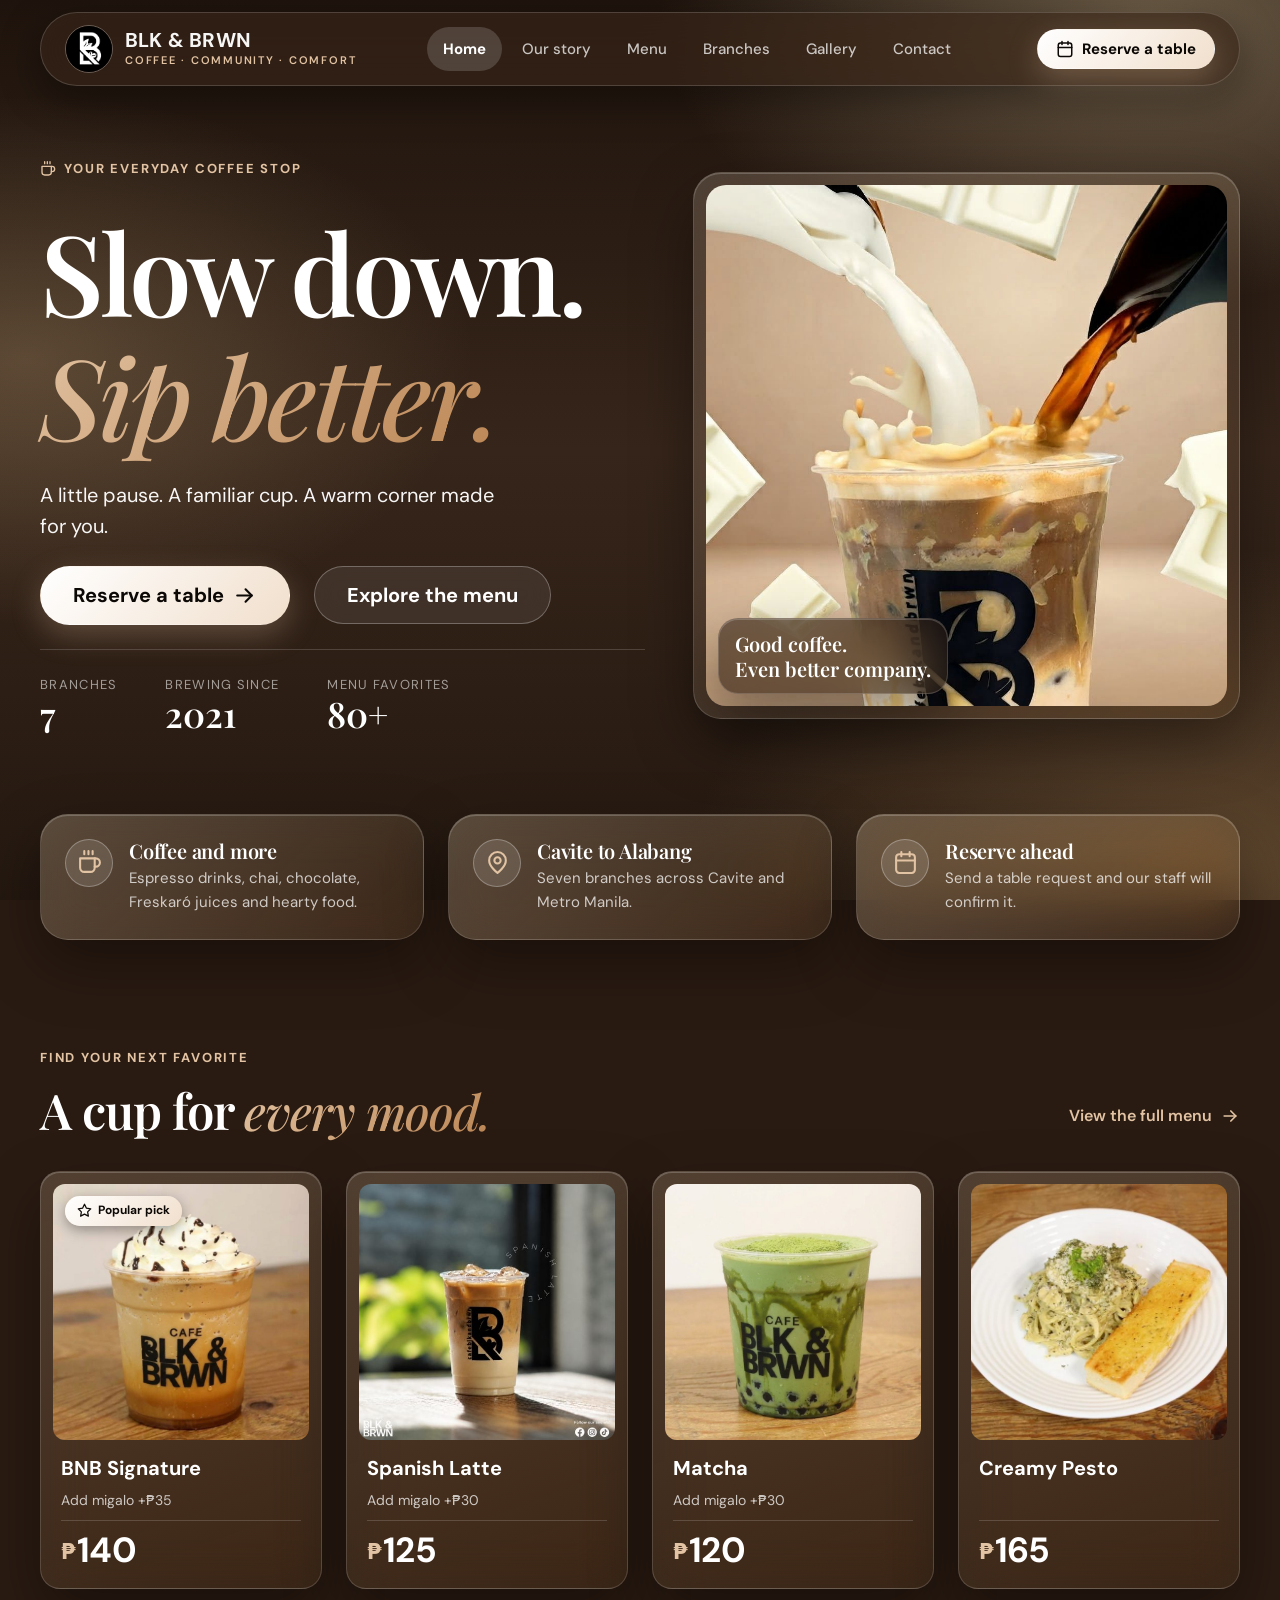
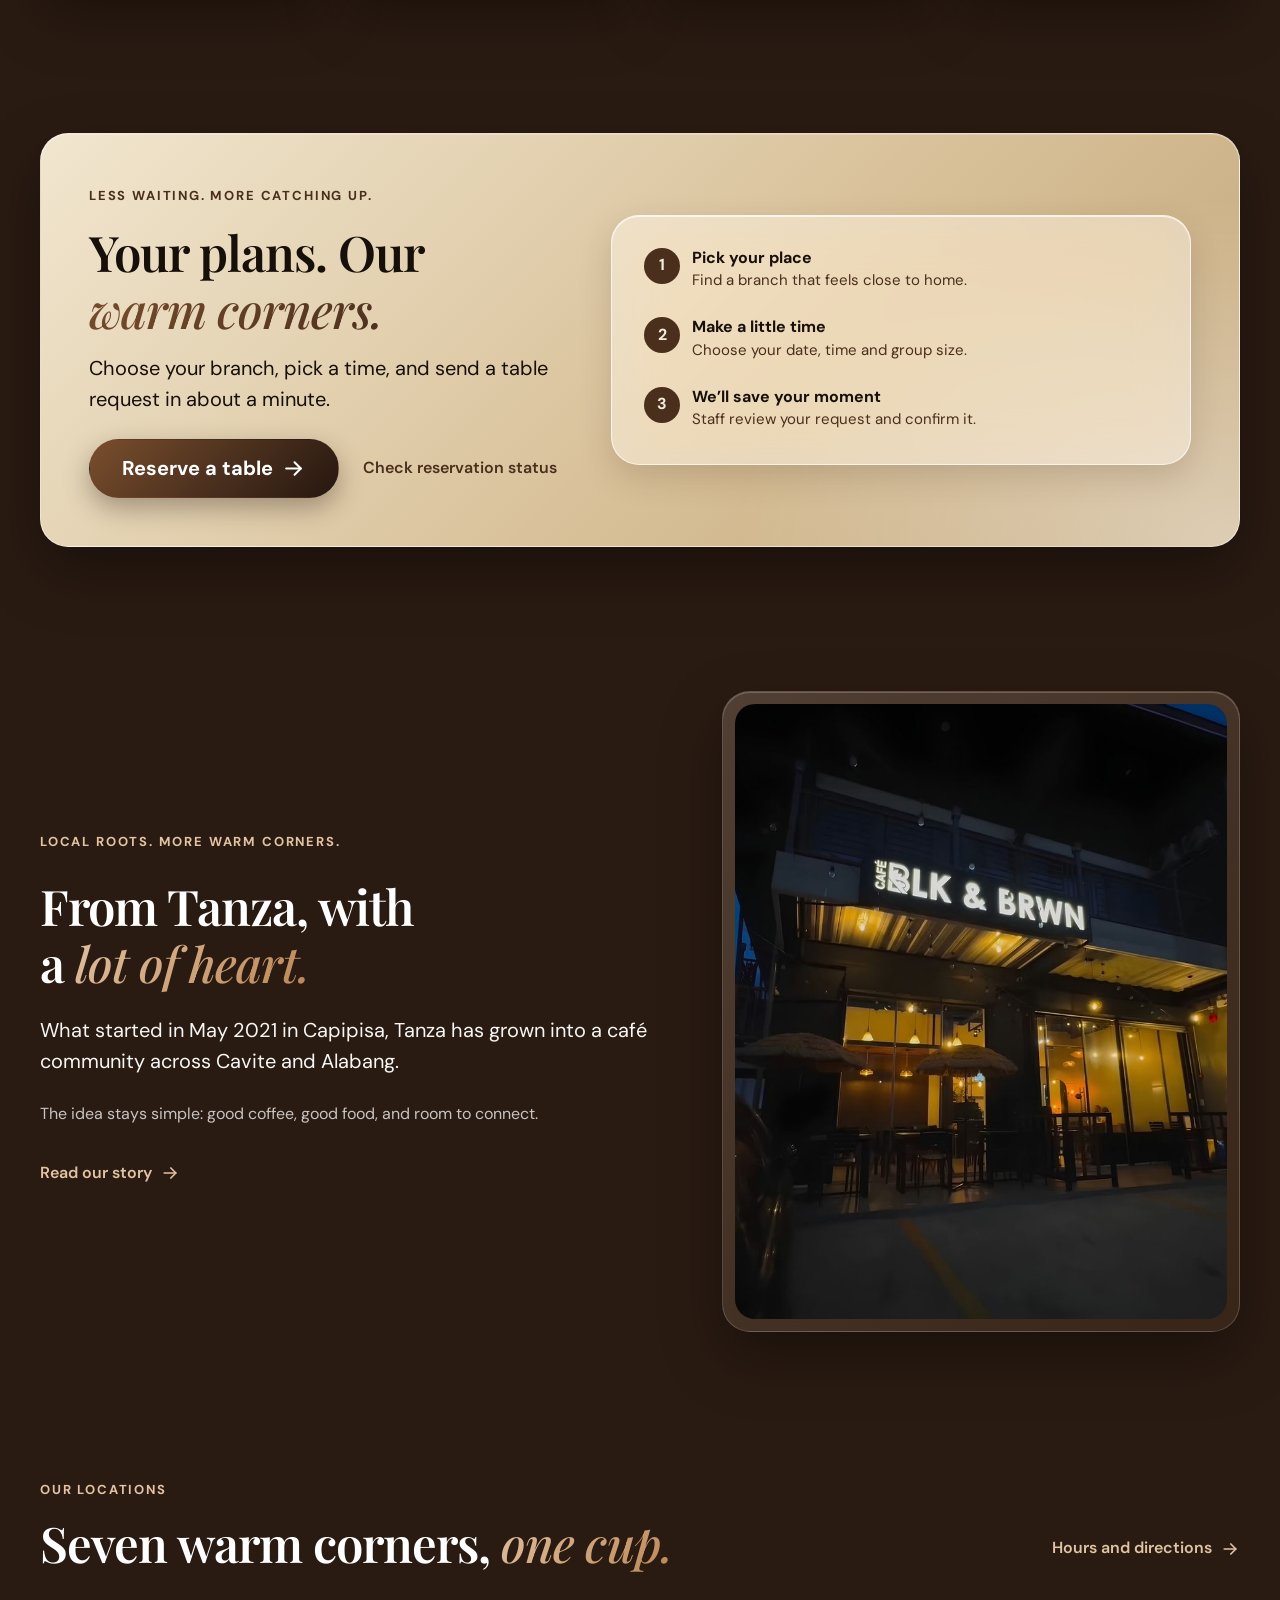
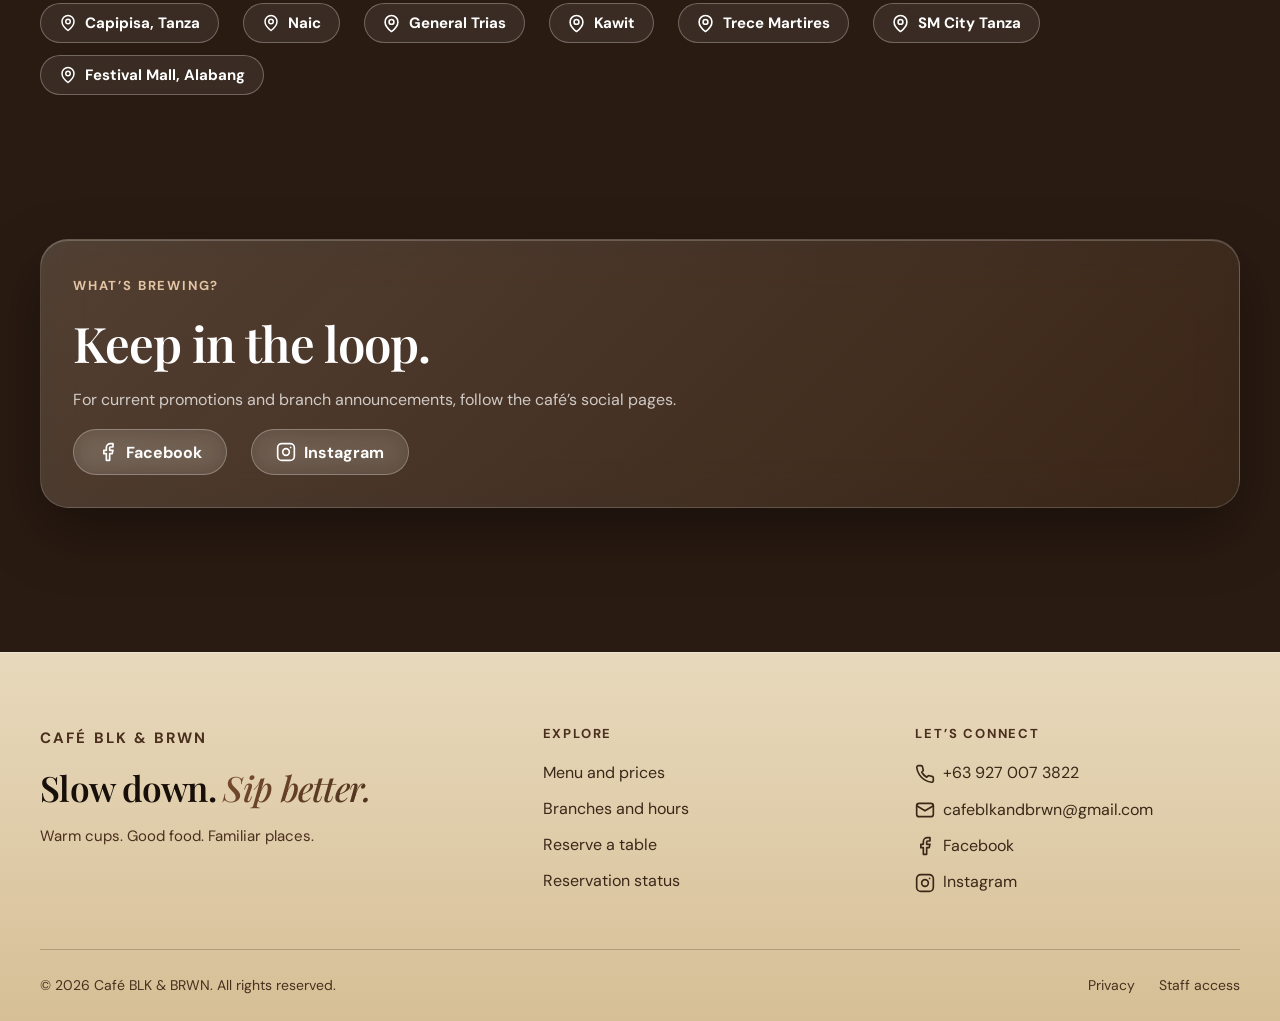
<file: index.html>
<!DOCTYPE html>
<html lang="en">
<head>
  <meta charset="utf-8">
  <meta name="viewport" content="width=device-width, initial-scale=1">
  <title>Café BLK &amp; BRWN | Coffee, food and warm corners</title>
  <meta name="description" content="Café BLK &amp; BRWN: coffee, food and warm corners across Cavite and Alabang. See our menu and prices, find a branch, and reserve a table.">
  <meta name="theme-color" content="#0b0806">
  <meta property="og:type" content="website">
  <meta property="og:title" content="Café BLK &amp; BRWN | Coffee, food and warm corners">
  <meta property="og:description" content="Café BLK &amp; BRWN: coffee, food and warm corners across Cavite and Alabang. See our menu and prices, find a branch, and reserve a table.">
  <meta property="og:image" content="assets/images/hero.jpg">
  <link rel="icon" href="assets/images/logo.jpg">
  <link rel="preload" href="assets/fonts/PlayfairDisplay-SemiBold.ttf" as="font" type="font/ttf" crossorigin>
  <link rel="stylesheet" href="style.css">
</head>
<body>
  <a class="skip-link" href="#main">Skip to content</a>

  <header class="site-header">
    <input class="nav-check" id="nav-check" type="checkbox" aria-label="Show or hide the menu">
    <a class="brand" href="index.html" aria-label="Café BLK &amp; BRWN, home">
      <img src="assets/images/logo.jpg" alt="" width="48" height="48">
      <span>
        <span class="brand__name">BLK &amp; BRWN</span>
        <span class="brand__tag">COFFEE · COMMUNITY · COMFORT</span>
      </span>
    </a>

    <nav class="site-nav" id="site-nav" aria-label="Main navigation">
        <ul>
          <li><a href="index.html" aria-current="page">Home</a></li>
          <li><a href="about.html">Our story</a></li>
          <li><a href="menu.html">Menu</a></li>
          <li><a href="branches.html">Branches</a></li>
          <li><a href="gallery.html">Gallery</a></li>
          <li><a href="contact.html">Contact</a></li>
          <li class="nav-cta"><a class="btn btn--primary btn--sm" href="reserve.html"><span class="icon i-calendar" aria-hidden="true"></span> Reserve a table</a></li>
        </ul>
    </nav>

    <a class="btn btn--primary btn--sm btn--header" href="reserve.html"><span class="icon i-calendar" aria-hidden="true"></span> Reserve a table</a>
    <label class="nav-toggle" for="nav-check">
      <span class="icon i-menu" aria-hidden="true"></span>
      <span class="visually-hidden">Menu</span>
    </label>
  </header>

  <main id="main">
    <section class="hero" aria-labelledby="hero-title">
      <div class="container hero__grid">
        <div class="hero__copy">
          <p class="eyebrow"><span class="icon i-coffee" aria-hidden="true"></span> Your everyday coffee stop</p>
          <h1 id="hero-title">Slow down.<br><span class="accent">Sip better.</span></h1>
          <p class="lead">A little pause. A familiar cup. A warm corner made for you.</p>
          <div class="cluster">
            <a class="btn btn--primary btn--lg" href="reserve.html">Reserve a table <span class="icon i-arrow-right" aria-hidden="true"></span></a>
            <a class="btn btn--secondary btn--lg" href="menu.html">Explore the menu</a>
          </div>
          <dl class="hero__stats">
            <div><dt>Branches</dt><dd>7</dd></div>
            <div><dt>Brewing since</dt><dd>2021</dd></div>
            <div><dt>Menu favorites</dt><dd>80+</dd></div>
          </dl>
        </div>
        <figure class="hero__media glass">
          <img src="assets/images/hero.jpg" alt="Milk and espresso pouring into an iced coffee in a BLK &amp; BRWN cup" width="1024" height="1024">
          <figcaption class="hero__caption glass">
            <p>Good coffee.<br>Even better company.</p>
          </figcaption>
        </figure>
      </div>
    </section>

    <section class="container section--tight" aria-label="Why visit">
      <ul class="facts">
        <li class="fact glass">
          <span class="icon-badge"><span class="icon i-coffee" aria-hidden="true"></span></span>
          <div><h3>Coffee and more</h3><p>Espresso drinks, chai, chocolate, Freskaró juices and hearty food.</p></div>
        </li>
        <li class="fact glass">
          <span class="icon-badge"><span class="icon i-map-pin" aria-hidden="true"></span></span>
          <div><h3>Cavite to Alabang</h3><p>Seven branches across Cavite and Metro Manila.</p></div>
        </li>
        <li class="fact glass">
          <span class="icon-badge"><span class="icon i-calendar" aria-hidden="true"></span></span>
          <div><h3>Reserve ahead</h3><p>Send a table request and our staff will confirm it.</p></div>
        </li>
      </ul>
    </section>

    <section class="container section" aria-labelledby="picks-title">
      <div class="section-head">
        <div class="stack">
          <p class="eyebrow">Find your next favorite</p>
          <h2 id="picks-title">A cup for <span class="accent">every mood.</span></h2>
        </div>
        <a class="text-link" href="menu.html">View the full menu <span class="icon i-arrow-right" aria-hidden="true"></span></a>
      </div>
      <ul class="menu-grid">
            <li>
              <article class="menu-card glass">
                <div class="menu-card__photo">
                  <img src="assets/images/menu/kape-series/bnb_signature_kape.jpg" alt="BNB Signature" width="360" height="360" loading="lazy">
                  <span class="badge"><span class="icon i-star" aria-hidden="true"></span> Popular pick</span>
                </div>
                <div class="menu-card__body">
                  <h3>BNB Signature</h3>
                  <p class="menu-card__note">Add migalo +₱35</p>
                  <p class="price"><span class="price__currency">₱</span>140</p>
                </div>
              </article>
            </li>
            <li>
              <article class="menu-card glass">
                <div class="menu-card__photo">
                  <img src="assets/images/menu/over-ice-series/spanish_latte.jpg" alt="Spanish Latte" width="360" height="360" loading="lazy">
                  
                </div>
                <div class="menu-card__body">
                  <h3>Spanish Latte</h3>
                  <p class="menu-card__note">Add migalo +₱30</p>
                  <p class="price"><span class="price__currency">₱</span>125</p>
                </div>
              </article>
            </li>
            <li>
              <article class="menu-card glass">
                <div class="menu-card__photo">
                  <img src="assets/images/menu/chai-blend/matcha.jpg" alt="Matcha" width="360" height="360" loading="lazy">
                  
                </div>
                <div class="menu-card__body">
                  <h3>Matcha</h3>
                  <p class="menu-card__note">Add migalo +₱30</p>
                  <p class="price"><span class="price__currency">₱</span>120</p>
                </div>
              </article>
            </li>
            <li>
              <article class="menu-card glass">
                <div class="menu-card__photo">
                  <img src="assets/images/menu/food-snacks/creamy_pesto.jpg" alt="Creamy Pesto" width="360" height="360" loading="lazy">
                  
                </div>
                <div class="menu-card__body">
                  <h3>Creamy Pesto</h3>
                  
                  <p class="price"><span class="price__currency">₱</span>165</p>
                </div>
              </article>
            </li>
      </ul>
    </section>

    <section class="container section" aria-labelledby="how-title">
      <div class="band how">
        <div class="stack">
          <p class="eyebrow">Less waiting. More catching up.</p>
          <h2 id="how-title">Your plans. Our <span class="accent">warm corners.</span></h2>
          <p class="lead">Choose your branch, pick a time, and send a table request in about a minute.</p>
          <div class="cluster">
            <a class="btn btn--primary btn--lg" href="reserve.html">Reserve a table <span class="icon i-arrow-right" aria-hidden="true"></span></a>
            <a class="text-link" href="track.html">Check reservation status</a>
          </div>
        </div>
        <div class="glass">
          <ol class="steps" style="--count: 3">
            <li class="steps__item"><div><strong>Pick your place</strong><span>Find a branch that feels close to home.</span></div></li>
            <li class="steps__item"><div><strong>Make a little time</strong><span>Choose your date, time and group size.</span></div></li>
            <li class="steps__item"><div><strong>We’ll save your moment</strong><span>Staff review your request and confirm it.</span></div></li>
          </ol>
        </div>
      </div>
    </section>

    <section class="container section" aria-labelledby="story-title">
      <div class="split">
        <div class="stack--lg">
          <p class="eyebrow">Local roots. More warm corners.</p>
          <h2 id="story-title">From Tanza, with a <span class="accent">lot of heart.</span></h2>
          <p class="lead">What started in May 2021 in Capipisa, Tanza has grown into a café community across Cavite and Alabang.</p>
          <p>The idea stays simple: good coffee, good food, and room to connect.</p>
          <a class="text-link" href="about.html">Read our story <span class="icon i-arrow-right" aria-hidden="true"></span></a>
        </div>
        <figure class="glass photo-frame">
          <img src="assets/images/gallery/gallery5.jpg" alt="The Café BLK &amp; BRWN storefront lit up at night" width="1000" height="664" loading="lazy">
        </figure>
      </div>
    </section>

    <section class="container section" aria-labelledby="branches-title">
      <div class="section-head">
        <div class="stack">
          <p class="eyebrow">Our locations</p>
          <h2 id="branches-title">Seven warm corners, <span class="accent">one cup.</span></h2>
        </div>
        <a class="text-link" href="branches.html">Hours and directions <span class="icon i-arrow-right" aria-hidden="true"></span></a>
      </div>
      <ul class="cluster">
          <li><a class="btn btn--secondary btn--sm" href="reserve.html"><span class="icon i-map-pin" aria-hidden="true"></span> Capipisa, Tanza</a></li>
          <li><a class="btn btn--secondary btn--sm" href="reserve.html"><span class="icon i-map-pin" aria-hidden="true"></span> Naic</a></li>
          <li><a class="btn btn--secondary btn--sm" href="reserve.html"><span class="icon i-map-pin" aria-hidden="true"></span> General Trias</a></li>
          <li><a class="btn btn--secondary btn--sm" href="reserve.html"><span class="icon i-map-pin" aria-hidden="true"></span> Kawit</a></li>
          <li><a class="btn btn--secondary btn--sm" href="reserve.html"><span class="icon i-map-pin" aria-hidden="true"></span> Trece Martires</a></li>
          <li><a class="btn btn--secondary btn--sm" href="reserve.html"><span class="icon i-map-pin" aria-hidden="true"></span> SM City Tanza</a></li>
          <li><a class="btn btn--secondary btn--sm" href="reserve.html"><span class="icon i-map-pin" aria-hidden="true"></span> Festival Mall, Alabang</a></li>
      </ul>
    </section>

    <section class="container section" aria-labelledby="loop-title">
      <div class="glass card">
        <p class="eyebrow">What’s brewing?</p>
        <h2 id="loop-title">Keep in the loop.</h2>
        <p>For current promotions and branch announcements, follow the café’s social pages.</p>
        <div class="cluster">
          <a class="btn btn--secondary" href="https://web.facebook.com/cafeblkandbrwn" target="_blank" rel="noopener"><span class="icon i-facebook" aria-hidden="true"></span> Facebook</a>
          <a class="btn btn--secondary" href="https://www.instagram.com/cafeblkandbrwn/" target="_blank" rel="noopener"><span class="icon i-instagram" aria-hidden="true"></span> Instagram</a>
        </div>
      </div>
    </section>
  </main>

  <footer class="site-footer">
    <div class="container">
      <div class="footer-grid">
        <div class="stack">
          <p class="eyebrow">Café BLK &amp; BRWN</p>
          <h2>Slow down. <span class="accent">Sip better.</span></h2>
          <p>Warm cups. Good food. Familiar places.</p>
        </div>
        <nav aria-label="Explore">
          <h3>Explore</h3>
          <ul>
            <li><a href="menu.html">Menu and prices</a></li>
            <li><a href="branches.html">Branches and hours</a></li>
            <li><a href="reserve.html">Reserve a table</a></li>
            <li><a href="track.html">Reservation status</a></li>
          </ul>
        </nav>
        <div>
          <h3>Let’s connect</h3>
          <ul>
            <li><a href="tel:+639270073822"><span class="icon i-phone" aria-hidden="true"></span> +63 927 007 3822</a></li>
            <li><a href="mailto:cafeblkandbrwn@gmail.com"><span class="icon i-mail" aria-hidden="true"></span> cafeblkandbrwn@gmail.com</a></li>
            <li><a href="https://web.facebook.com/cafeblkandbrwn" target="_blank" rel="noopener"><span class="icon i-facebook" aria-hidden="true"></span> Facebook</a></li>
            <li><a href="https://www.instagram.com/cafeblkandbrwn/" target="_blank" rel="noopener"><span class="icon i-instagram" aria-hidden="true"></span> Instagram</a></li>
          </ul>
        </div>
      </div>
      <div class="footer-bottom">
        <span>© 2026 Café BLK &amp; BRWN. All rights reserved.</span>
        <ul>
          <li><a href="privacy.html">Privacy</a></li>
          <li><a href="staff.html">Staff access</a></li>
        </ul>
      </div>
    </div>
  </footer>
</body>
</html>
</file>
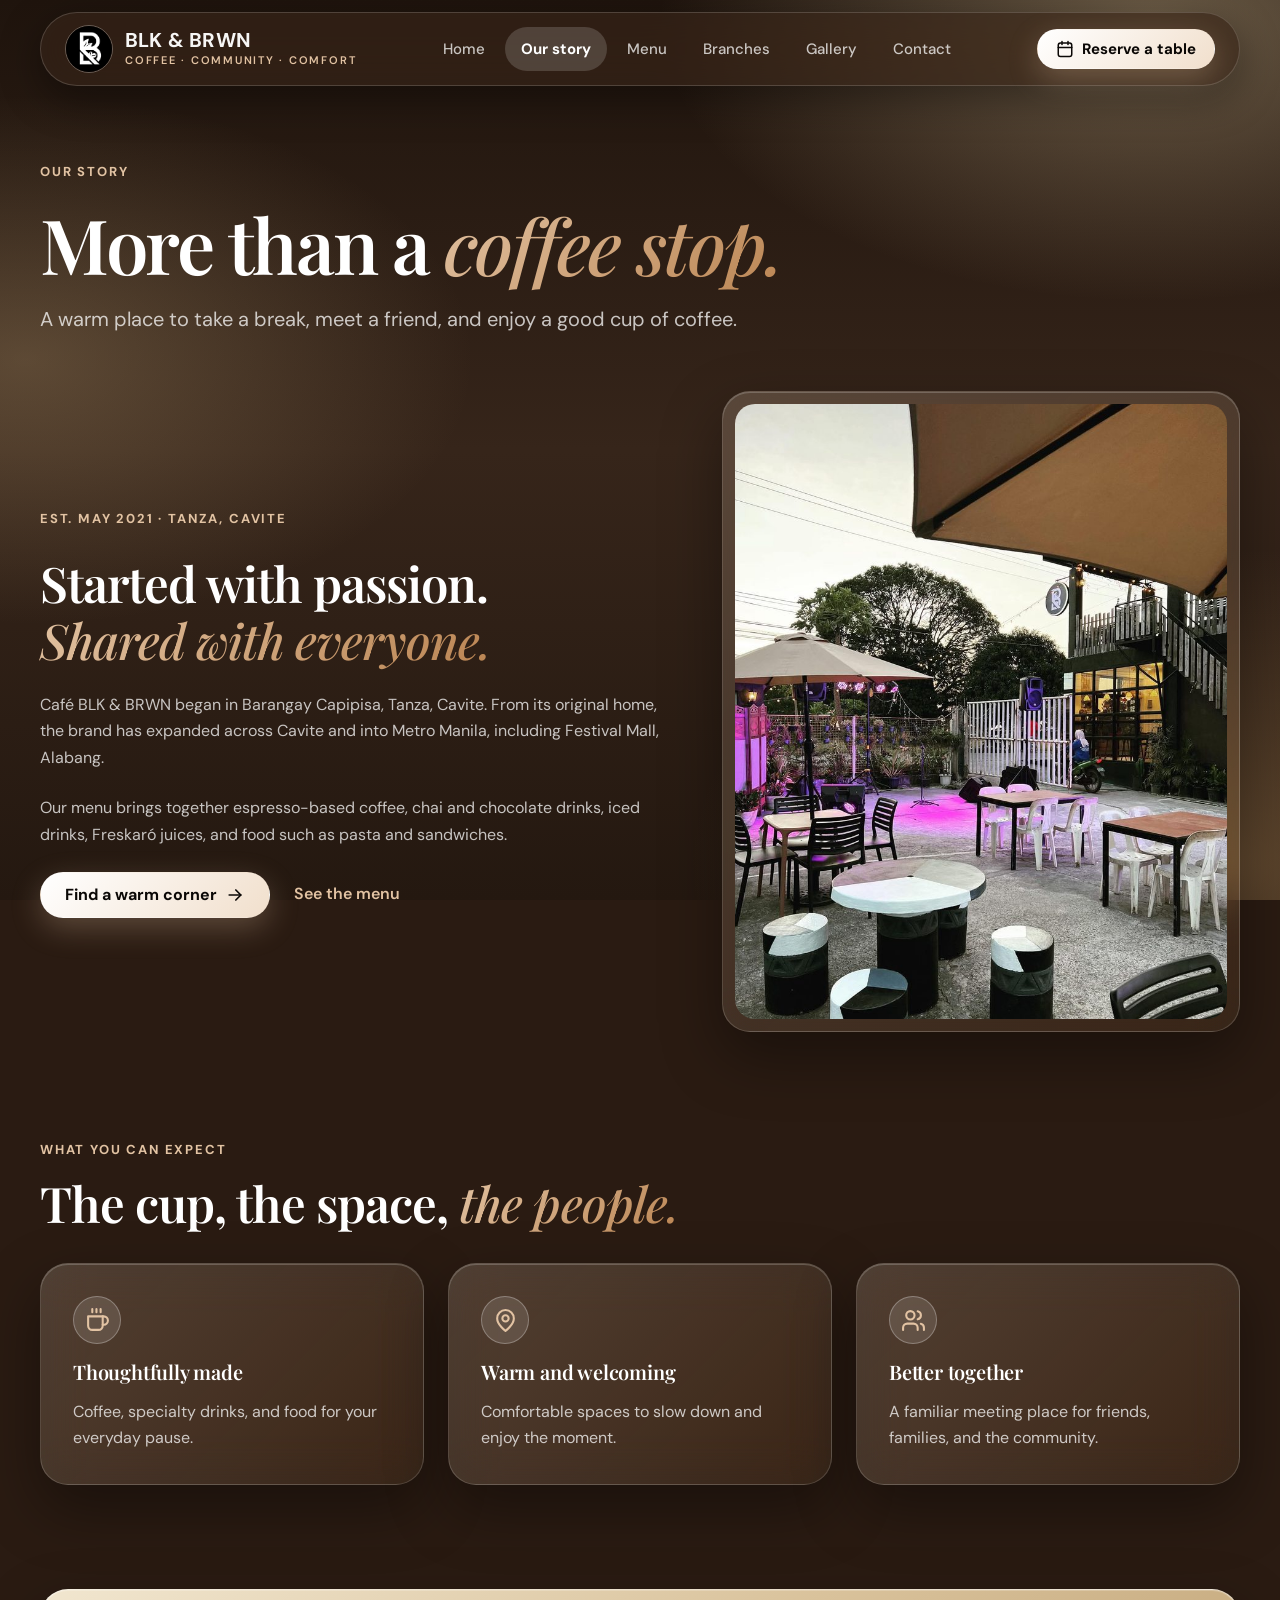
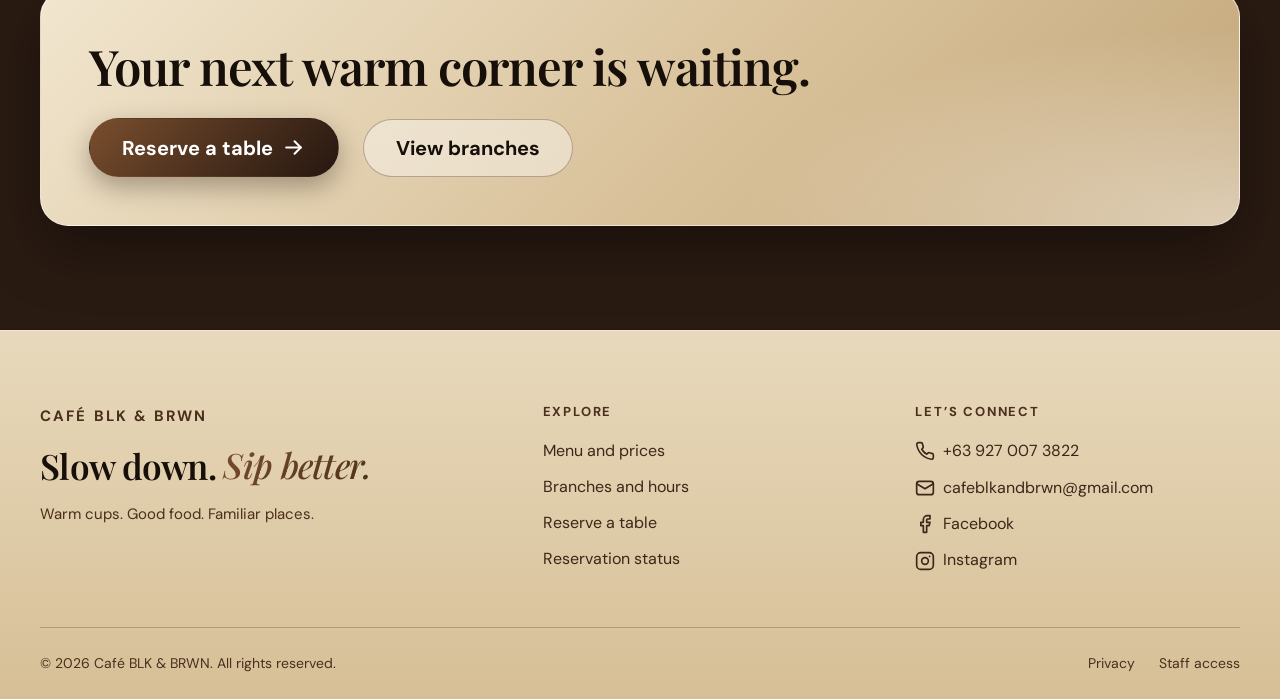
<file: about.html>
<!DOCTYPE html>
<html lang="en">
<head>
  <meta charset="utf-8">
  <meta name="viewport" content="width=device-width, initial-scale=1">
  <title>Our story | Café BLK &amp; BRWN</title>
  <meta name="description" content="The story of Café BLK &amp; BRWN: from Barangay Capipisa, Tanza in May 2021 to seven branches across Cavite and Metro Manila.">
  <meta name="theme-color" content="#0b0806">
  <meta property="og:type" content="website">
  <meta property="og:title" content="Our story | Café BLK &amp; BRWN">
  <meta property="og:description" content="The story of Café BLK &amp; BRWN: from Barangay Capipisa, Tanza in May 2021 to seven branches across Cavite and Metro Manila.">
  <meta property="og:image" content="assets/images/hero.jpg">
  <link rel="icon" href="assets/images/logo.jpg">
  <link rel="preload" href="assets/fonts/PlayfairDisplay-SemiBold.ttf" as="font" type="font/ttf" crossorigin>
  <link rel="stylesheet" href="style.css">
</head>
<body>
  <a class="skip-link" href="#main">Skip to content</a>

  <header class="site-header">
    <input class="nav-check" id="nav-check" type="checkbox" aria-label="Show or hide the menu">
    <a class="brand" href="index.html" aria-label="Café BLK &amp; BRWN, home">
      <img src="assets/images/logo.jpg" alt="" width="48" height="48">
      <span>
        <span class="brand__name">BLK &amp; BRWN</span>
        <span class="brand__tag">COFFEE · COMMUNITY · COMFORT</span>
      </span>
    </a>

    <nav class="site-nav" id="site-nav" aria-label="Main navigation">
        <ul>
          <li><a href="index.html">Home</a></li>
          <li><a href="about.html" aria-current="page">Our story</a></li>
          <li><a href="menu.html">Menu</a></li>
          <li><a href="branches.html">Branches</a></li>
          <li><a href="gallery.html">Gallery</a></li>
          <li><a href="contact.html">Contact</a></li>
          <li class="nav-cta"><a class="btn btn--primary btn--sm" href="reserve.html"><span class="icon i-calendar" aria-hidden="true"></span> Reserve a table</a></li>
        </ul>
    </nav>

    <a class="btn btn--primary btn--sm btn--header" href="reserve.html"><span class="icon i-calendar" aria-hidden="true"></span> Reserve a table</a>
    <label class="nav-toggle" for="nav-check">
      <span class="icon i-menu" aria-hidden="true"></span>
      <span class="visually-hidden">Menu</span>
    </label>
  </header>

  <main id="main">
    <header class="container page-intro">
      <div class="stack">
        <p class="eyebrow">Our story</p>
        <h1>More than a <span class="accent">coffee stop.</span></h1>
        <p class="lead">A warm place to take a break, meet a friend, and enjoy a good cup of coffee.</p>
      </div>
    </header>

    <section class="container section--tight" aria-labelledby="start-title">
      <div class="split">
        <div class="stack--lg">
          <p class="eyebrow">Est. May 2021 · Tanza, Cavite</p>
          <h2 id="start-title">Started with passion. <span class="accent">Shared with everyone.</span></h2>
          <p>Café BLK &amp; BRWN began in Barangay Capipisa, Tanza, Cavite. From its original home, the brand has expanded across Cavite and into Metro Manila, including Festival Mall, Alabang.</p>
          <p>Our menu brings together espresso-based coffee, chai and chocolate drinks, iced drinks, Freskaró juices, and food such as pasta and sandwiches.</p>
          <div class="cluster">
            <a class="btn btn--primary" href="branches.html">Find a warm corner <span class="icon i-arrow-right" aria-hidden="true"></span></a>
            <a class="text-link" href="menu.html">See the menu</a>
          </div>
        </div>
        <figure class="glass photo-frame">
          <img src="assets/images/gallery/gallery2.jpg" alt="Outdoor seating area at a Café BLK &amp; BRWN branch in the evening" width="800" height="1000" loading="lazy">
        </figure>
      </div>
    </section>

    <section class="container section" aria-labelledby="pillars-title">
      <div class="section-head">
        <div class="stack">
          <p class="eyebrow">What you can expect</p>
          <h2 id="pillars-title">The cup, the space, <span class="accent">the people.</span></h2>
        </div>
      </div>
      <ul class="grid grid--3">
        <li class="glass card">
          <span class="icon-badge"><span class="icon i-coffee" aria-hidden="true"></span></span>
          <h3>Thoughtfully made</h3>
          <p>Coffee, specialty drinks, and food for your everyday pause.</p>
        </li>
        <li class="glass card">
          <span class="icon-badge"><span class="icon i-map-pin" aria-hidden="true"></span></span>
          <h3>Warm and welcoming</h3>
          <p>Comfortable spaces to slow down and enjoy the moment.</p>
        </li>
        <li class="glass card">
          <span class="icon-badge"><span class="icon i-users" aria-hidden="true"></span></span>
          <h3>Better together</h3>
          <p>A familiar meeting place for friends, families, and the community.</p>
        </li>
      </ul>
    </section>

    <section class="container section--tight" aria-labelledby="cta-title">
      <div class="band">
        <h2 id="cta-title">Your next warm corner is waiting.</h2>
        <div class="cluster">
          <a class="btn btn--primary btn--lg" href="reserve.html">Reserve a table <span class="icon i-arrow-right" aria-hidden="true"></span></a>
          <a class="btn btn--secondary btn--lg" href="branches.html">View branches</a>
        </div>
      </div>
    </section>
  </main>

  <footer class="site-footer">
    <div class="container">
      <div class="footer-grid">
        <div class="stack">
          <p class="eyebrow">Café BLK &amp; BRWN</p>
          <h2>Slow down. <span class="accent">Sip better.</span></h2>
          <p>Warm cups. Good food. Familiar places.</p>
        </div>
        <nav aria-label="Explore">
          <h3>Explore</h3>
          <ul>
            <li><a href="menu.html">Menu and prices</a></li>
            <li><a href="branches.html">Branches and hours</a></li>
            <li><a href="reserve.html">Reserve a table</a></li>
            <li><a href="track.html">Reservation status</a></li>
          </ul>
        </nav>
        <div>
          <h3>Let’s connect</h3>
          <ul>
            <li><a href="tel:+639270073822"><span class="icon i-phone" aria-hidden="true"></span> +63 927 007 3822</a></li>
            <li><a href="mailto:cafeblkandbrwn@gmail.com"><span class="icon i-mail" aria-hidden="true"></span> cafeblkandbrwn@gmail.com</a></li>
            <li><a href="https://web.facebook.com/cafeblkandbrwn" target="_blank" rel="noopener"><span class="icon i-facebook" aria-hidden="true"></span> Facebook</a></li>
            <li><a href="https://www.instagram.com/cafeblkandbrwn/" target="_blank" rel="noopener"><span class="icon i-instagram" aria-hidden="true"></span> Instagram</a></li>
          </ul>
        </div>
      </div>
      <div class="footer-bottom">
        <span>© 2026 Café BLK &amp; BRWN. All rights reserved.</span>
        <ul>
          <li><a href="privacy.html">Privacy</a></li>
          <li><a href="staff.html">Staff access</a></li>
        </ul>
      </div>
    </div>
  </footer>
</body>
</html>
</file>
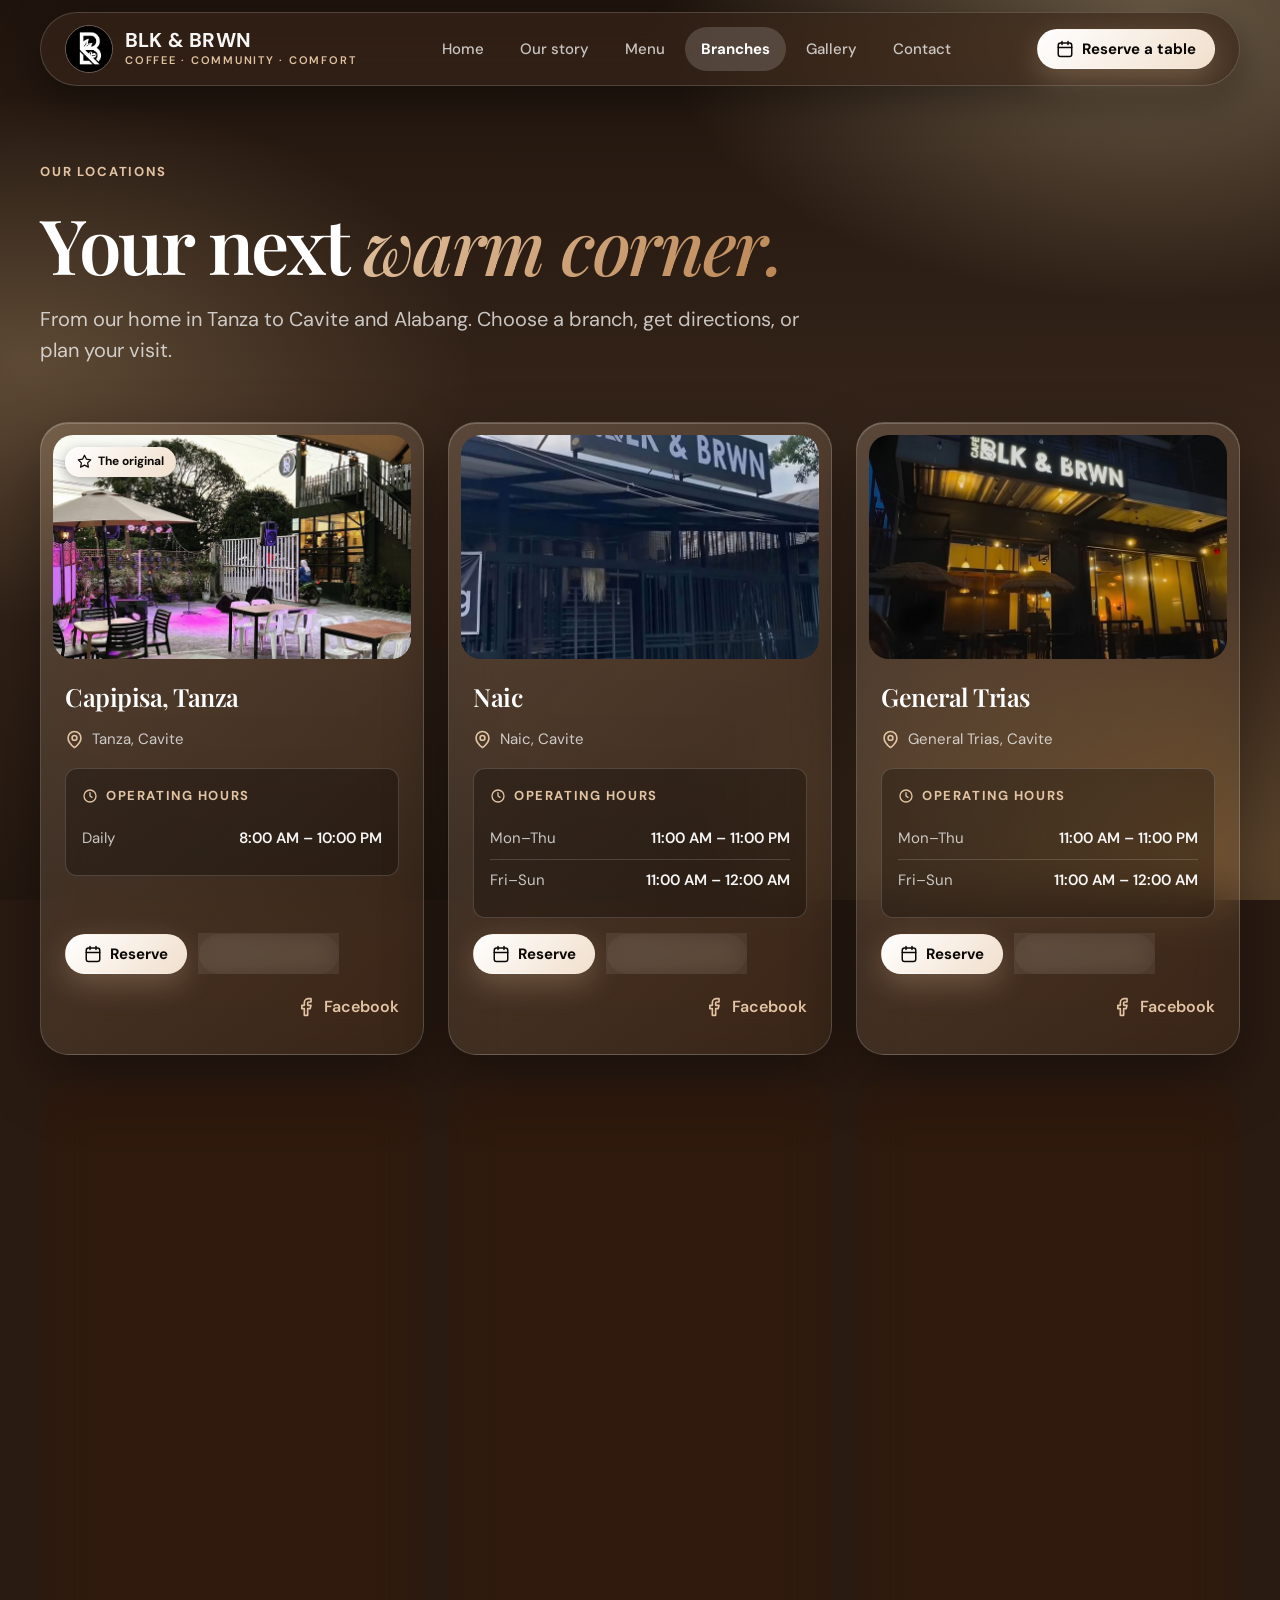
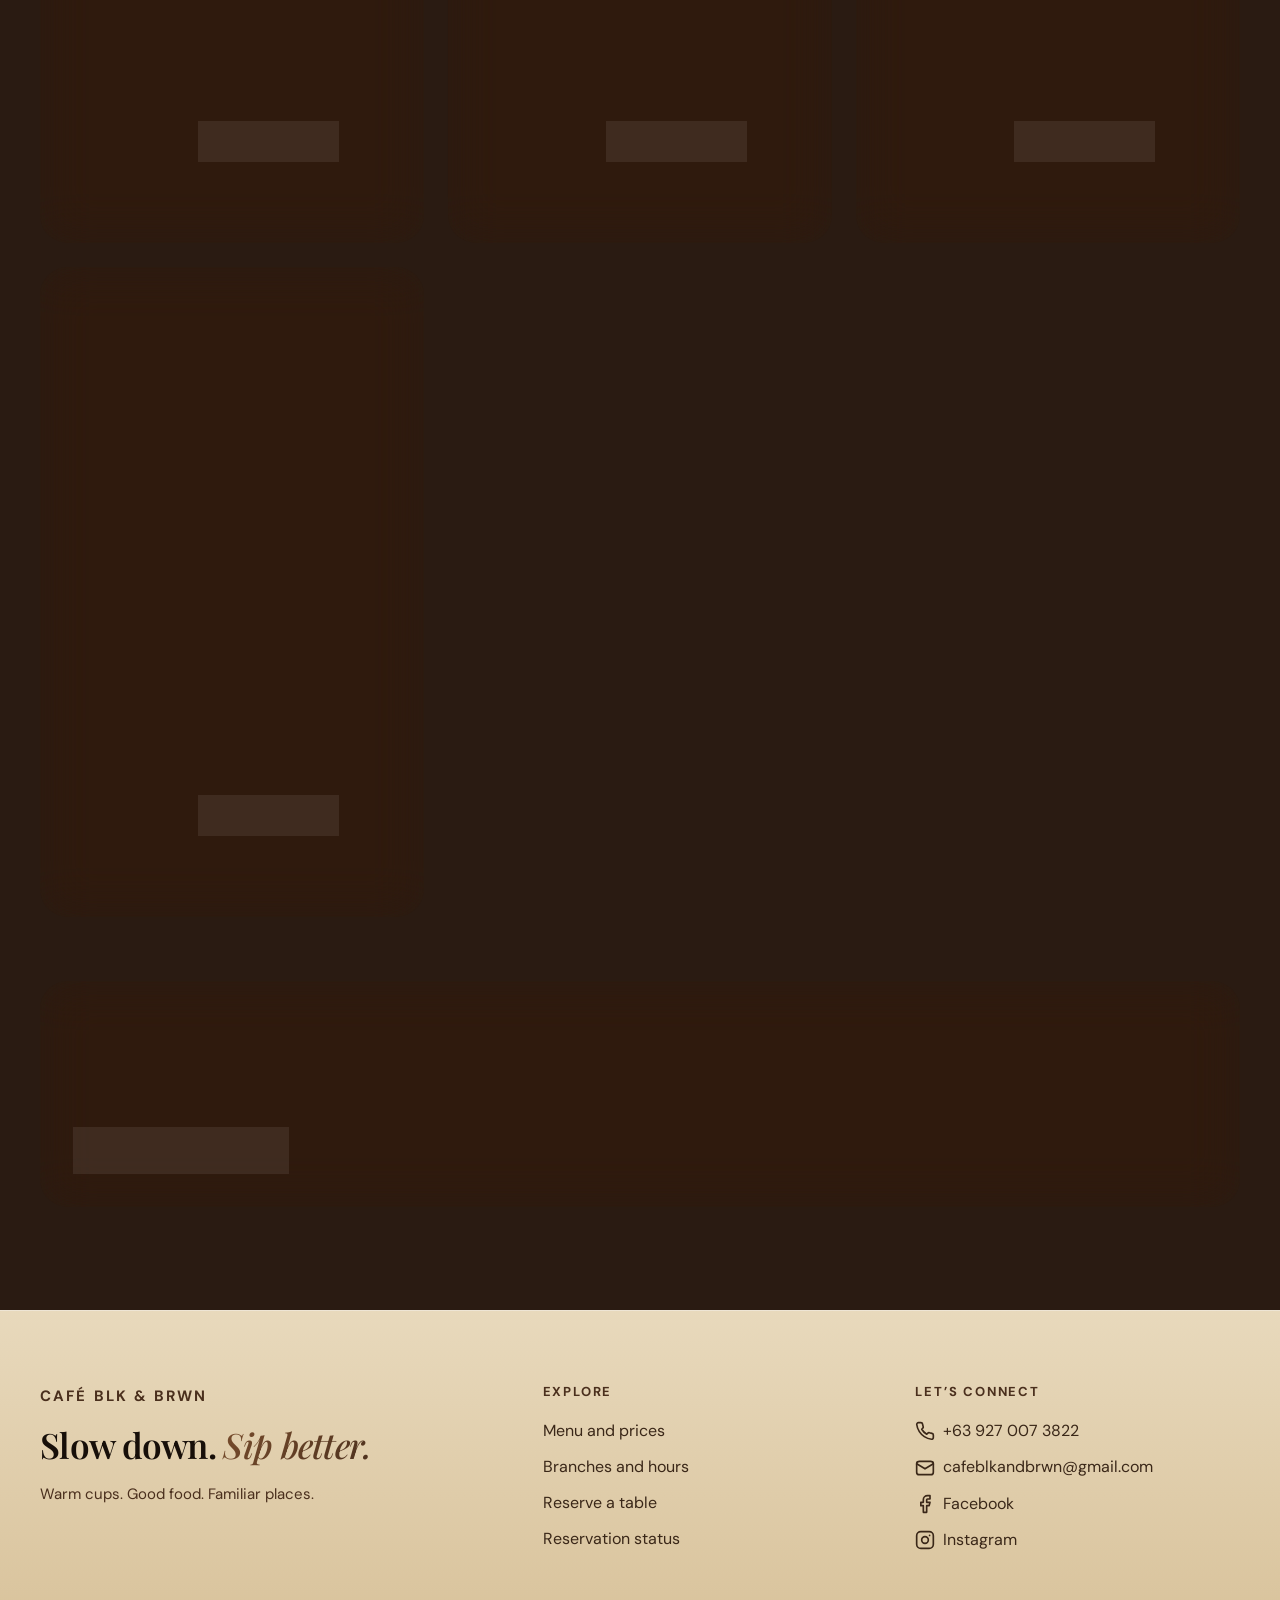
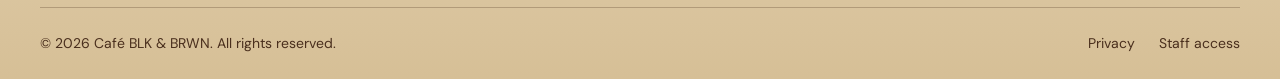
<file: branches.html>
<!DOCTYPE html>
<html lang="en">
<head>
  <meta charset="utf-8">
  <meta name="viewport" content="width=device-width, initial-scale=1">
  <title>Branches and hours | Café BLK &amp; BRWN</title>
  <meta name="description" content="Find a Café BLK &amp; BRWN branch in Tanza, Naic, General Trias, Kawit, Trece Martires and Alabang. See operating hours, get directions and reserve a table.">
  <meta name="theme-color" content="#0b0806">
  <meta property="og:type" content="website">
  <meta property="og:title" content="Branches and hours | Café BLK &amp; BRWN">
  <meta property="og:description" content="Find a Café BLK &amp; BRWN branch in Tanza, Naic, General Trias, Kawit, Trece Martires and Alabang. See operating hours, get directions and reserve a table.">
  <meta property="og:image" content="assets/images/hero.jpg">
  <link rel="icon" href="assets/images/logo.jpg">
  <link rel="preload" href="assets/fonts/PlayfairDisplay-SemiBold.ttf" as="font" type="font/ttf" crossorigin>
  <link rel="stylesheet" href="style.css">
</head>
<body>
  <a class="skip-link" href="#main">Skip to content</a>

  <header class="site-header">
    <input class="nav-check" id="nav-check" type="checkbox" aria-label="Show or hide the menu">
    <a class="brand" href="index.html" aria-label="Café BLK &amp; BRWN, home">
      <img src="assets/images/logo.jpg" alt="" width="48" height="48">
      <span>
        <span class="brand__name">BLK &amp; BRWN</span>
        <span class="brand__tag">COFFEE · COMMUNITY · COMFORT</span>
      </span>
    </a>

    <nav class="site-nav" id="site-nav" aria-label="Main navigation">
        <ul>
          <li><a href="index.html">Home</a></li>
          <li><a href="about.html">Our story</a></li>
          <li><a href="menu.html">Menu</a></li>
          <li><a href="branches.html" aria-current="page">Branches</a></li>
          <li><a href="gallery.html">Gallery</a></li>
          <li><a href="contact.html">Contact</a></li>
          <li class="nav-cta"><a class="btn btn--primary btn--sm" href="reserve.html"><span class="icon i-calendar" aria-hidden="true"></span> Reserve a table</a></li>
        </ul>
    </nav>

    <a class="btn btn--primary btn--sm btn--header" href="reserve.html"><span class="icon i-calendar" aria-hidden="true"></span> Reserve a table</a>
    <label class="nav-toggle" for="nav-check">
      <span class="icon i-menu" aria-hidden="true"></span>
      <span class="visually-hidden">Menu</span>
    </label>
  </header>

  <main id="main">
    <header class="container page-intro">
      <div class="stack">
        <p class="eyebrow">Our locations</p>
        <h1>Your next <span class="accent">warm corner.</span></h1>
        <p class="lead">From our home in Tanza to Cavite and Alabang. Choose a branch, get directions, or plan your visit.</p>
      </div>
    </header>

    <section class="container section--tight" aria-label="Branches">
      <ul class="branch-grid">
        <li>
          <article class="branch-card glass" aria-labelledby="b-capipisa">
            <div class="branch-card__photo">
              <img src="assets/images/branches/capipisa_tanza.jpg" alt="Capipisa, Tanza branch" width="900" height="563" loading="lazy">
              <span class="badge"><span class="icon i-star" aria-hidden="true"></span> The original</span>
            </div>
            <div class="branch-card__body">
              <div class="stack">
                <h2 id="b-capipisa" class="heading-md">Capipisa, Tanza</h2>
                <p class="branch-card__place"><span class="icon i-map-pin" aria-hidden="true"></span> Tanza, Cavite</p>
              </div>
              <div class="hours">
                <p class="hours__title"><span class="icon i-clock" aria-hidden="true"></span> Operating hours</p>
                <dl>
              <div><dt>Daily</dt><dd>8:00 AM – 10:00 PM</dd></div>
                </dl>
              </div>
              <div class="branch-card__actions">
                <a class="btn btn--primary btn--sm" href="reserve.html"><span class="icon i-calendar" aria-hidden="true"></span> Reserve</a>
                <a class="btn btn--secondary btn--sm" href="https://www.google.com/maps/search/?api=1&amp;query=Cafe%20BLK%20and%20BRWN%20Capipisa%2C%20Tanza%20Tanza%2C%20Cavite" target="_blank" rel="noopener"><span class="icon i-map-pin" aria-hidden="true"></span> Directions</a>
                <a class="text-link" href="https://web.facebook.com/cafeblkandbrwn" target="_blank" rel="noopener"><span class="icon i-facebook" aria-hidden="true"></span> Facebook</a>
              </div>
            </div>
          </article>
        </li>
        <li>
          <article class="branch-card glass" aria-labelledby="b-naic">
            <div class="branch-card__photo">
              <img src="assets/images/branches/naic.jpg" alt="Naic branch" width="900" height="563" loading="lazy">
              
            </div>
            <div class="branch-card__body">
              <div class="stack">
                <h2 id="b-naic" class="heading-md">Naic</h2>
                <p class="branch-card__place"><span class="icon i-map-pin" aria-hidden="true"></span> Naic, Cavite</p>
              </div>
              <div class="hours">
                <p class="hours__title"><span class="icon i-clock" aria-hidden="true"></span> Operating hours</p>
                <dl>
              <div><dt>Mon–Thu</dt><dd>11:00 AM – 11:00 PM</dd></div>
              <div><dt>Fri–Sun</dt><dd>11:00 AM – 12:00 AM</dd></div>
                </dl>
              </div>
              <div class="branch-card__actions">
                <a class="btn btn--primary btn--sm" href="reserve.html"><span class="icon i-calendar" aria-hidden="true"></span> Reserve</a>
                <a class="btn btn--secondary btn--sm" href="https://www.google.com/maps/search/?api=1&amp;query=Cafe%20BLK%20and%20BRWN%20Naic%20Naic%2C%20Cavite" target="_blank" rel="noopener"><span class="icon i-map-pin" aria-hidden="true"></span> Directions</a>
                <a class="text-link" href="https://web.facebook.com/profile.php?id=61578167730025" target="_blank" rel="noopener"><span class="icon i-facebook" aria-hidden="true"></span> Facebook</a>
              </div>
            </div>
          </article>
        </li>
        <li>
          <article class="branch-card glass" aria-labelledby="b-general-trias">
            <div class="branch-card__photo">
              <img src="assets/images/branches/general_trias.jpg" alt="General Trias branch" width="900" height="563" loading="lazy">
              
            </div>
            <div class="branch-card__body">
              <div class="stack">
                <h2 id="b-general-trias" class="heading-md">General Trias</h2>
                <p class="branch-card__place"><span class="icon i-map-pin" aria-hidden="true"></span> General Trias, Cavite</p>
              </div>
              <div class="hours">
                <p class="hours__title"><span class="icon i-clock" aria-hidden="true"></span> Operating hours</p>
                <dl>
              <div><dt>Mon–Thu</dt><dd>11:00 AM – 11:00 PM</dd></div>
              <div><dt>Fri–Sun</dt><dd>11:00 AM – 12:00 AM</dd></div>
                </dl>
              </div>
              <div class="branch-card__actions">
                <a class="btn btn--primary btn--sm" href="reserve.html"><span class="icon i-calendar" aria-hidden="true"></span> Reserve</a>
                <a class="btn btn--secondary btn--sm" href="https://www.google.com/maps/search/?api=1&amp;query=Cafe%20BLK%20and%20BRWN%20General%20Trias%20General%20Trias%2C%20Cavite" target="_blank" rel="noopener"><span class="icon i-map-pin" aria-hidden="true"></span> Directions</a>
                <a class="text-link" href="https://web.facebook.com/profile.php?id=61564802605947" target="_blank" rel="noopener"><span class="icon i-facebook" aria-hidden="true"></span> Facebook</a>
              </div>
            </div>
          </article>
        </li>
        <li>
          <article class="branch-card glass" aria-labelledby="b-kawit">
            <div class="branch-card__photo">
              <img src="assets/images/branches/kawit.jpg" alt="Kawit branch" width="900" height="563" loading="lazy">
              
            </div>
            <div class="branch-card__body">
              <div class="stack">
                <h2 id="b-kawit" class="heading-md">Kawit</h2>
                <p class="branch-card__place"><span class="icon i-map-pin" aria-hidden="true"></span> Kawit, Cavite</p>
              </div>
              <div class="hours">
                <p class="hours__title"><span class="icon i-clock" aria-hidden="true"></span> Operating hours</p>
                <dl>
              <div><dt>Regular hours</dt><dd>Contact the branch</dd></div>
              <div><dt>Select event nights</dt><dd>Cocktails from 6:00 PM · live DJ from 8:00 PM</dd></div>
                </dl>
            <p class="hours__note muted">Event-night times are not regular opening or closing hours. Please confirm the evening’s schedule with the branch.</p>
              </div>
              <div class="branch-card__actions">
                <a class="btn btn--primary btn--sm" href="reserve.html"><span class="icon i-calendar" aria-hidden="true"></span> Reserve</a>
                <a class="btn btn--secondary btn--sm" href="https://www.google.com/maps/search/?api=1&amp;query=Cafe%20BLK%20and%20BRWN%20Kawit%20Kawit%2C%20Cavite" target="_blank" rel="noopener"><span class="icon i-map-pin" aria-hidden="true"></span> Directions</a>
                <a class="text-link" href="https://web.facebook.com/profile.php?id=61578072724691" target="_blank" rel="noopener"><span class="icon i-facebook" aria-hidden="true"></span> Facebook</a>
              </div>
            </div>
          </article>
        </li>
        <li>
          <article class="branch-card glass" aria-labelledby="b-trece">
            <div class="branch-card__photo">
              <img src="assets/images/branches/trece_martires.jpg" alt="Trece Martires branch" width="900" height="563" loading="lazy">
              
            </div>
            <div class="branch-card__body">
              <div class="stack">
                <h2 id="b-trece" class="heading-md">Trece Martires</h2>
                <p class="branch-card__place"><span class="icon i-map-pin" aria-hidden="true"></span> Trece Martires City, Cavite</p>
              </div>
              <div class="hours">
                <p class="hours__title"><span class="icon i-clock" aria-hidden="true"></span> Operating hours</p>
                <dl>
              <div><dt>Mon–Thu</dt><dd>11:00 AM – 11:00 PM</dd></div>
              <div><dt>Fri–Sun</dt><dd>11:00 AM – 12:00 AM</dd></div>
                </dl>
              </div>
              <div class="branch-card__actions">
                <a class="btn btn--primary btn--sm" href="reserve.html"><span class="icon i-calendar" aria-hidden="true"></span> Reserve</a>
                <a class="btn btn--secondary btn--sm" href="https://www.google.com/maps/search/?api=1&amp;query=Cafe%20BLK%20and%20BRWN%20Trece%20Martires%20Trece%20Martires%20City%2C%20Cavite" target="_blank" rel="noopener"><span class="icon i-map-pin" aria-hidden="true"></span> Directions</a>
                <a class="text-link" href="https://web.facebook.com/profile.php?id=61577944301164" target="_blank" rel="noopener"><span class="icon i-facebook" aria-hidden="true"></span> Facebook</a>
              </div>
            </div>
          </article>
        </li>
        <li>
          <article class="branch-card glass" aria-labelledby="b-sm-tanza">
            <div class="branch-card__photo">
              <img src="assets/images/branches/sm_city_tanza.jpg" alt="SM City Tanza branch" width="900" height="563" loading="lazy">
              
            </div>
            <div class="branch-card__body">
              <div class="stack">
                <h2 id="b-sm-tanza" class="heading-md">SM City Tanza</h2>
                <p class="branch-card__place"><span class="icon i-map-pin" aria-hidden="true"></span> SM City Tanza, Cavite</p>
              </div>
              <div class="hours">
                <p class="hours__title"><span class="icon i-clock" aria-hidden="true"></span> Operating hours</p>
                <dl>
              <div><dt>Daily</dt><dd>10:00 AM – 9:00 PM</dd></div>
                </dl>
              </div>
              <div class="branch-card__actions">
                <a class="btn btn--primary btn--sm" href="reserve.html"><span class="icon i-calendar" aria-hidden="true"></span> Reserve</a>
                <a class="btn btn--secondary btn--sm" href="https://www.google.com/maps/search/?api=1&amp;query=Cafe%20BLK%20and%20BRWN%20SM%20City%20Tanza%20SM%20City%20Tanza%2C%20Cavite" target="_blank" rel="noopener"><span class="icon i-map-pin" aria-hidden="true"></span> Directions</a>
                <a class="text-link" href="https://web.facebook.com/cafeblkandbrwn" target="_blank" rel="noopener"><span class="icon i-facebook" aria-hidden="true"></span> Facebook</a>
              </div>
            </div>
          </article>
        </li>
        <li>
          <article class="branch-card glass" aria-labelledby="b-alabang">
            <div class="branch-card__photo">
              <img src="assets/images/branches/festival_mall_alabang.jpg" alt="Festival Mall, Alabang branch" width="900" height="563" loading="lazy">
              
            </div>
            <div class="branch-card__body">
              <div class="stack">
                <h2 id="b-alabang" class="heading-md">Festival Mall, Alabang</h2>
                <p class="branch-card__place"><span class="icon i-map-pin" aria-hidden="true"></span> Festival Mall, Alabang, Metro Manila</p>
              </div>
              <div class="hours">
                <p class="hours__title"><span class="icon i-clock" aria-hidden="true"></span> Operating hours</p>
                <dl>
              <div><dt>Daily</dt><dd>Contact the branch</dd></div>
                </dl>
            <p class="hours__note muted">Please check with the branch for current mall hours.</p>
              </div>
              <div class="branch-card__actions">
                <a class="btn btn--primary btn--sm" href="reserve.html"><span class="icon i-calendar" aria-hidden="true"></span> Reserve</a>
                <a class="btn btn--secondary btn--sm" href="https://www.google.com/maps/search/?api=1&amp;query=Cafe%20BLK%20and%20BRWN%20Festival%20Mall%2C%20Alabang%20Festival%20Mall%2C%20Alabang%2C%20Metro%20Manila" target="_blank" rel="noopener"><span class="icon i-map-pin" aria-hidden="true"></span> Directions</a>
                <a class="text-link" href="https://web.facebook.com/cafeblkandbrwn" target="_blank" rel="noopener"><span class="icon i-facebook" aria-hidden="true"></span> Facebook</a>
              </div>
            </div>
          </article>
        </li>
      </ul>
    </section>

    <section class="container section--tight" aria-labelledby="note-title">
      <div class="glass card">
        <h2 id="note-title" class="heading-md">A quick note before your visit</h2>
        <p>Opening hours may change on holidays and event nights. Contact your branch to confirm your visit.</p>
        <div class="cluster">
          <a class="btn btn--secondary" href="tel:+639270073822"><span class="icon i-phone" aria-hidden="true"></span> +63 927 007 3822</a>
          <a class="text-link" href="contact.html">More ways to reach us</a>
        </div>
      </div>
    </section>
  </main>

  <footer class="site-footer">
    <div class="container">
      <div class="footer-grid">
        <div class="stack">
          <p class="eyebrow">Café BLK &amp; BRWN</p>
          <h2>Slow down. <span class="accent">Sip better.</span></h2>
          <p>Warm cups. Good food. Familiar places.</p>
        </div>
        <nav aria-label="Explore">
          <h3>Explore</h3>
          <ul>
            <li><a href="menu.html">Menu and prices</a></li>
            <li><a href="branches.html">Branches and hours</a></li>
            <li><a href="reserve.html">Reserve a table</a></li>
            <li><a href="track.html">Reservation status</a></li>
          </ul>
        </nav>
        <div>
          <h3>Let’s connect</h3>
          <ul>
            <li><a href="tel:+639270073822"><span class="icon i-phone" aria-hidden="true"></span> +63 927 007 3822</a></li>
            <li><a href="mailto:cafeblkandbrwn@gmail.com"><span class="icon i-mail" aria-hidden="true"></span> cafeblkandbrwn@gmail.com</a></li>
            <li><a href="https://web.facebook.com/cafeblkandbrwn" target="_blank" rel="noopener"><span class="icon i-facebook" aria-hidden="true"></span> Facebook</a></li>
            <li><a href="https://www.instagram.com/cafeblkandbrwn/" target="_blank" rel="noopener"><span class="icon i-instagram" aria-hidden="true"></span> Instagram</a></li>
          </ul>
        </div>
      </div>
      <div class="footer-bottom">
        <span>© 2026 Café BLK &amp; BRWN. All rights reserved.</span>
        <ul>
          <li><a href="privacy.html">Privacy</a></li>
          <li><a href="staff.html">Staff access</a></li>
        </ul>
      </div>
    </div>
  </footer>
</body>
</html>
</file>
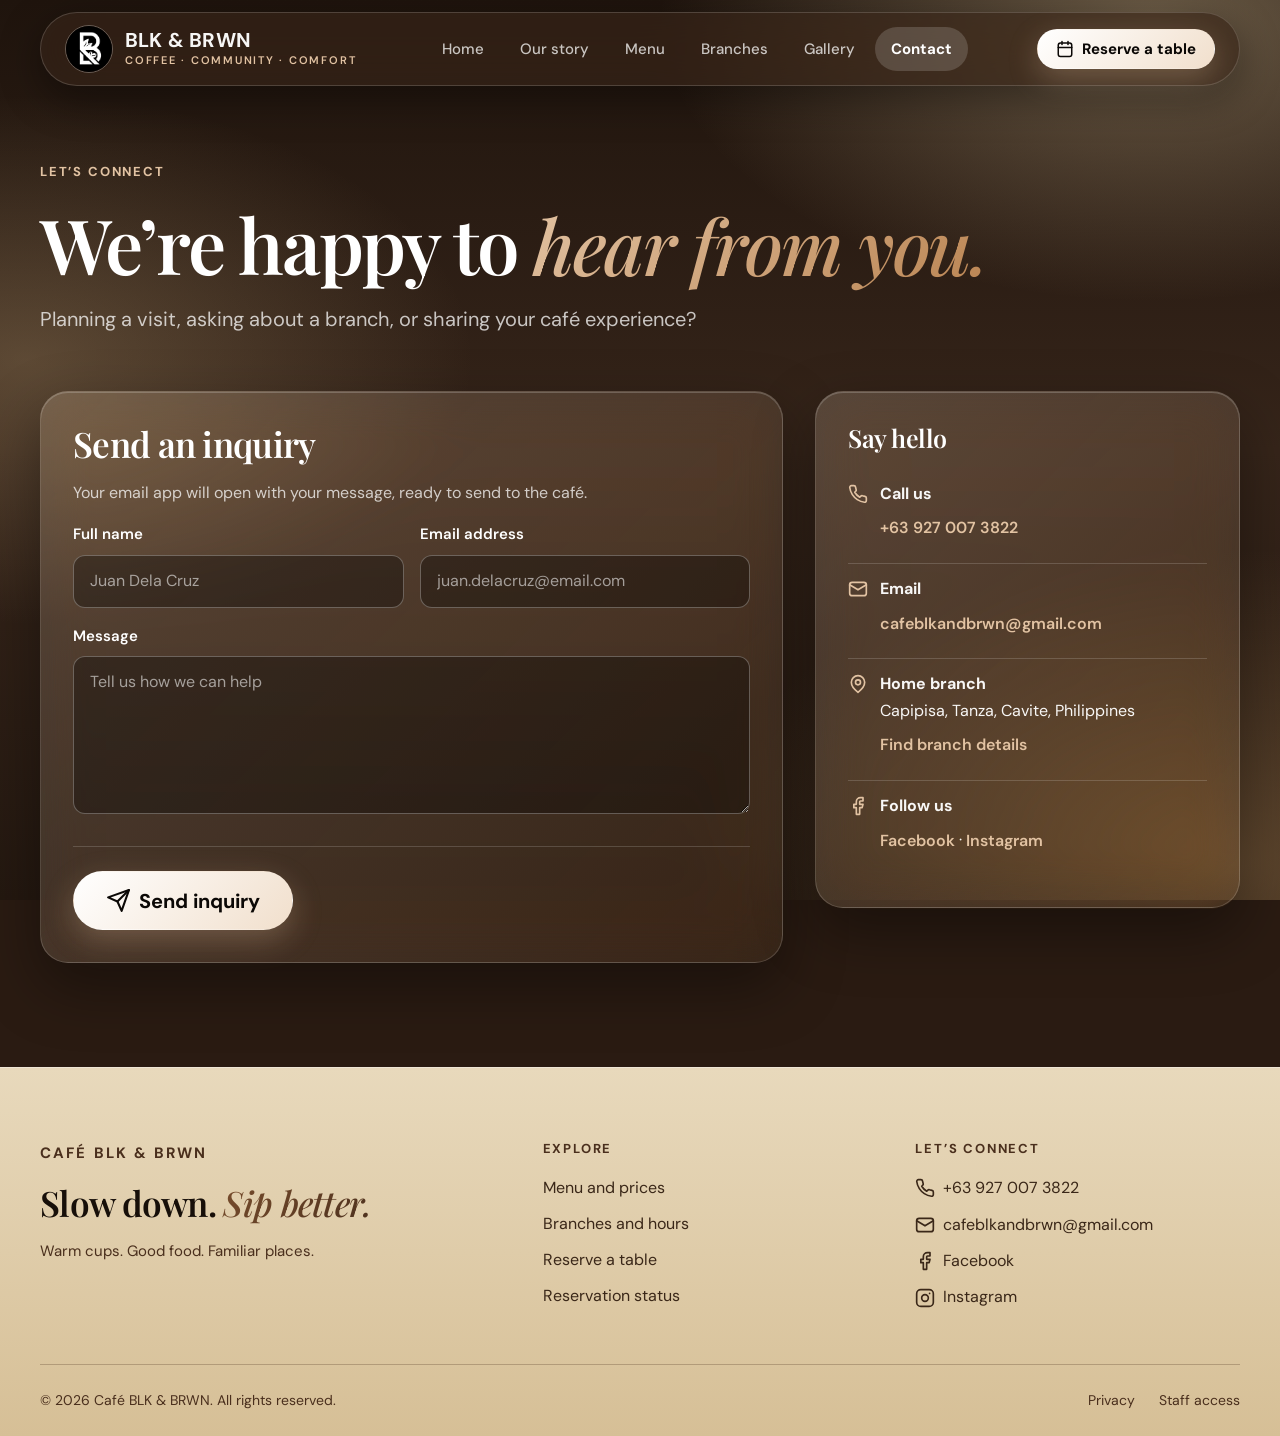
<file: contact.html>
<!DOCTYPE html>
<html lang="en">
<head>
  <meta charset="utf-8">
  <meta name="viewport" content="width=device-width, initial-scale=1">
  <title>Contact | Café BLK &amp; BRWN</title>
  <meta name="description" content="Contact Café BLK &amp; BRWN by phone, email or social media, or send an inquiry about a branch, the menu or a visit.">
  <meta name="theme-color" content="#0b0806">
  <meta property="og:type" content="website">
  <meta property="og:title" content="Contact | Café BLK &amp; BRWN">
  <meta property="og:description" content="Contact Café BLK &amp; BRWN by phone, email or social media, or send an inquiry about a branch, the menu or a visit.">
  <meta property="og:image" content="assets/images/hero.jpg">
  <link rel="icon" href="assets/images/logo.jpg">
  <link rel="preload" href="assets/fonts/PlayfairDisplay-SemiBold.ttf" as="font" type="font/ttf" crossorigin>
  <link rel="stylesheet" href="style.css">
</head>
<body>
  <a class="skip-link" href="#main">Skip to content</a>

  <header class="site-header">
    <input class="nav-check" id="nav-check" type="checkbox" aria-label="Show or hide the menu">
    <a class="brand" href="index.html" aria-label="Café BLK &amp; BRWN, home">
      <img src="assets/images/logo.jpg" alt="" width="48" height="48">
      <span>
        <span class="brand__name">BLK &amp; BRWN</span>
        <span class="brand__tag">COFFEE · COMMUNITY · COMFORT</span>
      </span>
    </a>

    <nav class="site-nav" id="site-nav" aria-label="Main navigation">
        <ul>
          <li><a href="index.html">Home</a></li>
          <li><a href="about.html">Our story</a></li>
          <li><a href="menu.html">Menu</a></li>
          <li><a href="branches.html">Branches</a></li>
          <li><a href="gallery.html">Gallery</a></li>
          <li><a href="contact.html" aria-current="page">Contact</a></li>
          <li class="nav-cta"><a class="btn btn--primary btn--sm" href="reserve.html"><span class="icon i-calendar" aria-hidden="true"></span> Reserve a table</a></li>
        </ul>
    </nav>

    <a class="btn btn--primary btn--sm btn--header" href="reserve.html"><span class="icon i-calendar" aria-hidden="true"></span> Reserve a table</a>
    <label class="nav-toggle" for="nav-check">
      <span class="icon i-menu" aria-hidden="true"></span>
      <span class="visually-hidden">Menu</span>
    </label>
  </header>

  <main id="main">
    <header class="container page-intro">
      <div class="stack">
        <p class="eyebrow">Let’s connect</p>
        <h1>We’re happy to <span class="accent">hear from you.</span></h1>
        <p class="lead">Planning a visit, asking about a branch, or sharing your café experience?</p>
      </div>
    </header>

    <section class="container section--tight" aria-labelledby="contact-title">
      <div class="form-layout">
        <div class="glass card">
          <h2 id="contact-title" class="heading-lg">Send an inquiry</h2>
          <p>Your email app will open with your message, ready to send to the café.</p>
          <form class="form" action="mailto:cafeblkandbrwn@gmail.com?subject=Inquiry%20from%20the%20website" method="post" enctype="text/plain">
            <div class="fields">
              <div class="field">
                <label class="field__label" for="c-name">Full name</label>
                <input class="input" id="c-name" name="name" type="text" autocomplete="name" placeholder="Juan Dela Cruz" required>
              </div>
              <div class="field">
                <label class="field__label" for="c-email">Email address</label>
                <input class="input" id="c-email" name="email" type="email" autocomplete="email" placeholder="juan.delacruz@email.com" required>
              </div>
              <div class="field field--full">
                <label class="field__label" for="c-message">Message</label>
                <textarea class="textarea" id="c-message" name="message" rows="5" placeholder="Tell us how we can help" required></textarea>
              </div>
            </div>
            <div class="form-actions">
              <button class="btn btn--primary btn--lg" type="submit"><span class="icon i-send" aria-hidden="true"></span> Send inquiry</button>
            </div>
          </form>
        </div>

        <aside class="glass card" aria-labelledby="reach-title">
          <h2 id="reach-title" class="heading-md">Say hello</h2>
          <ul class="aside-list">
            <li><span class="icon i-phone" aria-hidden="true"></span><div><strong>Call us</strong><br><a class="text-link" href="tel:+639270073822">+63 927 007 3822</a></div></li>
            <li><span class="icon i-mail" aria-hidden="true"></span><div><strong>Email</strong><br><a class="text-link" href="mailto:cafeblkandbrwn@gmail.com">cafeblkandbrwn@gmail.com</a></div></li>
            <li><span class="icon i-map-pin" aria-hidden="true"></span><div><strong>Home branch</strong><br><address>Capipisa, Tanza, Cavite, Philippines</address><a class="text-link" href="branches.html">Find branch details</a></div></li>
            <li><span class="icon i-facebook" aria-hidden="true"></span><div><strong>Follow us</strong><br><a class="text-link" href="https://web.facebook.com/cafeblkandbrwn" target="_blank" rel="noopener">Facebook</a> · <a class="text-link" href="https://www.instagram.com/cafeblkandbrwn/" target="_blank" rel="noopener">Instagram</a></div></li>
          </ul>
        </aside>
      </div>
    </section>
  </main>

  <footer class="site-footer">
    <div class="container">
      <div class="footer-grid">
        <div class="stack">
          <p class="eyebrow">Café BLK &amp; BRWN</p>
          <h2>Slow down. <span class="accent">Sip better.</span></h2>
          <p>Warm cups. Good food. Familiar places.</p>
        </div>
        <nav aria-label="Explore">
          <h3>Explore</h3>
          <ul>
            <li><a href="menu.html">Menu and prices</a></li>
            <li><a href="branches.html">Branches and hours</a></li>
            <li><a href="reserve.html">Reserve a table</a></li>
            <li><a href="track.html">Reservation status</a></li>
          </ul>
        </nav>
        <div>
          <h3>Let’s connect</h3>
          <ul>
            <li><a href="tel:+639270073822"><span class="icon i-phone" aria-hidden="true"></span> +63 927 007 3822</a></li>
            <li><a href="mailto:cafeblkandbrwn@gmail.com"><span class="icon i-mail" aria-hidden="true"></span> cafeblkandbrwn@gmail.com</a></li>
            <li><a href="https://web.facebook.com/cafeblkandbrwn" target="_blank" rel="noopener"><span class="icon i-facebook" aria-hidden="true"></span> Facebook</a></li>
            <li><a href="https://www.instagram.com/cafeblkandbrwn/" target="_blank" rel="noopener"><span class="icon i-instagram" aria-hidden="true"></span> Instagram</a></li>
          </ul>
        </div>
      </div>
      <div class="footer-bottom">
        <span>© 2026 Café BLK &amp; BRWN. All rights reserved.</span>
        <ul>
          <li><a href="privacy.html">Privacy</a></li>
          <li><a href="staff.html">Staff access</a></li>
        </ul>
      </div>
    </div>
  </footer>
</body>
</html>
</file>
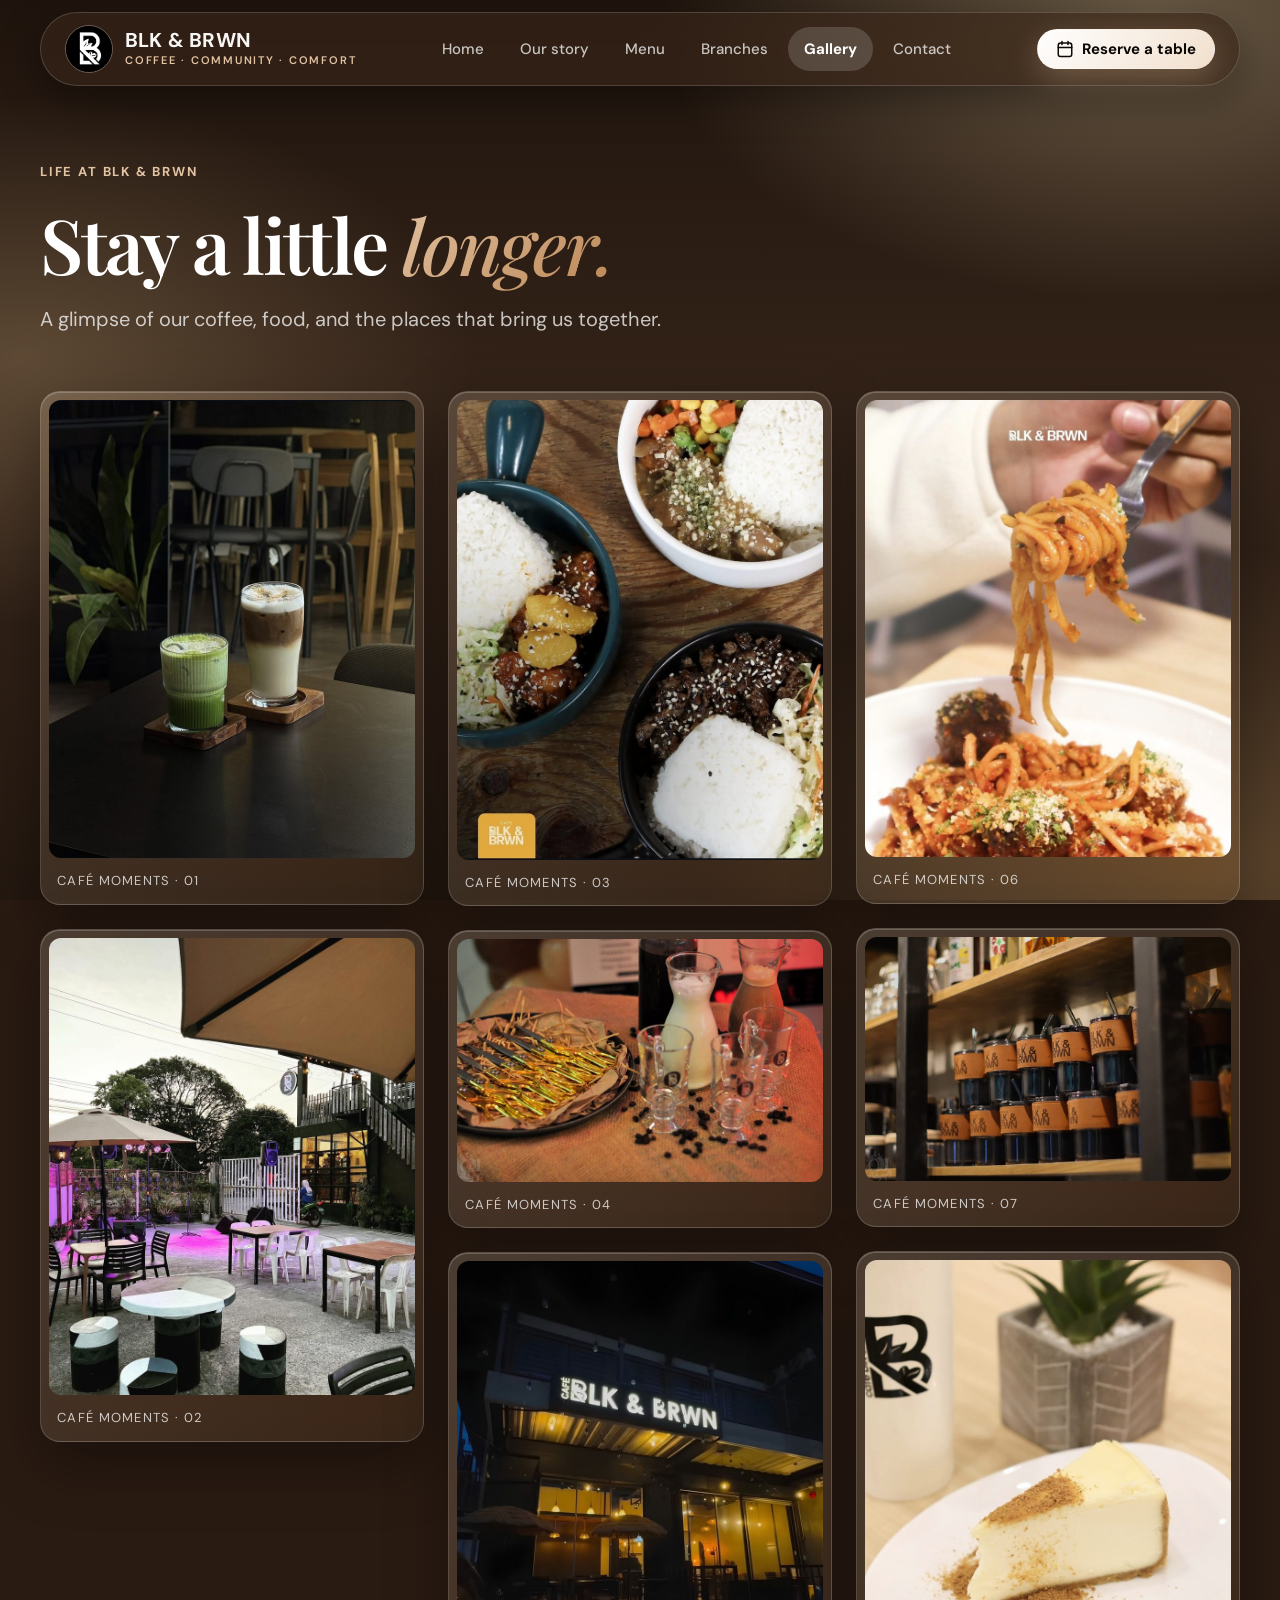
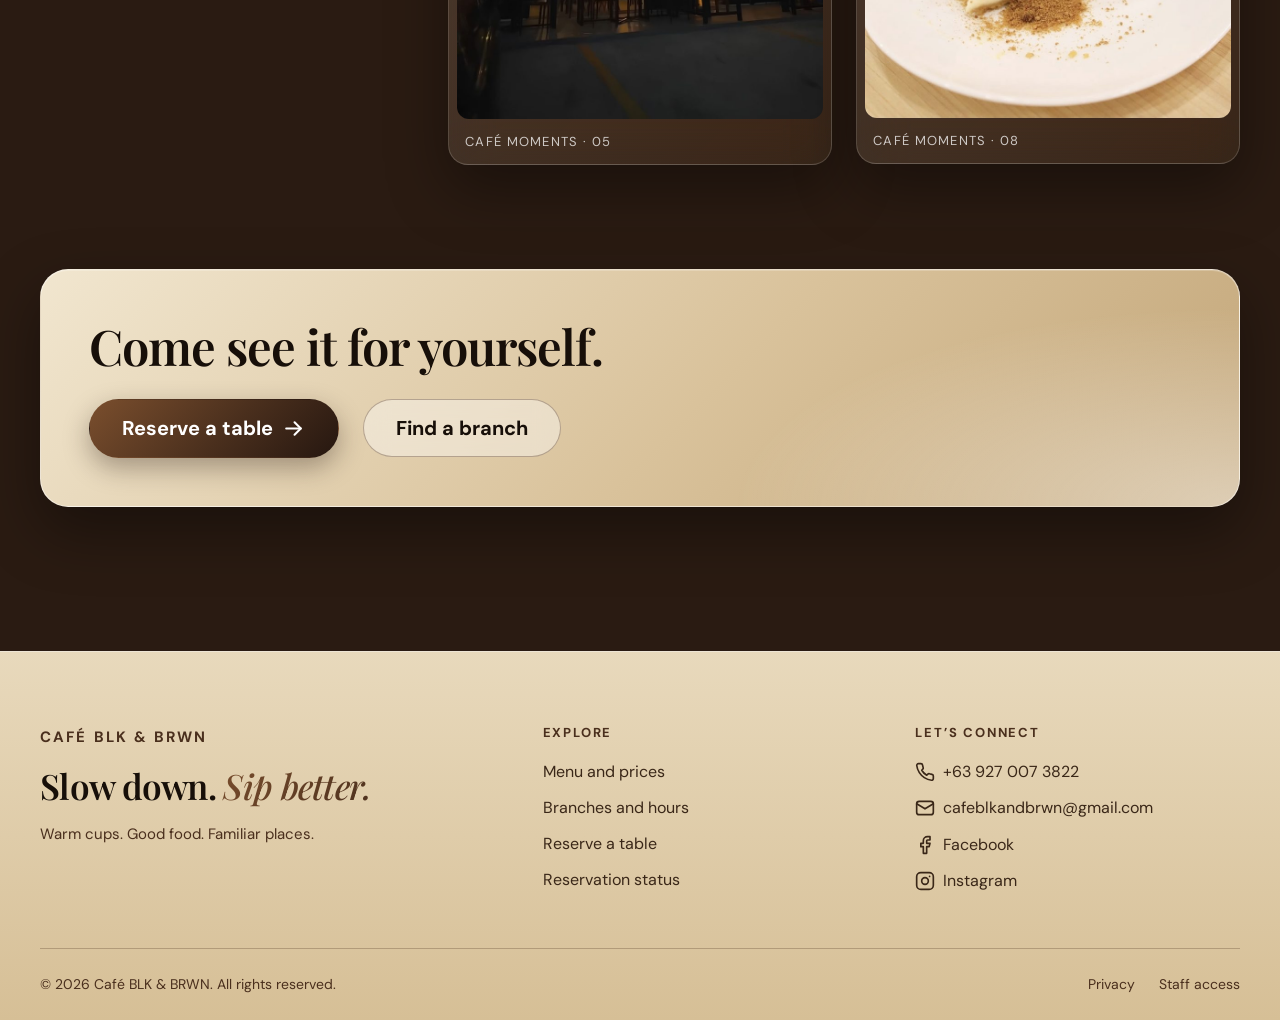
<file: gallery.html>
<!DOCTYPE html>
<html lang="en">
<head>
  <meta charset="utf-8">
  <meta name="viewport" content="width=device-width, initial-scale=1">
  <title>Gallery | Café BLK &amp; BRWN</title>
  <meta name="description" content="Photos of Café BLK &amp; BRWN drinks, food and branches across Cavite and Alabang.">
  <meta name="theme-color" content="#0b0806">
  <meta property="og:type" content="website">
  <meta property="og:title" content="Gallery | Café BLK &amp; BRWN">
  <meta property="og:description" content="Photos of Café BLK &amp; BRWN drinks, food and branches across Cavite and Alabang.">
  <meta property="og:image" content="assets/images/hero.jpg">
  <link rel="icon" href="assets/images/logo.jpg">
  <link rel="preload" href="assets/fonts/PlayfairDisplay-SemiBold.ttf" as="font" type="font/ttf" crossorigin>
  <link rel="stylesheet" href="style.css">
</head>
<body>
  <a class="skip-link" href="#main">Skip to content</a>

  <header class="site-header">
    <input class="nav-check" id="nav-check" type="checkbox" aria-label="Show or hide the menu">
    <a class="brand" href="index.html" aria-label="Café BLK &amp; BRWN, home">
      <img src="assets/images/logo.jpg" alt="" width="48" height="48">
      <span>
        <span class="brand__name">BLK &amp; BRWN</span>
        <span class="brand__tag">COFFEE · COMMUNITY · COMFORT</span>
      </span>
    </a>

    <nav class="site-nav" id="site-nav" aria-label="Main navigation">
        <ul>
          <li><a href="index.html">Home</a></li>
          <li><a href="about.html">Our story</a></li>
          <li><a href="menu.html">Menu</a></li>
          <li><a href="branches.html">Branches</a></li>
          <li><a href="gallery.html" aria-current="page">Gallery</a></li>
          <li><a href="contact.html">Contact</a></li>
          <li class="nav-cta"><a class="btn btn--primary btn--sm" href="reserve.html"><span class="icon i-calendar" aria-hidden="true"></span> Reserve a table</a></li>
        </ul>
    </nav>

    <a class="btn btn--primary btn--sm btn--header" href="reserve.html"><span class="icon i-calendar" aria-hidden="true"></span> Reserve a table</a>
    <label class="nav-toggle" for="nav-check">
      <span class="icon i-menu" aria-hidden="true"></span>
      <span class="visually-hidden">Menu</span>
    </label>
  </header>

  <main id="main">
    <header class="container page-intro">
      <div class="stack">
        <p class="eyebrow">Life at BLK &amp; BRWN</p>
        <h1>Stay a little <span class="accent">longer.</span></h1>
        <p class="lead">A glimpse of our coffee, food, and the places that bring us together.</p>
      </div>
    </header>

    <section class="container section--tight" aria-label="Photo gallery">
      <div class="gallery">
        <figure class="glass">
          <img src="assets/images/gallery/gallery1.jpg" alt="A matcha latte and an iced latte on a dark café table" width="800" height="1000" loading="lazy">
          <figcaption>Café moments · 01</figcaption>
        </figure>
        <figure class="glass">
          <img src="assets/images/gallery/gallery2.jpg" alt="Outdoor seating area at a branch in the evening" width="800" height="1000" loading="lazy">
          <figcaption>Café moments · 02</figcaption>
        </figure>
        <figure class="glass">
          <img src="assets/images/gallery/gallery3.jpg" alt="Rice bowls with viands on a wooden table" width="796" height="1000" loading="lazy">
          <figcaption>Café moments · 03</figcaption>
        </figure>
        <figure class="glass">
          <img src="assets/images/gallery/gallery4.jpg" alt="Iced drinks and a snack platter with coffee beans" width="1000" height="664" loading="lazy">
          <figcaption>Café moments · 04</figcaption>
        </figure>
        <figure class="glass">
          <img src="assets/images/gallery/gallery5.jpg" alt="The Café BLK &amp; BRWN storefront at night" width="800" height="1000" loading="lazy">
          <figcaption>Café moments · 05</figcaption>
        </figure>
        <figure class="glass">
          <img src="assets/images/gallery/gallery6.jpg" alt="A fork lifting spaghetti with meatballs" width="800" height="1000" loading="lazy">
          <figcaption>Café moments · 06</figcaption>
        </figure>
        <figure class="glass">
          <img src="assets/images/gallery/gallery7.jpg" alt="Shelves of BLK &amp; BRWN branded bottles" width="1000" height="667" loading="lazy">
          <figcaption>Café moments · 07</figcaption>
        </figure>
        <figure class="glass">
          <img src="assets/images/gallery/gallery8.jpg" alt="A slice of cheesecake on a white plate" width="800" height="1000" loading="lazy">
          <figcaption>Café moments · 08</figcaption>
        </figure>
      </div>
    </section>

    <section class="container section" aria-labelledby="gal-cta">
      <div class="band">
        <h2 id="gal-cta">Come see it for yourself.</h2>
        <div class="cluster">
          <a class="btn btn--primary btn--lg" href="reserve.html">Reserve a table <span class="icon i-arrow-right" aria-hidden="true"></span></a>
          <a class="btn btn--secondary btn--lg" href="branches.html">Find a branch</a>
        </div>
      </div>
    </section>
  </main>

  <footer class="site-footer">
    <div class="container">
      <div class="footer-grid">
        <div class="stack">
          <p class="eyebrow">Café BLK &amp; BRWN</p>
          <h2>Slow down. <span class="accent">Sip better.</span></h2>
          <p>Warm cups. Good food. Familiar places.</p>
        </div>
        <nav aria-label="Explore">
          <h3>Explore</h3>
          <ul>
            <li><a href="menu.html">Menu and prices</a></li>
            <li><a href="branches.html">Branches and hours</a></li>
            <li><a href="reserve.html">Reserve a table</a></li>
            <li><a href="track.html">Reservation status</a></li>
          </ul>
        </nav>
        <div>
          <h3>Let’s connect</h3>
          <ul>
            <li><a href="tel:+639270073822"><span class="icon i-phone" aria-hidden="true"></span> +63 927 007 3822</a></li>
            <li><a href="mailto:cafeblkandbrwn@gmail.com"><span class="icon i-mail" aria-hidden="true"></span> cafeblkandbrwn@gmail.com</a></li>
            <li><a href="https://web.facebook.com/cafeblkandbrwn" target="_blank" rel="noopener"><span class="icon i-facebook" aria-hidden="true"></span> Facebook</a></li>
            <li><a href="https://www.instagram.com/cafeblkandbrwn/" target="_blank" rel="noopener"><span class="icon i-instagram" aria-hidden="true"></span> Instagram</a></li>
          </ul>
        </div>
      </div>
      <div class="footer-bottom">
        <span>© 2026 Café BLK &amp; BRWN. All rights reserved.</span>
        <ul>
          <li><a href="privacy.html">Privacy</a></li>
          <li><a href="staff.html">Staff access</a></li>
        </ul>
      </div>
    </div>
  </footer>
</body>
</html>
</file>
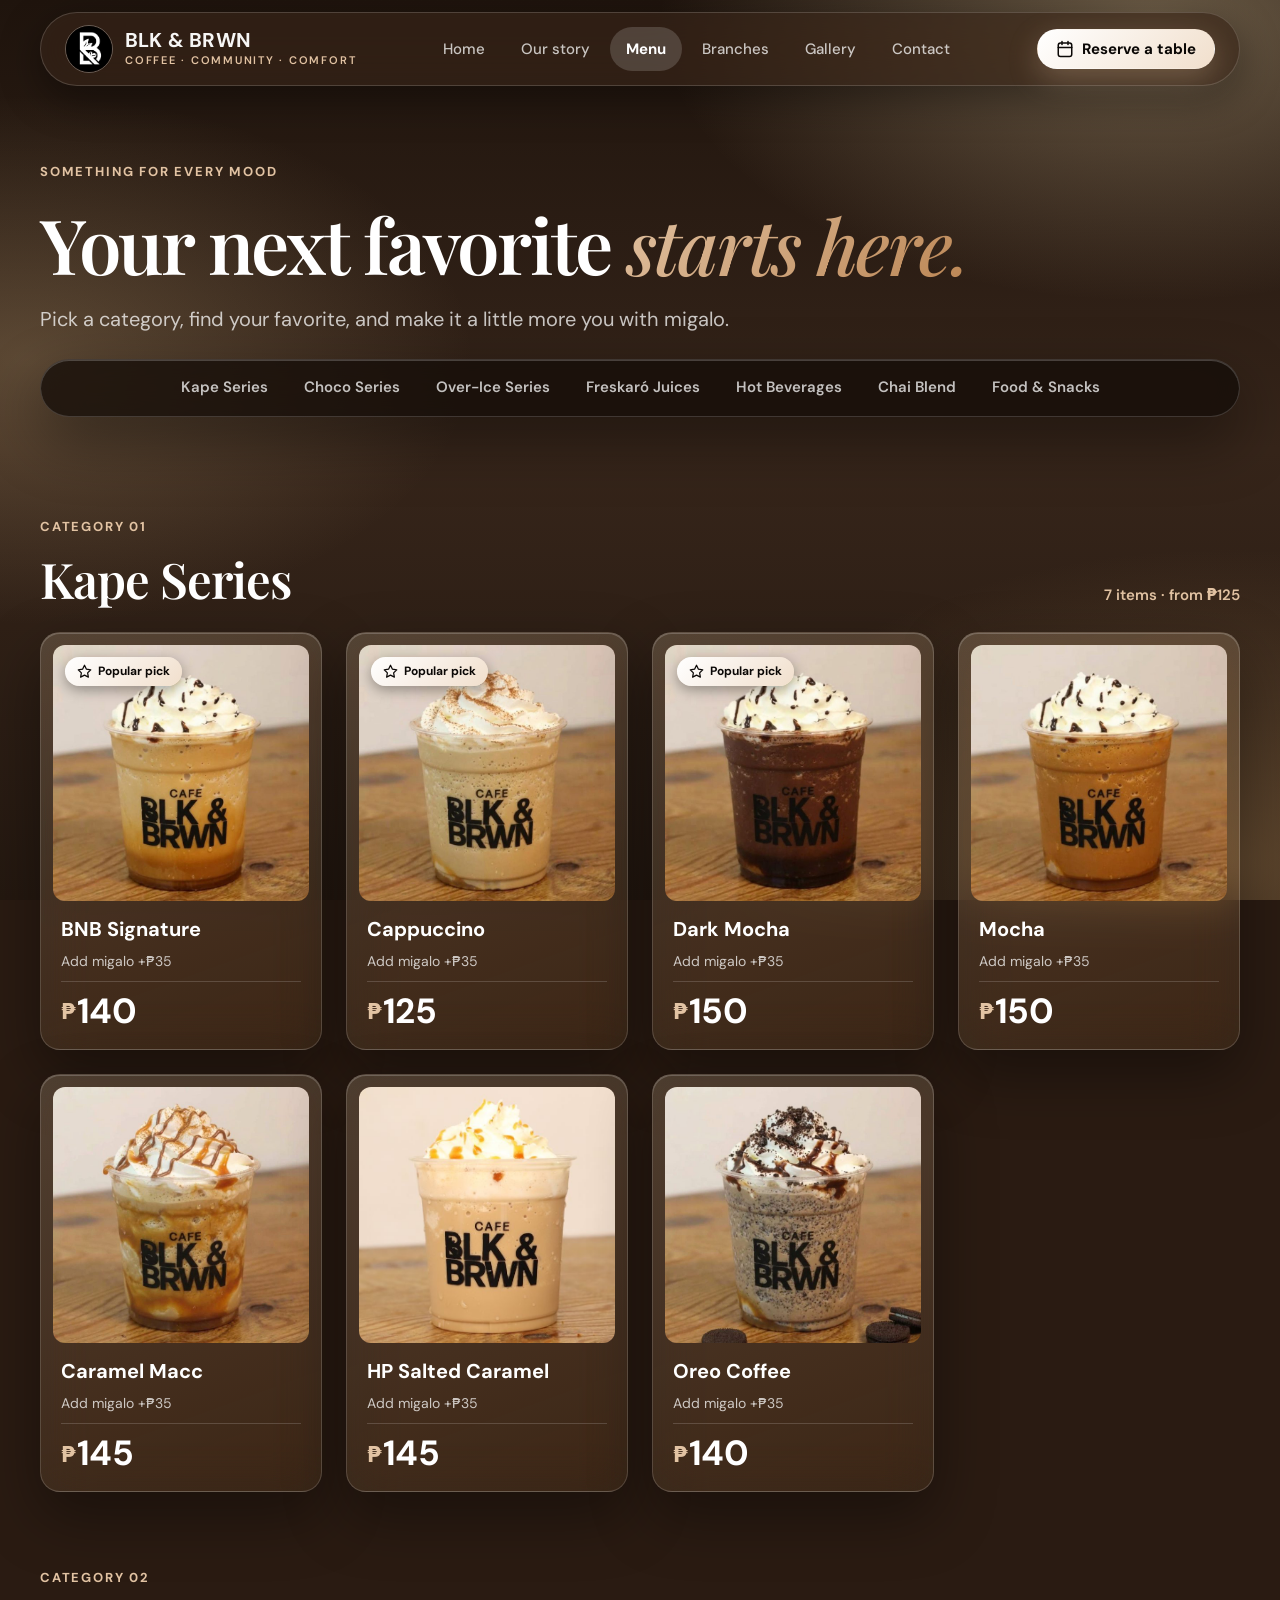
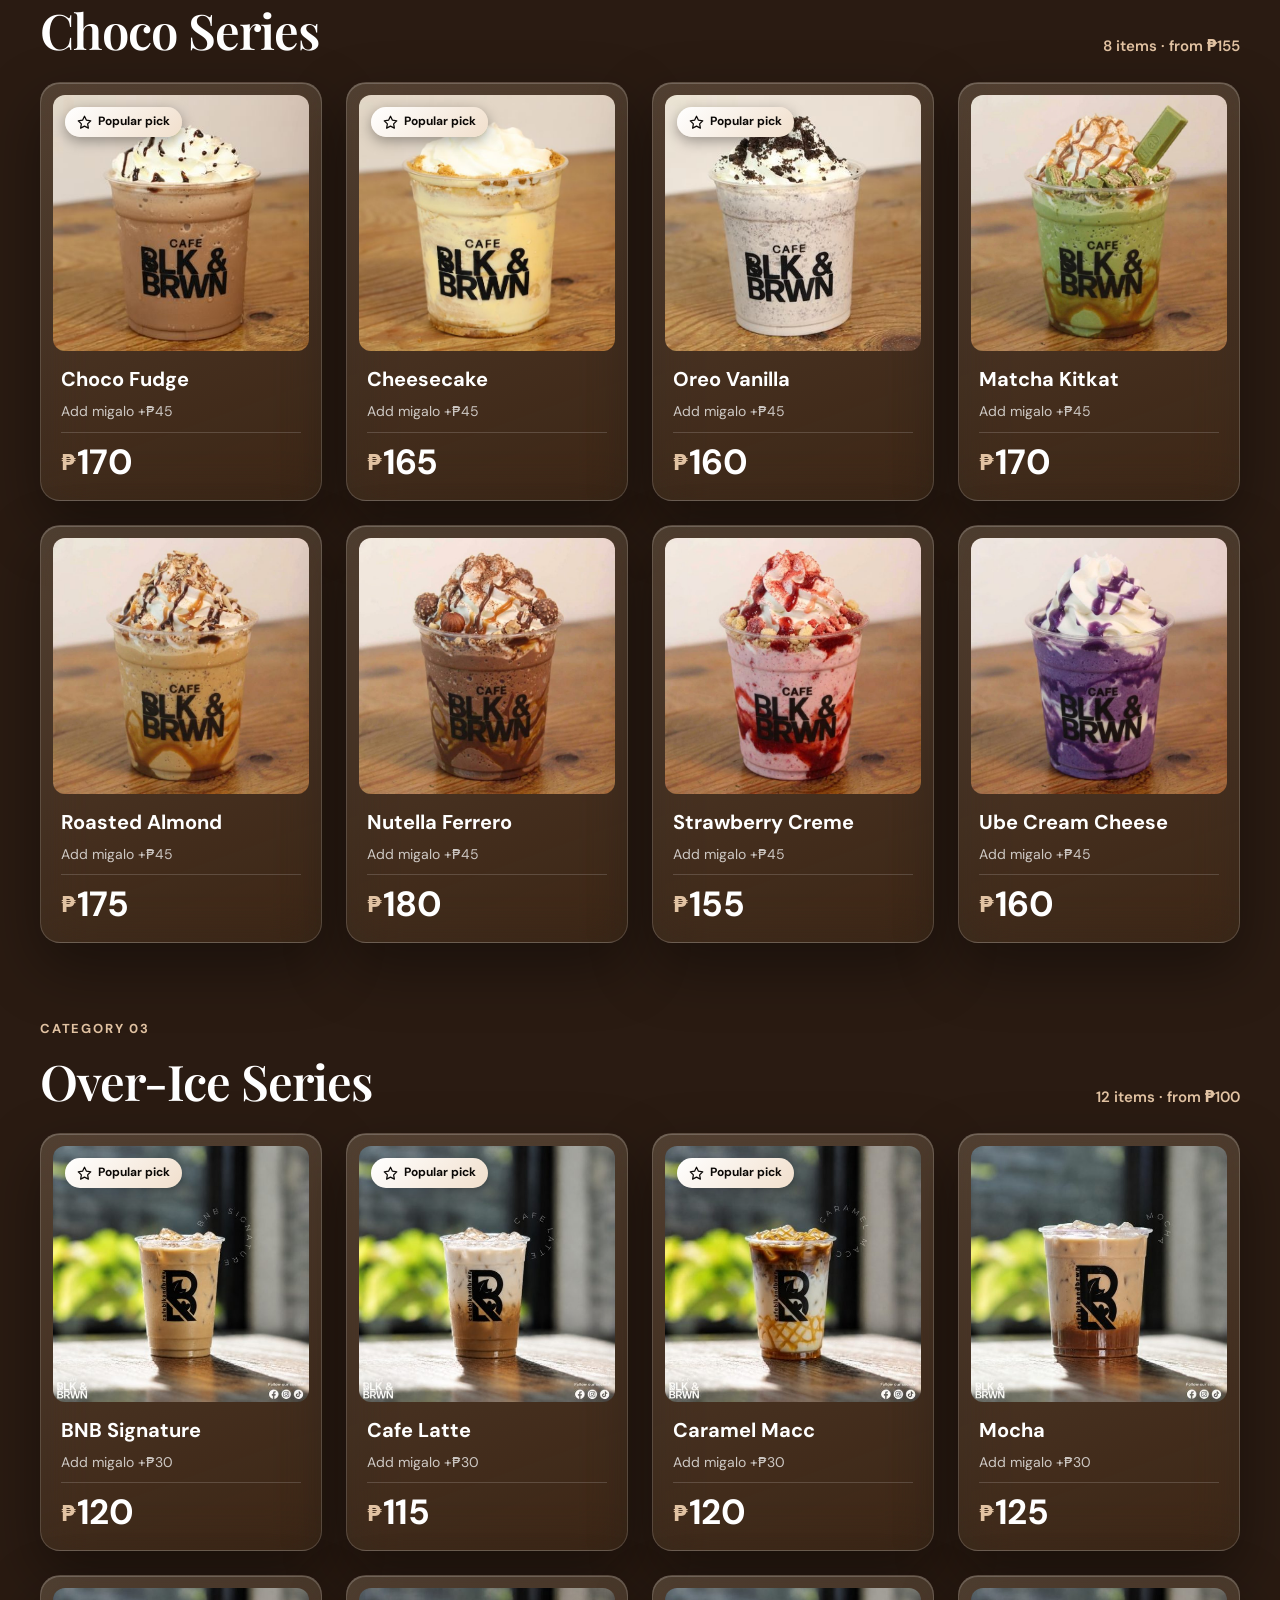
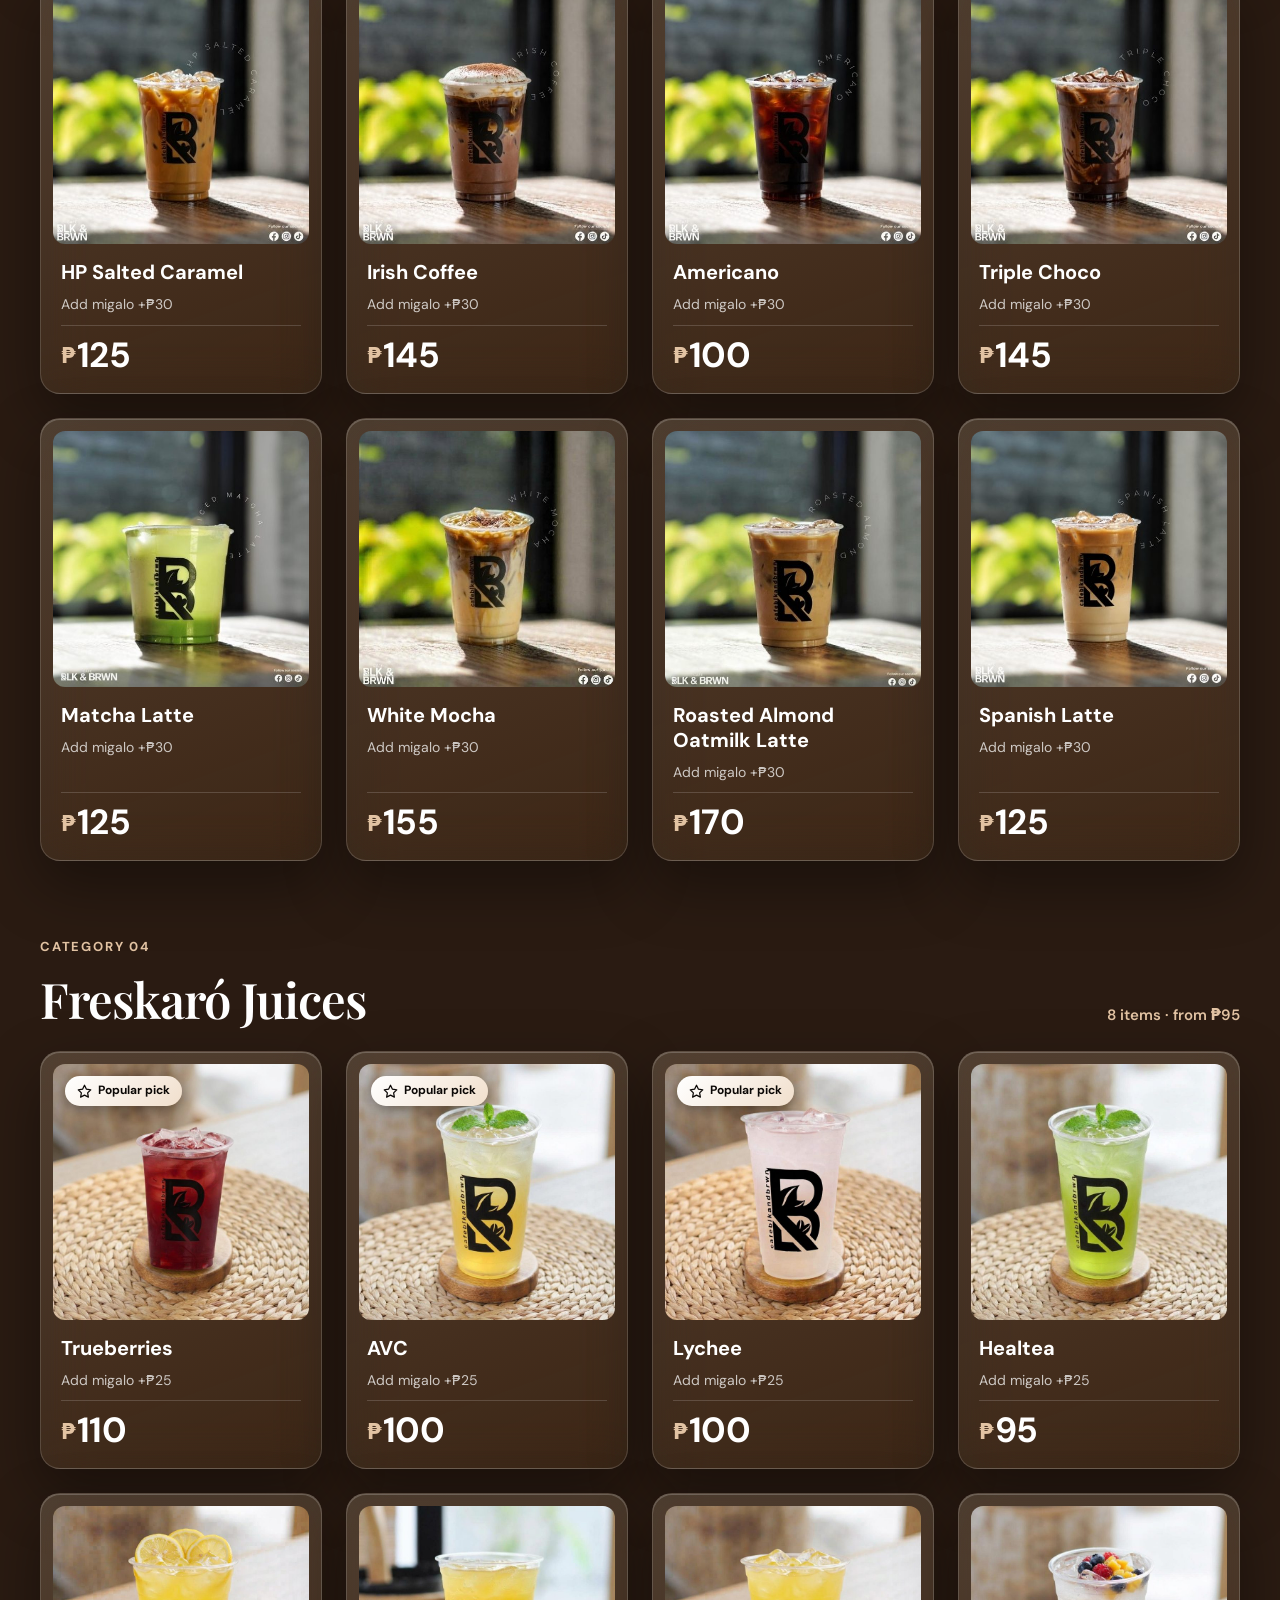
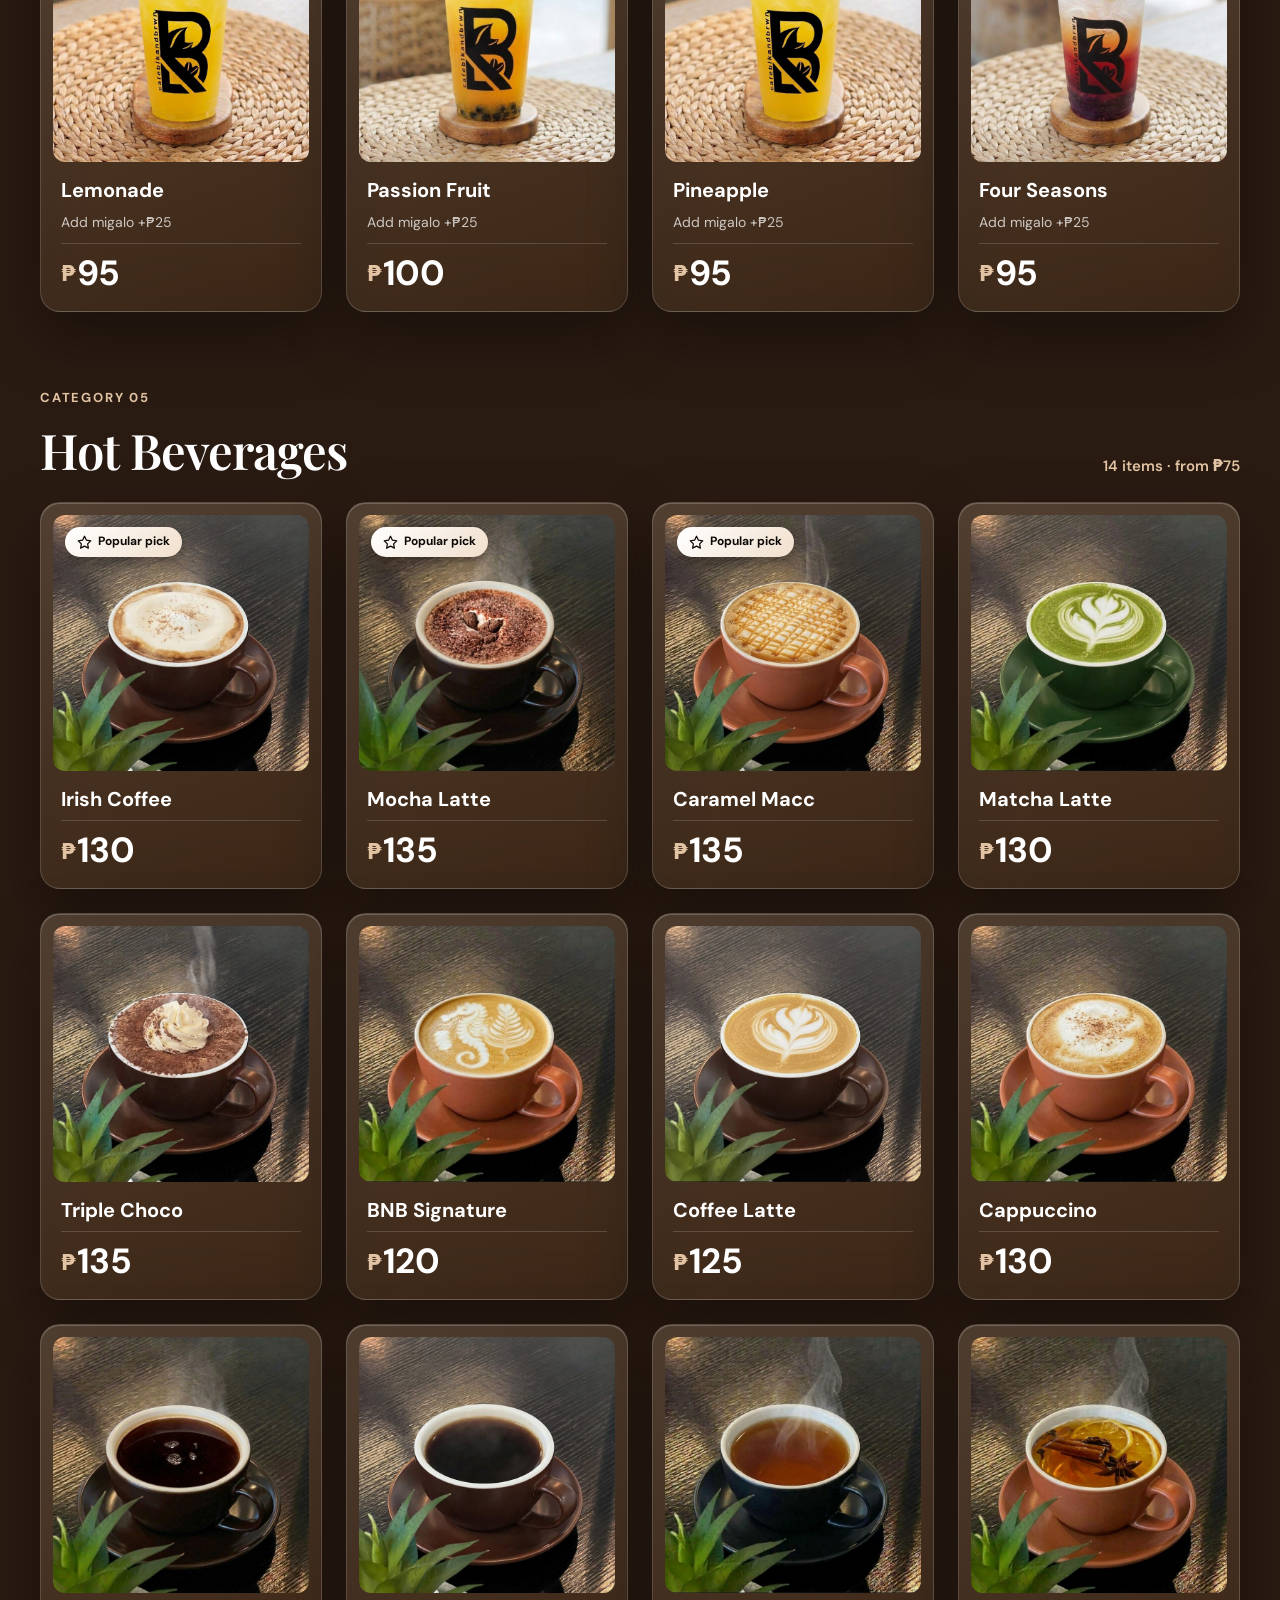
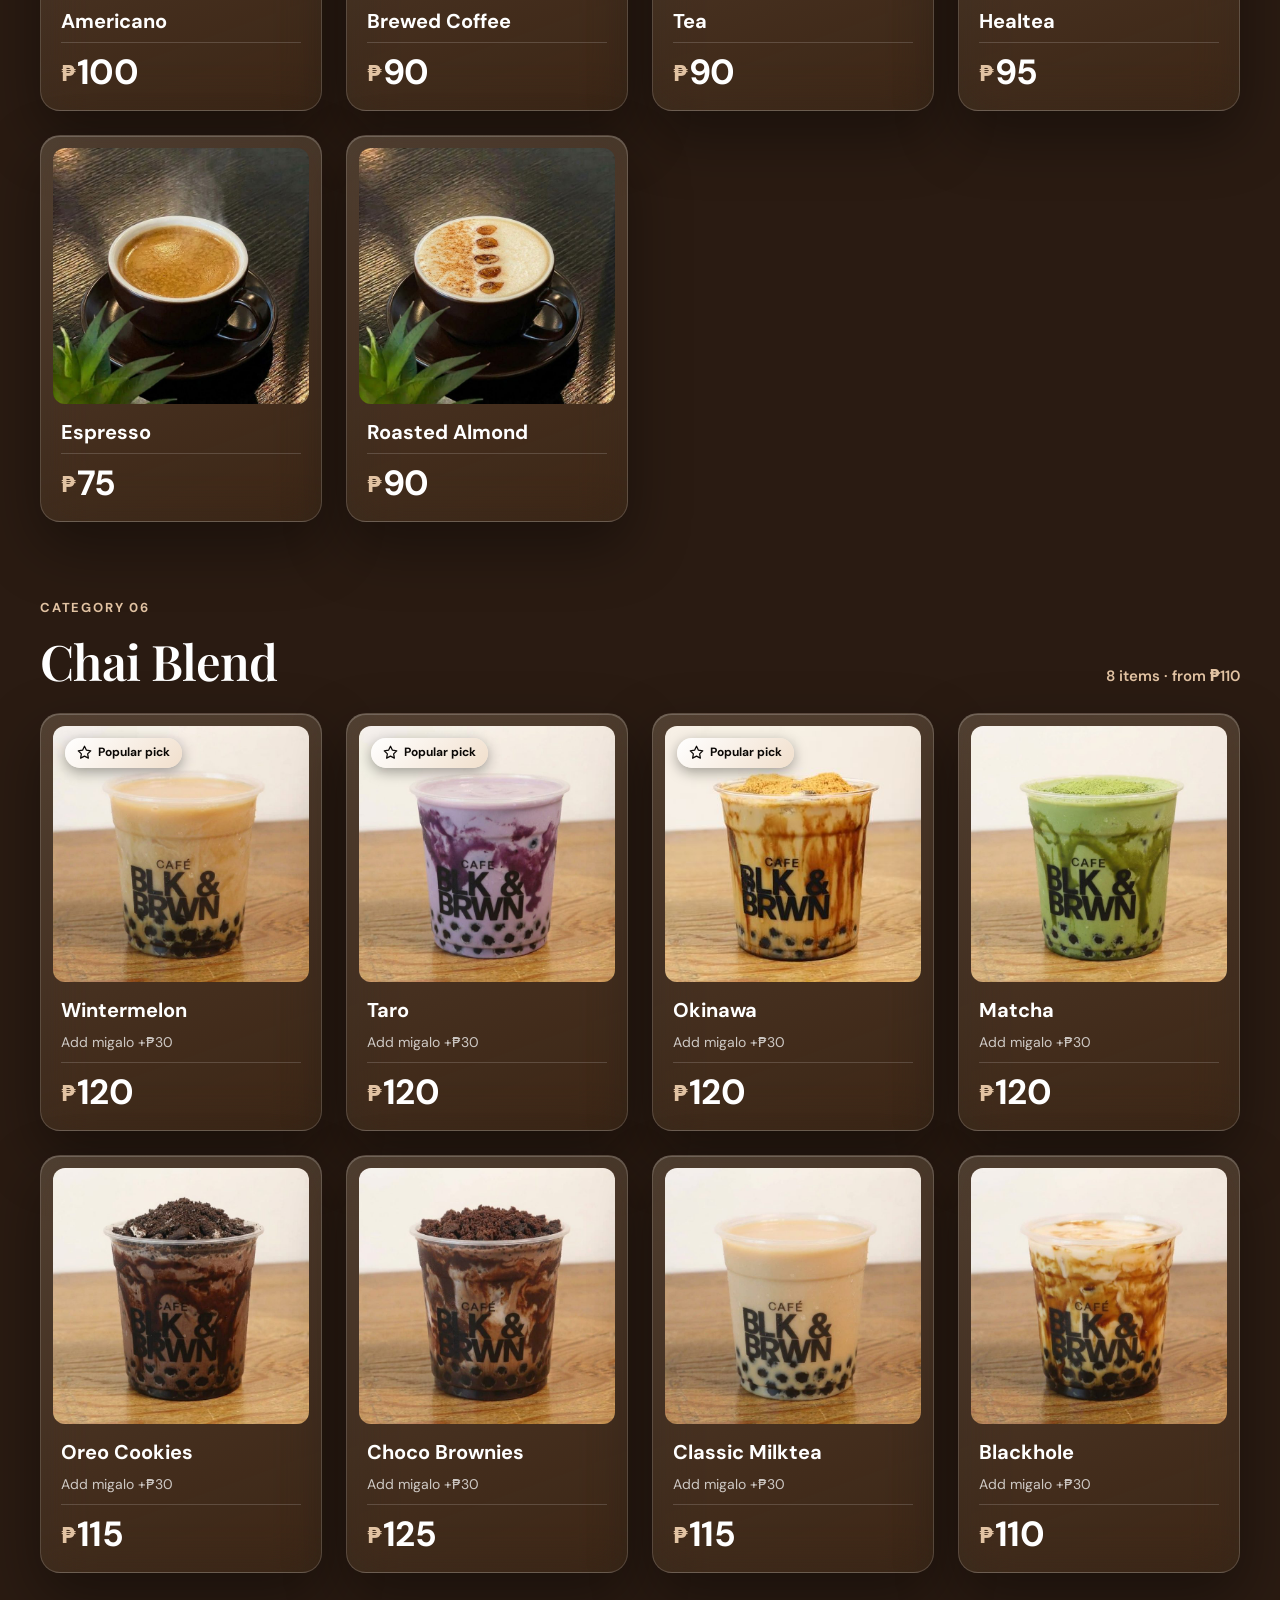
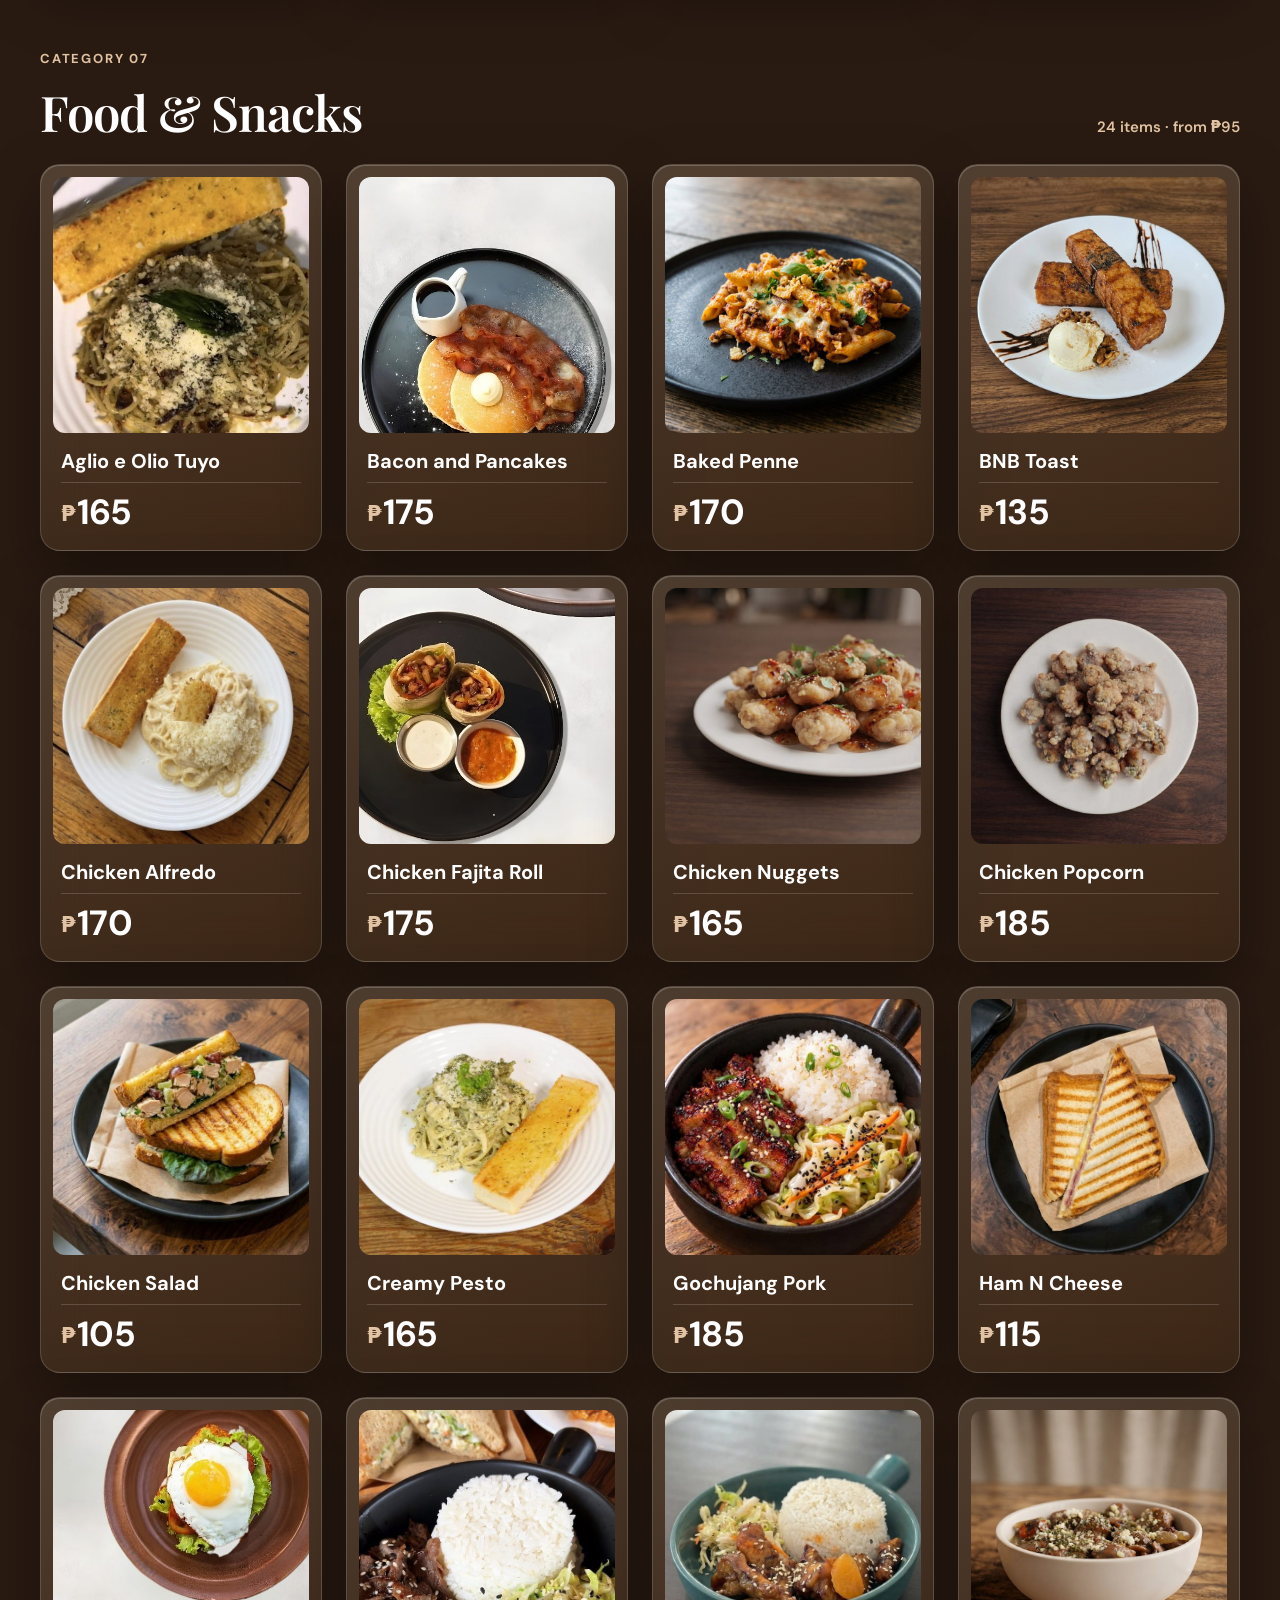
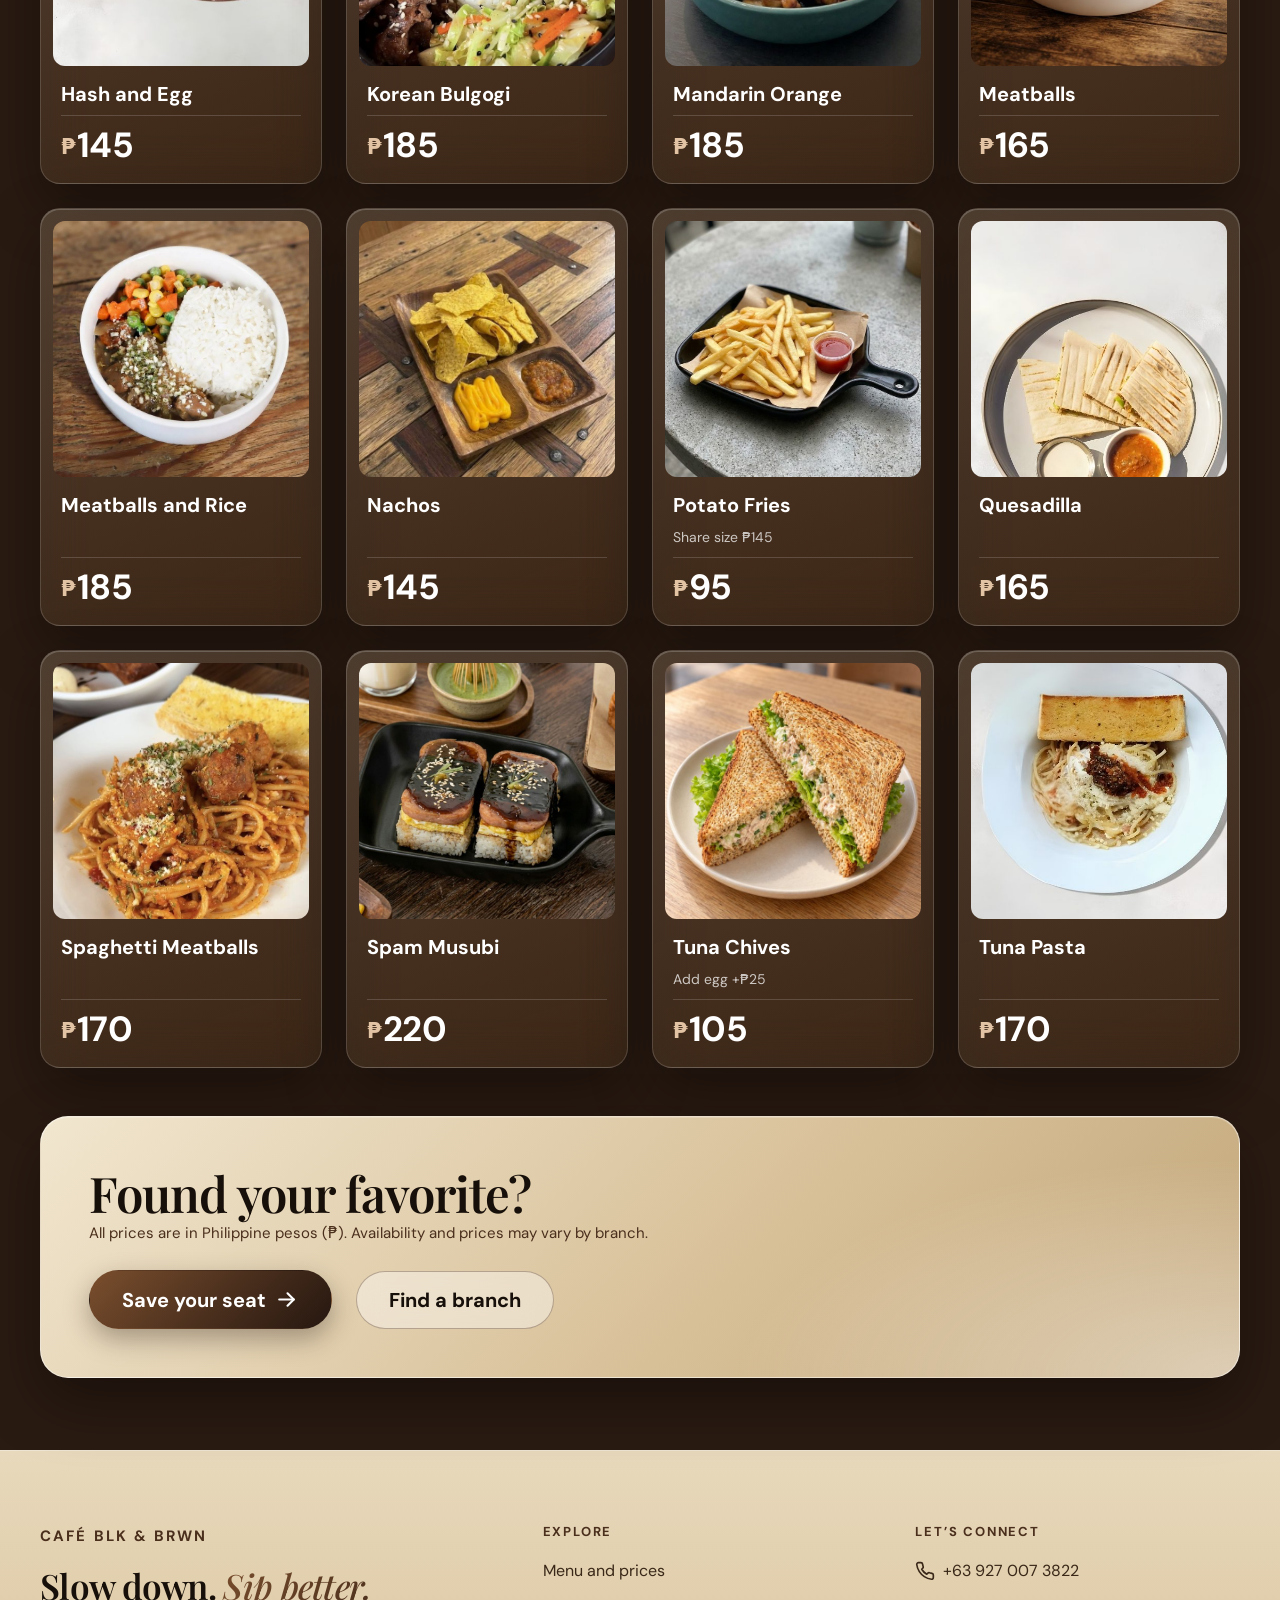
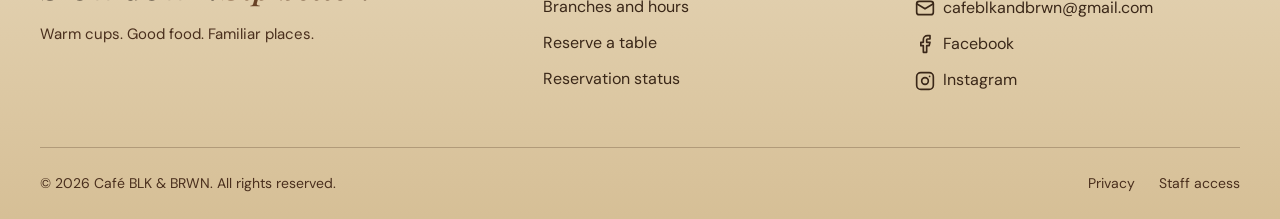
<file: menu.html>
<!DOCTYPE html>
<html lang="en">
<head>
  <meta charset="utf-8">
  <meta name="viewport" content="width=device-width, initial-scale=1">
  <title>Menu and prices | Café BLK &amp; BRWN</title>
  <meta name="description" content="Browse the full Café BLK &amp; BRWN menu with prices: Kape, Choco, Over-Ice, Freskaró juices, hot beverages, chai blends, food and snacks.">
  <meta name="theme-color" content="#0b0806">
  <meta property="og:type" content="website">
  <meta property="og:title" content="Menu and prices | Café BLK &amp; BRWN">
  <meta property="og:description" content="Browse the full Café BLK &amp; BRWN menu with prices: Kape, Choco, Over-Ice, Freskaró juices, hot beverages, chai blends, food and snacks.">
  <meta property="og:image" content="assets/images/hero.jpg">
  <link rel="icon" href="assets/images/logo.jpg">
  <link rel="preload" href="assets/fonts/PlayfairDisplay-SemiBold.ttf" as="font" type="font/ttf" crossorigin>
  <link rel="stylesheet" href="style.css">
</head>
<body>
  <a class="skip-link" href="#main">Skip to content</a>

  <header class="site-header">
    <input class="nav-check" id="nav-check" type="checkbox" aria-label="Show or hide the menu">
    <a class="brand" href="index.html" aria-label="Café BLK &amp; BRWN, home">
      <img src="assets/images/logo.jpg" alt="" width="48" height="48">
      <span>
        <span class="brand__name">BLK &amp; BRWN</span>
        <span class="brand__tag">COFFEE · COMMUNITY · COMFORT</span>
      </span>
    </a>

    <nav class="site-nav" id="site-nav" aria-label="Main navigation">
        <ul>
          <li><a href="index.html">Home</a></li>
          <li><a href="about.html">Our story</a></li>
          <li><a href="menu.html" aria-current="page">Menu</a></li>
          <li><a href="branches.html">Branches</a></li>
          <li><a href="gallery.html">Gallery</a></li>
          <li><a href="contact.html">Contact</a></li>
          <li class="nav-cta"><a class="btn btn--primary btn--sm" href="reserve.html"><span class="icon i-calendar" aria-hidden="true"></span> Reserve a table</a></li>
        </ul>
    </nav>

    <a class="btn btn--primary btn--sm btn--header" href="reserve.html"><span class="icon i-calendar" aria-hidden="true"></span> Reserve a table</a>
    <label class="nav-toggle" for="nav-check">
      <span class="icon i-menu" aria-hidden="true"></span>
      <span class="visually-hidden">Menu</span>
    </label>
  </header>

  <main id="main">
    <header class="container page-intro">
      <div class="stack">
        <p class="eyebrow">Something for every mood</p>
        <h1>Your next favorite <span class="accent">starts here.</span></h1>
        <p class="lead">Pick a category, find your favorite, and make it a little more you with migalo.</p>
      </div>
      <nav class="category-nav glass" aria-label="Menu categories">
        <ul>
        <li><a href="#kape-series">Kape Series</a></li>
        <li><a href="#choco-series">Choco Series</a></li>
        <li><a href="#over-ice-series">Over-Ice Series</a></li>
        <li><a href="#freskaro-juices">Freskaró Juices</a></li>
        <li><a href="#hot-beverages">Hot Beverages</a></li>
        <li><a href="#chai-blend">Chai Blend</a></li>
        <li><a href="#food-snacks">Food &amp; Snacks</a></li>
        </ul>
      </nav>
    </header>

    <section class="container menu-section" id="kape-series" aria-labelledby="kape-series-title">
      <div class="section-head">
        <div class="stack">
          <p class="eyebrow">Category 01</p>
          <h2 id="kape-series-title">Kape Series</h2>
        </div>
        <p class="price-from">7 items · from ₱125</p>
      </div>
      <ul class="menu-grid">
            <li>
              <article class="menu-card glass">
                <div class="menu-card__photo">
                  <img src="assets/images/menu/kape-series/bnb_signature_kape.jpg" alt="BNB Signature" width="360" height="360" loading="lazy">
                  <span class="badge"><span class="icon i-star" aria-hidden="true"></span> Popular pick</span>
                </div>
                <div class="menu-card__body">
                  <h3>BNB Signature</h3>
                  <p class="menu-card__note">Add migalo +₱35</p>
                  <p class="price"><span class="price__currency">₱</span>140</p>
                </div>
              </article>
            </li>
            <li>
              <article class="menu-card glass">
                <div class="menu-card__photo">
                  <img src="assets/images/menu/kape-series/cappucino.jpg" alt="Cappuccino" width="360" height="360" loading="lazy">
                  <span class="badge"><span class="icon i-star" aria-hidden="true"></span> Popular pick</span>
                </div>
                <div class="menu-card__body">
                  <h3>Cappuccino</h3>
                  <p class="menu-card__note">Add migalo +₱35</p>
                  <p class="price"><span class="price__currency">₱</span>125</p>
                </div>
              </article>
            </li>
            <li>
              <article class="menu-card glass">
                <div class="menu-card__photo">
                  <img src="assets/images/menu/kape-series/dark_mocha.jpg" alt="Dark Mocha" width="360" height="360" loading="lazy">
                  <span class="badge"><span class="icon i-star" aria-hidden="true"></span> Popular pick</span>
                </div>
                <div class="menu-card__body">
                  <h3>Dark Mocha</h3>
                  <p class="menu-card__note">Add migalo +₱35</p>
                  <p class="price"><span class="price__currency">₱</span>150</p>
                </div>
              </article>
            </li>
            <li>
              <article class="menu-card glass">
                <div class="menu-card__photo">
                  <img src="assets/images/menu/kape-series/mocha_kape.jpg" alt="Mocha" width="360" height="360" loading="lazy">
                  
                </div>
                <div class="menu-card__body">
                  <h3>Mocha</h3>
                  <p class="menu-card__note">Add migalo +₱35</p>
                  <p class="price"><span class="price__currency">₱</span>150</p>
                </div>
              </article>
            </li>
            <li>
              <article class="menu-card glass">
                <div class="menu-card__photo">
                  <img src="assets/images/menu/kape-series/caramel_macc_kape.jpg" alt="Caramel Macc" width="360" height="360" loading="lazy">
                  
                </div>
                <div class="menu-card__body">
                  <h3>Caramel Macc</h3>
                  <p class="menu-card__note">Add migalo +₱35</p>
                  <p class="price"><span class="price__currency">₱</span>145</p>
                </div>
              </article>
            </li>
            <li>
              <article class="menu-card glass">
                <div class="menu-card__photo">
                  <img src="assets/images/menu/kape-series/hp_salted_caramel_macc_kape.jpg" alt="HP Salted Caramel" width="360" height="360" loading="lazy">
                  
                </div>
                <div class="menu-card__body">
                  <h3>HP Salted Caramel</h3>
                  <p class="menu-card__note">Add migalo +₱35</p>
                  <p class="price"><span class="price__currency">₱</span>145</p>
                </div>
              </article>
            </li>
            <li>
              <article class="menu-card glass">
                <div class="menu-card__photo">
                  <img src="assets/images/menu/kape-series/oreo_coffee.jpg" alt="Oreo Coffee" width="360" height="360" loading="lazy">
                  
                </div>
                <div class="menu-card__body">
                  <h3>Oreo Coffee</h3>
                  <p class="menu-card__note">Add migalo +₱35</p>
                  <p class="price"><span class="price__currency">₱</span>140</p>
                </div>
              </article>
            </li>
      </ul>
    </section>
    <section class="container menu-section" id="choco-series" aria-labelledby="choco-series-title">
      <div class="section-head">
        <div class="stack">
          <p class="eyebrow">Category 02</p>
          <h2 id="choco-series-title">Choco Series</h2>
        </div>
        <p class="price-from">8 items · from ₱155</p>
      </div>
      <ul class="menu-grid">
            <li>
              <article class="menu-card glass">
                <div class="menu-card__photo">
                  <img src="assets/images/menu/choco-series/choco_fudge.jpg" alt="Choco Fudge" width="360" height="360" loading="lazy">
                  <span class="badge"><span class="icon i-star" aria-hidden="true"></span> Popular pick</span>
                </div>
                <div class="menu-card__body">
                  <h3>Choco Fudge</h3>
                  <p class="menu-card__note">Add migalo +₱45</p>
                  <p class="price"><span class="price__currency">₱</span>170</p>
                </div>
              </article>
            </li>
            <li>
              <article class="menu-card glass">
                <div class="menu-card__photo">
                  <img src="assets/images/menu/choco-series/cheesecake.jpg" alt="Cheesecake" width="360" height="360" loading="lazy">
                  <span class="badge"><span class="icon i-star" aria-hidden="true"></span> Popular pick</span>
                </div>
                <div class="menu-card__body">
                  <h3>Cheesecake</h3>
                  <p class="menu-card__note">Add migalo +₱45</p>
                  <p class="price"><span class="price__currency">₱</span>165</p>
                </div>
              </article>
            </li>
            <li>
              <article class="menu-card glass">
                <div class="menu-card__photo">
                  <img src="assets/images/menu/choco-series/oreo_vanilla.jpg" alt="Oreo Vanilla" width="360" height="360" loading="lazy">
                  <span class="badge"><span class="icon i-star" aria-hidden="true"></span> Popular pick</span>
                </div>
                <div class="menu-card__body">
                  <h3>Oreo Vanilla</h3>
                  <p class="menu-card__note">Add migalo +₱45</p>
                  <p class="price"><span class="price__currency">₱</span>160</p>
                </div>
              </article>
            </li>
            <li>
              <article class="menu-card glass">
                <div class="menu-card__photo">
                  <img src="assets/images/menu/choco-series/matcha_kitkat.jpg" alt="Matcha Kitkat" width="360" height="360" loading="lazy">
                  
                </div>
                <div class="menu-card__body">
                  <h3>Matcha Kitkat</h3>
                  <p class="menu-card__note">Add migalo +₱45</p>
                  <p class="price"><span class="price__currency">₱</span>170</p>
                </div>
              </article>
            </li>
            <li>
              <article class="menu-card glass">
                <div class="menu-card__photo">
                  <img src="assets/images/menu/choco-series/roasted_almond.jpg" alt="Roasted Almond" width="360" height="360" loading="lazy">
                  
                </div>
                <div class="menu-card__body">
                  <h3>Roasted Almond</h3>
                  <p class="menu-card__note">Add migalo +₱45</p>
                  <p class="price"><span class="price__currency">₱</span>175</p>
                </div>
              </article>
            </li>
            <li>
              <article class="menu-card glass">
                <div class="menu-card__photo">
                  <img src="assets/images/menu/choco-series/nutella_ferrero.jpg" alt="Nutella Ferrero" width="360" height="360" loading="lazy">
                  
                </div>
                <div class="menu-card__body">
                  <h3>Nutella Ferrero</h3>
                  <p class="menu-card__note">Add migalo +₱45</p>
                  <p class="price"><span class="price__currency">₱</span>180</p>
                </div>
              </article>
            </li>
            <li>
              <article class="menu-card glass">
                <div class="menu-card__photo">
                  <img src="assets/images/menu/choco-series/strawberry_creme.jpg" alt="Strawberry Creme" width="360" height="360" loading="lazy">
                  
                </div>
                <div class="menu-card__body">
                  <h3>Strawberry Creme</h3>
                  <p class="menu-card__note">Add migalo +₱45</p>
                  <p class="price"><span class="price__currency">₱</span>155</p>
                </div>
              </article>
            </li>
            <li>
              <article class="menu-card glass">
                <div class="menu-card__photo">
                  <img src="assets/images/menu/choco-series/ube_cream_cheese.jpg" alt="Ube Cream Cheese" width="360" height="360" loading="lazy">
                  
                </div>
                <div class="menu-card__body">
                  <h3>Ube Cream Cheese</h3>
                  <p class="menu-card__note">Add migalo +₱45</p>
                  <p class="price"><span class="price__currency">₱</span>160</p>
                </div>
              </article>
            </li>
      </ul>
    </section>
    <section class="container menu-section" id="over-ice-series" aria-labelledby="over-ice-series-title">
      <div class="section-head">
        <div class="stack">
          <p class="eyebrow">Category 03</p>
          <h2 id="over-ice-series-title">Over-Ice Series</h2>
        </div>
        <p class="price-from">12 items · from ₱100</p>
      </div>
      <ul class="menu-grid">
            <li>
              <article class="menu-card glass">
                <div class="menu-card__photo">
                  <img src="assets/images/menu/over-ice-series/bnb_signature.jpg" alt="BNB Signature" width="360" height="360" loading="lazy">
                  <span class="badge"><span class="icon i-star" aria-hidden="true"></span> Popular pick</span>
                </div>
                <div class="menu-card__body">
                  <h3>BNB Signature</h3>
                  <p class="menu-card__note">Add migalo +₱30</p>
                  <p class="price"><span class="price__currency">₱</span>120</p>
                </div>
              </article>
            </li>
            <li>
              <article class="menu-card glass">
                <div class="menu-card__photo">
                  <img src="assets/images/menu/over-ice-series/cafe_latte.jpg" alt="Cafe Latte" width="360" height="360" loading="lazy">
                  <span class="badge"><span class="icon i-star" aria-hidden="true"></span> Popular pick</span>
                </div>
                <div class="menu-card__body">
                  <h3>Cafe Latte</h3>
                  <p class="menu-card__note">Add migalo +₱30</p>
                  <p class="price"><span class="price__currency">₱</span>115</p>
                </div>
              </article>
            </li>
            <li>
              <article class="menu-card glass">
                <div class="menu-card__photo">
                  <img src="assets/images/menu/over-ice-series/caramel_macc.jpg" alt="Caramel Macc" width="360" height="360" loading="lazy">
                  <span class="badge"><span class="icon i-star" aria-hidden="true"></span> Popular pick</span>
                </div>
                <div class="menu-card__body">
                  <h3>Caramel Macc</h3>
                  <p class="menu-card__note">Add migalo +₱30</p>
                  <p class="price"><span class="price__currency">₱</span>120</p>
                </div>
              </article>
            </li>
            <li>
              <article class="menu-card glass">
                <div class="menu-card__photo">
                  <img src="assets/images/menu/over-ice-series/mocha.jpg" alt="Mocha" width="360" height="360" loading="lazy">
                  
                </div>
                <div class="menu-card__body">
                  <h3>Mocha</h3>
                  <p class="menu-card__note">Add migalo +₱30</p>
                  <p class="price"><span class="price__currency">₱</span>125</p>
                </div>
              </article>
            </li>
            <li>
              <article class="menu-card glass">
                <div class="menu-card__photo">
                  <img src="assets/images/menu/over-ice-series/hp_salted_caramel.jpg" alt="HP Salted Caramel" width="360" height="360" loading="lazy">
                  
                </div>
                <div class="menu-card__body">
                  <h3>HP Salted Caramel</h3>
                  <p class="menu-card__note">Add migalo +₱30</p>
                  <p class="price"><span class="price__currency">₱</span>125</p>
                </div>
              </article>
            </li>
            <li>
              <article class="menu-card glass">
                <div class="menu-card__photo">
                  <img src="assets/images/menu/over-ice-series/irish_coffee.jpg" alt="Irish Coffee" width="360" height="360" loading="lazy">
                  
                </div>
                <div class="menu-card__body">
                  <h3>Irish Coffee</h3>
                  <p class="menu-card__note">Add migalo +₱30</p>
                  <p class="price"><span class="price__currency">₱</span>145</p>
                </div>
              </article>
            </li>
            <li>
              <article class="menu-card glass">
                <div class="menu-card__photo">
                  <img src="assets/images/menu/over-ice-series/americano.jpg" alt="Americano" width="360" height="360" loading="lazy">
                  
                </div>
                <div class="menu-card__body">
                  <h3>Americano</h3>
                  <p class="menu-card__note">Add migalo +₱30</p>
                  <p class="price"><span class="price__currency">₱</span>100</p>
                </div>
              </article>
            </li>
            <li>
              <article class="menu-card glass">
                <div class="menu-card__photo">
                  <img src="assets/images/menu/over-ice-series/triple_choco.jpg" alt="Triple Choco" width="360" height="360" loading="lazy">
                  
                </div>
                <div class="menu-card__body">
                  <h3>Triple Choco</h3>
                  <p class="menu-card__note">Add migalo +₱30</p>
                  <p class="price"><span class="price__currency">₱</span>145</p>
                </div>
              </article>
            </li>
            <li>
              <article class="menu-card glass">
                <div class="menu-card__photo">
                  <img src="assets/images/menu/over-ice-series/matcha_latte.jpg" alt="Matcha Latte" width="360" height="360" loading="lazy">
                  
                </div>
                <div class="menu-card__body">
                  <h3>Matcha Latte</h3>
                  <p class="menu-card__note">Add migalo +₱30</p>
                  <p class="price"><span class="price__currency">₱</span>125</p>
                </div>
              </article>
            </li>
            <li>
              <article class="menu-card glass">
                <div class="menu-card__photo">
                  <img src="assets/images/menu/over-ice-series/white_mocha.jpg" alt="White Mocha" width="360" height="360" loading="lazy">
                  
                </div>
                <div class="menu-card__body">
                  <h3>White Mocha</h3>
                  <p class="menu-card__note">Add migalo +₱30</p>
                  <p class="price"><span class="price__currency">₱</span>155</p>
                </div>
              </article>
            </li>
            <li>
              <article class="menu-card glass">
                <div class="menu-card__photo">
                  <img src="assets/images/menu/over-ice-series/roasted_almond_oatmilk_latte.jpg" alt="Roasted Almond Oatmilk Latte" width="360" height="360" loading="lazy">
                  
                </div>
                <div class="menu-card__body">
                  <h3>Roasted Almond Oatmilk Latte</h3>
                  <p class="menu-card__note">Add migalo +₱30</p>
                  <p class="price"><span class="price__currency">₱</span>170</p>
                </div>
              </article>
            </li>
            <li>
              <article class="menu-card glass">
                <div class="menu-card__photo">
                  <img src="assets/images/menu/over-ice-series/spanish_latte.jpg" alt="Spanish Latte" width="360" height="360" loading="lazy">
                  
                </div>
                <div class="menu-card__body">
                  <h3>Spanish Latte</h3>
                  <p class="menu-card__note">Add migalo +₱30</p>
                  <p class="price"><span class="price__currency">₱</span>125</p>
                </div>
              </article>
            </li>
      </ul>
    </section>
    <section class="container menu-section" id="freskaro-juices" aria-labelledby="freskaro-juices-title">
      <div class="section-head">
        <div class="stack">
          <p class="eyebrow">Category 04</p>
          <h2 id="freskaro-juices-title">Freskaró Juices</h2>
        </div>
        <p class="price-from">8 items · from ₱95</p>
      </div>
      <ul class="menu-grid">
            <li>
              <article class="menu-card glass">
                <div class="menu-card__photo">
                  <img src="assets/images/menu/freskaro-juices/trueberries.jpg" alt="Trueberries" width="360" height="360" loading="lazy">
                  <span class="badge"><span class="icon i-star" aria-hidden="true"></span> Popular pick</span>
                </div>
                <div class="menu-card__body">
                  <h3>Trueberries</h3>
                  <p class="menu-card__note">Add migalo +₱25</p>
                  <p class="price"><span class="price__currency">₱</span>110</p>
                </div>
              </article>
            </li>
            <li>
              <article class="menu-card glass">
                <div class="menu-card__photo">
                  <img src="assets/images/menu/freskaro-juices/avc.jpg" alt="AVC" width="360" height="360" loading="lazy">
                  <span class="badge"><span class="icon i-star" aria-hidden="true"></span> Popular pick</span>
                </div>
                <div class="menu-card__body">
                  <h3>AVC</h3>
                  <p class="menu-card__note">Add migalo +₱25</p>
                  <p class="price"><span class="price__currency">₱</span>100</p>
                </div>
              </article>
            </li>
            <li>
              <article class="menu-card glass">
                <div class="menu-card__photo">
                  <img src="assets/images/menu/freskaro-juices/lychee.jpg" alt="Lychee" width="360" height="360" loading="lazy">
                  <span class="badge"><span class="icon i-star" aria-hidden="true"></span> Popular pick</span>
                </div>
                <div class="menu-card__body">
                  <h3>Lychee</h3>
                  <p class="menu-card__note">Add migalo +₱25</p>
                  <p class="price"><span class="price__currency">₱</span>100</p>
                </div>
              </article>
            </li>
            <li>
              <article class="menu-card glass">
                <div class="menu-card__photo">
                  <img src="assets/images/menu/freskaro-juices/healtea.jpg" alt="Healtea" width="360" height="360" loading="lazy">
                  
                </div>
                <div class="menu-card__body">
                  <h3>Healtea</h3>
                  <p class="menu-card__note">Add migalo +₱25</p>
                  <p class="price"><span class="price__currency">₱</span>95</p>
                </div>
              </article>
            </li>
            <li>
              <article class="menu-card glass">
                <div class="menu-card__photo">
                  <img src="assets/images/menu/freskaro-juices/lemonade.jpg" alt="Lemonade" width="360" height="360" loading="lazy">
                  
                </div>
                <div class="menu-card__body">
                  <h3>Lemonade</h3>
                  <p class="menu-card__note">Add migalo +₱25</p>
                  <p class="price"><span class="price__currency">₱</span>95</p>
                </div>
              </article>
            </li>
            <li>
              <article class="menu-card glass">
                <div class="menu-card__photo">
                  <img src="assets/images/menu/freskaro-juices/passion_fruit.jpg" alt="Passion Fruit" width="360" height="360" loading="lazy">
                  
                </div>
                <div class="menu-card__body">
                  <h3>Passion Fruit</h3>
                  <p class="menu-card__note">Add migalo +₱25</p>
                  <p class="price"><span class="price__currency">₱</span>100</p>
                </div>
              </article>
            </li>
            <li>
              <article class="menu-card glass">
                <div class="menu-card__photo">
                  <img src="assets/images/menu/freskaro-juices/pineapple.jpg" alt="Pineapple" width="360" height="360" loading="lazy">
                  
                </div>
                <div class="menu-card__body">
                  <h3>Pineapple</h3>
                  <p class="menu-card__note">Add migalo +₱25</p>
                  <p class="price"><span class="price__currency">₱</span>95</p>
                </div>
              </article>
            </li>
            <li>
              <article class="menu-card glass">
                <div class="menu-card__photo">
                  <img src="assets/images/menu/freskaro-juices/four_seasons.jpg" alt="Four Seasons" width="360" height="360" loading="lazy">
                  
                </div>
                <div class="menu-card__body">
                  <h3>Four Seasons</h3>
                  <p class="menu-card__note">Add migalo +₱25</p>
                  <p class="price"><span class="price__currency">₱</span>95</p>
                </div>
              </article>
            </li>
      </ul>
    </section>
    <section class="container menu-section" id="hot-beverages" aria-labelledby="hot-beverages-title">
      <div class="section-head">
        <div class="stack">
          <p class="eyebrow">Category 05</p>
          <h2 id="hot-beverages-title">Hot Beverages</h2>
        </div>
        <p class="price-from">14 items · from ₱75</p>
      </div>
      <ul class="menu-grid">
            <li>
              <article class="menu-card glass">
                <div class="menu-card__photo">
                  <img src="assets/images/menu/hot-beverages/hot_irish_coffee.jpg" alt="Irish Coffee" width="360" height="360" loading="lazy">
                  <span class="badge"><span class="icon i-star" aria-hidden="true"></span> Popular pick</span>
                </div>
                <div class="menu-card__body">
                  <h3>Irish Coffee</h3>
                  
                  <p class="price"><span class="price__currency">₱</span>130</p>
                </div>
              </article>
            </li>
            <li>
              <article class="menu-card glass">
                <div class="menu-card__photo">
                  <img src="assets/images/menu/hot-beverages/mocha_latte.jpg" alt="Mocha Latte" width="360" height="360" loading="lazy">
                  <span class="badge"><span class="icon i-star" aria-hidden="true"></span> Popular pick</span>
                </div>
                <div class="menu-card__body">
                  <h3>Mocha Latte</h3>
                  
                  <p class="price"><span class="price__currency">₱</span>135</p>
                </div>
              </article>
            </li>
            <li>
              <article class="menu-card glass">
                <div class="menu-card__photo">
                  <img src="assets/images/menu/hot-beverages/hot_caramel_macc.jpg" alt="Caramel Macc" width="360" height="360" loading="lazy">
                  <span class="badge"><span class="icon i-star" aria-hidden="true"></span> Popular pick</span>
                </div>
                <div class="menu-card__body">
                  <h3>Caramel Macc</h3>
                  
                  <p class="price"><span class="price__currency">₱</span>135</p>
                </div>
              </article>
            </li>
            <li>
              <article class="menu-card glass">
                <div class="menu-card__photo">
                  <img src="assets/images/menu/hot-beverages/hot_matcha_latte.jpg" alt="Matcha Latte" width="360" height="360" loading="lazy">
                  
                </div>
                <div class="menu-card__body">
                  <h3>Matcha Latte</h3>
                  
                  <p class="price"><span class="price__currency">₱</span>130</p>
                </div>
              </article>
            </li>
            <li>
              <article class="menu-card glass">
                <div class="menu-card__photo">
                  <img src="assets/images/menu/hot-beverages/hot_triple_choco.jpg" alt="Triple Choco" width="360" height="360" loading="lazy">
                  
                </div>
                <div class="menu-card__body">
                  <h3>Triple Choco</h3>
                  
                  <p class="price"><span class="price__currency">₱</span>135</p>
                </div>
              </article>
            </li>
            <li>
              <article class="menu-card glass">
                <div class="menu-card__photo">
                  <img src="assets/images/menu/hot-beverages/hot_bnb_signature.jpg" alt="BNB Signature" width="360" height="360" loading="lazy">
                  
                </div>
                <div class="menu-card__body">
                  <h3>BNB Signature</h3>
                  
                  <p class="price"><span class="price__currency">₱</span>120</p>
                </div>
              </article>
            </li>
            <li>
              <article class="menu-card glass">
                <div class="menu-card__photo">
                  <img src="assets/images/menu/hot-beverages/coffee_latte.jpg" alt="Coffee Latte" width="360" height="360" loading="lazy">
                  
                </div>
                <div class="menu-card__body">
                  <h3>Coffee Latte</h3>
                  
                  <p class="price"><span class="price__currency">₱</span>125</p>
                </div>
              </article>
            </li>
            <li>
              <article class="menu-card glass">
                <div class="menu-card__photo">
                  <img src="assets/images/menu/hot-beverages/hot_cappucino.jpg" alt="Cappuccino" width="360" height="360" loading="lazy">
                  
                </div>
                <div class="menu-card__body">
                  <h3>Cappuccino</h3>
                  
                  <p class="price"><span class="price__currency">₱</span>130</p>
                </div>
              </article>
            </li>
            <li>
              <article class="menu-card glass">
                <div class="menu-card__photo">
                  <img src="assets/images/menu/hot-beverages/hot_americano.jpg" alt="Americano" width="360" height="360" loading="lazy">
                  
                </div>
                <div class="menu-card__body">
                  <h3>Americano</h3>
                  
                  <p class="price"><span class="price__currency">₱</span>100</p>
                </div>
              </article>
            </li>
            <li>
              <article class="menu-card glass">
                <div class="menu-card__photo">
                  <img src="assets/images/menu/hot-beverages/brewed_coffee.jpg" alt="Brewed Coffee" width="360" height="360" loading="lazy">
                  
                </div>
                <div class="menu-card__body">
                  <h3>Brewed Coffee</h3>
                  
                  <p class="price"><span class="price__currency">₱</span>90</p>
                </div>
              </article>
            </li>
            <li>
              <article class="menu-card glass">
                <div class="menu-card__photo">
                  <img src="assets/images/menu/hot-beverages/tea.jpg" alt="Tea" width="360" height="360" loading="lazy">
                  
                </div>
                <div class="menu-card__body">
                  <h3>Tea</h3>
                  
                  <p class="price"><span class="price__currency">₱</span>90</p>
                </div>
              </article>
            </li>
            <li>
              <article class="menu-card glass">
                <div class="menu-card__photo">
                  <img src="assets/images/menu/hot-beverages/hot_healtea.jpg" alt="Healtea" width="360" height="360" loading="lazy">
                  
                </div>
                <div class="menu-card__body">
                  <h3>Healtea</h3>
                  
                  <p class="price"><span class="price__currency">₱</span>95</p>
                </div>
              </article>
            </li>
            <li>
              <article class="menu-card glass">
                <div class="menu-card__photo">
                  <img src="assets/images/menu/hot-beverages/espresso.jpg" alt="Espresso" width="360" height="360" loading="lazy">
                  
                </div>
                <div class="menu-card__body">
                  <h3>Espresso</h3>
                  
                  <p class="price"><span class="price__currency">₱</span>75</p>
                </div>
              </article>
            </li>
            <li>
              <article class="menu-card glass">
                <div class="menu-card__photo">
                  <img src="assets/images/menu/hot-beverages/hot_roasted_almond.jpg" alt="Roasted Almond" width="360" height="360" loading="lazy">
                  
                </div>
                <div class="menu-card__body">
                  <h3>Roasted Almond</h3>
                  
                  <p class="price"><span class="price__currency">₱</span>90</p>
                </div>
              </article>
            </li>
      </ul>
    </section>
    <section class="container menu-section" id="chai-blend" aria-labelledby="chai-blend-title">
      <div class="section-head">
        <div class="stack">
          <p class="eyebrow">Category 06</p>
          <h2 id="chai-blend-title">Chai Blend</h2>
        </div>
        <p class="price-from">8 items · from ₱110</p>
      </div>
      <ul class="menu-grid">
            <li>
              <article class="menu-card glass">
                <div class="menu-card__photo">
                  <img src="assets/images/menu/chai-blend/wintermelon.jpg" alt="Wintermelon" width="360" height="360" loading="lazy">
                  <span class="badge"><span class="icon i-star" aria-hidden="true"></span> Popular pick</span>
                </div>
                <div class="menu-card__body">
                  <h3>Wintermelon</h3>
                  <p class="menu-card__note">Add migalo +₱30</p>
                  <p class="price"><span class="price__currency">₱</span>120</p>
                </div>
              </article>
            </li>
            <li>
              <article class="menu-card glass">
                <div class="menu-card__photo">
                  <img src="assets/images/menu/chai-blend/taro.jpg" alt="Taro" width="360" height="360" loading="lazy">
                  <span class="badge"><span class="icon i-star" aria-hidden="true"></span> Popular pick</span>
                </div>
                <div class="menu-card__body">
                  <h3>Taro</h3>
                  <p class="menu-card__note">Add migalo +₱30</p>
                  <p class="price"><span class="price__currency">₱</span>120</p>
                </div>
              </article>
            </li>
            <li>
              <article class="menu-card glass">
                <div class="menu-card__photo">
                  <img src="assets/images/menu/chai-blend/okinawa.jpg" alt="Okinawa" width="360" height="360" loading="lazy">
                  <span class="badge"><span class="icon i-star" aria-hidden="true"></span> Popular pick</span>
                </div>
                <div class="menu-card__body">
                  <h3>Okinawa</h3>
                  <p class="menu-card__note">Add migalo +₱30</p>
                  <p class="price"><span class="price__currency">₱</span>120</p>
                </div>
              </article>
            </li>
            <li>
              <article class="menu-card glass">
                <div class="menu-card__photo">
                  <img src="assets/images/menu/chai-blend/matcha.jpg" alt="Matcha" width="360" height="360" loading="lazy">
                  
                </div>
                <div class="menu-card__body">
                  <h3>Matcha</h3>
                  <p class="menu-card__note">Add migalo +₱30</p>
                  <p class="price"><span class="price__currency">₱</span>120</p>
                </div>
              </article>
            </li>
            <li>
              <article class="menu-card glass">
                <div class="menu-card__photo">
                  <img src="assets/images/menu/chai-blend/oreo_cookies.jpg" alt="Oreo Cookies" width="360" height="360" loading="lazy">
                  
                </div>
                <div class="menu-card__body">
                  <h3>Oreo Cookies</h3>
                  <p class="menu-card__note">Add migalo +₱30</p>
                  <p class="price"><span class="price__currency">₱</span>115</p>
                </div>
              </article>
            </li>
            <li>
              <article class="menu-card glass">
                <div class="menu-card__photo">
                  <img src="assets/images/menu/chai-blend/choco_brownies.jpg" alt="Choco Brownies" width="360" height="360" loading="lazy">
                  
                </div>
                <div class="menu-card__body">
                  <h3>Choco Brownies</h3>
                  <p class="menu-card__note">Add migalo +₱30</p>
                  <p class="price"><span class="price__currency">₱</span>125</p>
                </div>
              </article>
            </li>
            <li>
              <article class="menu-card glass">
                <div class="menu-card__photo">
                  <img src="assets/images/menu/chai-blend/classic_milktea.jpg" alt="Classic Milktea" width="360" height="360" loading="lazy">
                  
                </div>
                <div class="menu-card__body">
                  <h3>Classic Milktea</h3>
                  <p class="menu-card__note">Add migalo +₱30</p>
                  <p class="price"><span class="price__currency">₱</span>115</p>
                </div>
              </article>
            </li>
            <li>
              <article class="menu-card glass">
                <div class="menu-card__photo">
                  <img src="assets/images/menu/chai-blend/blackhole.jpg" alt="Blackhole" width="360" height="360" loading="lazy">
                  
                </div>
                <div class="menu-card__body">
                  <h3>Blackhole</h3>
                  <p class="menu-card__note">Add migalo +₱30</p>
                  <p class="price"><span class="price__currency">₱</span>110</p>
                </div>
              </article>
            </li>
      </ul>
    </section>
    <section class="container menu-section" id="food-snacks" aria-labelledby="food-snacks-title">
      <div class="section-head">
        <div class="stack">
          <p class="eyebrow">Category 07</p>
          <h2 id="food-snacks-title">Food &amp; Snacks</h2>
        </div>
        <p class="price-from">24 items · from ₱95</p>
      </div>
      <ul class="menu-grid">
            <li>
              <article class="menu-card glass">
                <div class="menu-card__photo">
                  <img src="assets/images/menu/food-snacks/aglio_e_olio_tuyo.jpg" alt="Aglio e Olio Tuyo" width="360" height="360" loading="lazy">
                  
                </div>
                <div class="menu-card__body">
                  <h3>Aglio e Olio Tuyo</h3>
                  
                  <p class="price"><span class="price__currency">₱</span>165</p>
                </div>
              </article>
            </li>
            <li>
              <article class="menu-card glass">
                <div class="menu-card__photo">
                  <img src="assets/images/menu/food-snacks/bacon_and_pancakes.jpg" alt="Bacon and Pancakes" width="360" height="360" loading="lazy">
                  
                </div>
                <div class="menu-card__body">
                  <h3>Bacon and Pancakes</h3>
                  
                  <p class="price"><span class="price__currency">₱</span>175</p>
                </div>
              </article>
            </li>
            <li>
              <article class="menu-card glass">
                <div class="menu-card__photo">
                  <img src="assets/images/menu/food-snacks/baked_penne.jpg" alt="Baked Penne" width="360" height="360" loading="lazy">
                  
                </div>
                <div class="menu-card__body">
                  <h3>Baked Penne</h3>
                  
                  <p class="price"><span class="price__currency">₱</span>170</p>
                </div>
              </article>
            </li>
            <li>
              <article class="menu-card glass">
                <div class="menu-card__photo">
                  <img src="assets/images/menu/food-snacks/bnb_toast.jpg" alt="BNB Toast" width="360" height="360" loading="lazy">
                  
                </div>
                <div class="menu-card__body">
                  <h3>BNB Toast</h3>
                  
                  <p class="price"><span class="price__currency">₱</span>135</p>
                </div>
              </article>
            </li>
            <li>
              <article class="menu-card glass">
                <div class="menu-card__photo">
                  <img src="assets/images/menu/food-snacks/chicken_alfredo.jpg" alt="Chicken Alfredo" width="360" height="360" loading="lazy">
                  
                </div>
                <div class="menu-card__body">
                  <h3>Chicken Alfredo</h3>
                  
                  <p class="price"><span class="price__currency">₱</span>170</p>
                </div>
              </article>
            </li>
            <li>
              <article class="menu-card glass">
                <div class="menu-card__photo">
                  <img src="assets/images/menu/food-snacks/chicken_fajita_roll.jpg" alt="Chicken Fajita Roll" width="360" height="360" loading="lazy">
                  
                </div>
                <div class="menu-card__body">
                  <h3>Chicken Fajita Roll</h3>
                  
                  <p class="price"><span class="price__currency">₱</span>175</p>
                </div>
              </article>
            </li>
            <li>
              <article class="menu-card glass">
                <div class="menu-card__photo">
                  <img src="assets/images/menu/food-snacks/chicken_nuggets.jpg" alt="Chicken Nuggets" width="360" height="360" loading="lazy">
                  
                </div>
                <div class="menu-card__body">
                  <h3>Chicken Nuggets</h3>
                  
                  <p class="price"><span class="price__currency">₱</span>165</p>
                </div>
              </article>
            </li>
            <li>
              <article class="menu-card glass">
                <div class="menu-card__photo">
                  <img src="assets/images/menu/food-snacks/chicken_popcorn.jpg" alt="Chicken Popcorn" width="360" height="360" loading="lazy">
                  
                </div>
                <div class="menu-card__body">
                  <h3>Chicken Popcorn</h3>
                  
                  <p class="price"><span class="price__currency">₱</span>185</p>
                </div>
              </article>
            </li>
            <li>
              <article class="menu-card glass">
                <div class="menu-card__photo">
                  <img src="assets/images/menu/food-snacks/chicken_salad.jpg" alt="Chicken Salad" width="360" height="360" loading="lazy">
                  
                </div>
                <div class="menu-card__body">
                  <h3>Chicken Salad</h3>
                  
                  <p class="price"><span class="price__currency">₱</span>105</p>
                </div>
              </article>
            </li>
            <li>
              <article class="menu-card glass">
                <div class="menu-card__photo">
                  <img src="assets/images/menu/food-snacks/creamy_pesto.jpg" alt="Creamy Pesto" width="360" height="360" loading="lazy">
                  
                </div>
                <div class="menu-card__body">
                  <h3>Creamy Pesto</h3>
                  
                  <p class="price"><span class="price__currency">₱</span>165</p>
                </div>
              </article>
            </li>
            <li>
              <article class="menu-card glass">
                <div class="menu-card__photo">
                  <img src="assets/images/menu/food-snacks/gochujang_pork.jpg" alt="Gochujang Pork" width="360" height="360" loading="lazy">
                  
                </div>
                <div class="menu-card__body">
                  <h3>Gochujang Pork</h3>
                  
                  <p class="price"><span class="price__currency">₱</span>185</p>
                </div>
              </article>
            </li>
            <li>
              <article class="menu-card glass">
                <div class="menu-card__photo">
                  <img src="assets/images/menu/food-snacks/ham_n_cheese.jpg" alt="Ham N Cheese" width="360" height="360" loading="lazy">
                  
                </div>
                <div class="menu-card__body">
                  <h3>Ham N Cheese</h3>
                  
                  <p class="price"><span class="price__currency">₱</span>115</p>
                </div>
              </article>
            </li>
            <li>
              <article class="menu-card glass">
                <div class="menu-card__photo">
                  <img src="assets/images/menu/food-snacks/hash_and_egg.jpg" alt="Hash and Egg" width="360" height="360" loading="lazy">
                  
                </div>
                <div class="menu-card__body">
                  <h3>Hash and Egg</h3>
                  
                  <p class="price"><span class="price__currency">₱</span>145</p>
                </div>
              </article>
            </li>
            <li>
              <article class="menu-card glass">
                <div class="menu-card__photo">
                  <img src="assets/images/menu/food-snacks/korean_bulgogi.jpg" alt="Korean Bulgogi" width="360" height="360" loading="lazy">
                  
                </div>
                <div class="menu-card__body">
                  <h3>Korean Bulgogi</h3>
                  
                  <p class="price"><span class="price__currency">₱</span>185</p>
                </div>
              </article>
            </li>
            <li>
              <article class="menu-card glass">
                <div class="menu-card__photo">
                  <img src="assets/images/menu/food-snacks/mandarin_orange.jpg" alt="Mandarin Orange" width="360" height="360" loading="lazy">
                  
                </div>
                <div class="menu-card__body">
                  <h3>Mandarin Orange</h3>
                  
                  <p class="price"><span class="price__currency">₱</span>185</p>
                </div>
              </article>
            </li>
            <li>
              <article class="menu-card glass">
                <div class="menu-card__photo">
                  <img src="assets/images/menu/food-snacks/meatballs.jpg" alt="Meatballs" width="360" height="360" loading="lazy">
                  
                </div>
                <div class="menu-card__body">
                  <h3>Meatballs</h3>
                  
                  <p class="price"><span class="price__currency">₱</span>165</p>
                </div>
              </article>
            </li>
            <li>
              <article class="menu-card glass">
                <div class="menu-card__photo">
                  <img src="assets/images/menu/food-snacks/meatballs_and_rice.jpg" alt="Meatballs and Rice" width="360" height="360" loading="lazy">
                  
                </div>
                <div class="menu-card__body">
                  <h3>Meatballs and Rice</h3>
                  
                  <p class="price"><span class="price__currency">₱</span>185</p>
                </div>
              </article>
            </li>
            <li>
              <article class="menu-card glass">
                <div class="menu-card__photo">
                  <img src="assets/images/menu/food-snacks/nachos.jpg" alt="Nachos" width="360" height="360" loading="lazy">
                  
                </div>
                <div class="menu-card__body">
                  <h3>Nachos</h3>
                  
                  <p class="price"><span class="price__currency">₱</span>145</p>
                </div>
              </article>
            </li>
            <li>
              <article class="menu-card glass">
                <div class="menu-card__photo">
                  <img src="assets/images/menu/food-snacks/potato_fries.jpg" alt="Potato Fries" width="360" height="360" loading="lazy">
                  
                </div>
                <div class="menu-card__body">
                  <h3>Potato Fries</h3>
                  <p class="menu-card__note">Share size ₱145</p>
                  <p class="price"><span class="price__currency">₱</span>95</p>
                </div>
              </article>
            </li>
            <li>
              <article class="menu-card glass">
                <div class="menu-card__photo">
                  <img src="assets/images/menu/food-snacks/quesadilla.jpg" alt="Quesadilla" width="360" height="360" loading="lazy">
                  
                </div>
                <div class="menu-card__body">
                  <h3>Quesadilla</h3>
                  
                  <p class="price"><span class="price__currency">₱</span>165</p>
                </div>
              </article>
            </li>
            <li>
              <article class="menu-card glass">
                <div class="menu-card__photo">
                  <img src="assets/images/menu/food-snacks/spaghetti_meatballs.jpg" alt="Spaghetti Meatballs" width="360" height="360" loading="lazy">
                  
                </div>
                <div class="menu-card__body">
                  <h3>Spaghetti Meatballs</h3>
                  
                  <p class="price"><span class="price__currency">₱</span>170</p>
                </div>
              </article>
            </li>
            <li>
              <article class="menu-card glass">
                <div class="menu-card__photo">
                  <img src="assets/images/menu/food-snacks/spam_musubi.jpg" alt="Spam Musubi" width="360" height="360" loading="lazy">
                  
                </div>
                <div class="menu-card__body">
                  <h3>Spam Musubi</h3>
                  
                  <p class="price"><span class="price__currency">₱</span>220</p>
                </div>
              </article>
            </li>
            <li>
              <article class="menu-card glass">
                <div class="menu-card__photo">
                  <img src="assets/images/menu/food-snacks/tuna_chives.jpg" alt="Tuna Chives" width="360" height="360" loading="lazy">
                  
                </div>
                <div class="menu-card__body">
                  <h3>Tuna Chives</h3>
                  <p class="menu-card__note">Add egg +₱25</p>
                  <p class="price"><span class="price__currency">₱</span>105</p>
                </div>
              </article>
            </li>
            <li>
              <article class="menu-card glass">
                <div class="menu-card__photo">
                  <img src="assets/images/menu/food-snacks/tuna_pasta.jpg" alt="Tuna Pasta" width="360" height="360" loading="lazy">
                  
                </div>
                <div class="menu-card__body">
                  <h3>Tuna Pasta</h3>
                  
                  <p class="price"><span class="price__currency">₱</span>170</p>
                </div>
              </article>
            </li>
      </ul>
    </section>

    <section class="container menu-footnote" aria-labelledby="menu-cta-title">
      <div class="band">
        <h2 id="menu-cta-title">Found your favorite?</h2>
        <p>All prices are in Philippine pesos (₱). Availability and prices may vary by branch.</p>
        <div class="cluster">
          <a class="btn btn--primary btn--lg" href="reserve.html">Save your seat <span class="icon i-arrow-right" aria-hidden="true"></span></a>
          <a class="btn btn--secondary btn--lg" href="branches.html">Find a branch</a>
        </div>
      </div>
    </section>
  </main>

  <footer class="site-footer">
    <div class="container">
      <div class="footer-grid">
        <div class="stack">
          <p class="eyebrow">Café BLK &amp; BRWN</p>
          <h2>Slow down. <span class="accent">Sip better.</span></h2>
          <p>Warm cups. Good food. Familiar places.</p>
        </div>
        <nav aria-label="Explore">
          <h3>Explore</h3>
          <ul>
            <li><a href="menu.html">Menu and prices</a></li>
            <li><a href="branches.html">Branches and hours</a></li>
            <li><a href="reserve.html">Reserve a table</a></li>
            <li><a href="track.html">Reservation status</a></li>
          </ul>
        </nav>
        <div>
          <h3>Let’s connect</h3>
          <ul>
            <li><a href="tel:+639270073822"><span class="icon i-phone" aria-hidden="true"></span> +63 927 007 3822</a></li>
            <li><a href="mailto:cafeblkandbrwn@gmail.com"><span class="icon i-mail" aria-hidden="true"></span> cafeblkandbrwn@gmail.com</a></li>
            <li><a href="https://web.facebook.com/cafeblkandbrwn" target="_blank" rel="noopener"><span class="icon i-facebook" aria-hidden="true"></span> Facebook</a></li>
            <li><a href="https://www.instagram.com/cafeblkandbrwn/" target="_blank" rel="noopener"><span class="icon i-instagram" aria-hidden="true"></span> Instagram</a></li>
          </ul>
        </div>
      </div>
      <div class="footer-bottom">
        <span>© 2026 Café BLK &amp; BRWN. All rights reserved.</span>
        <ul>
          <li><a href="privacy.html">Privacy</a></li>
          <li><a href="staff.html">Staff access</a></li>
        </ul>
      </div>
    </div>
  </footer>
</body>
</html>
</file>
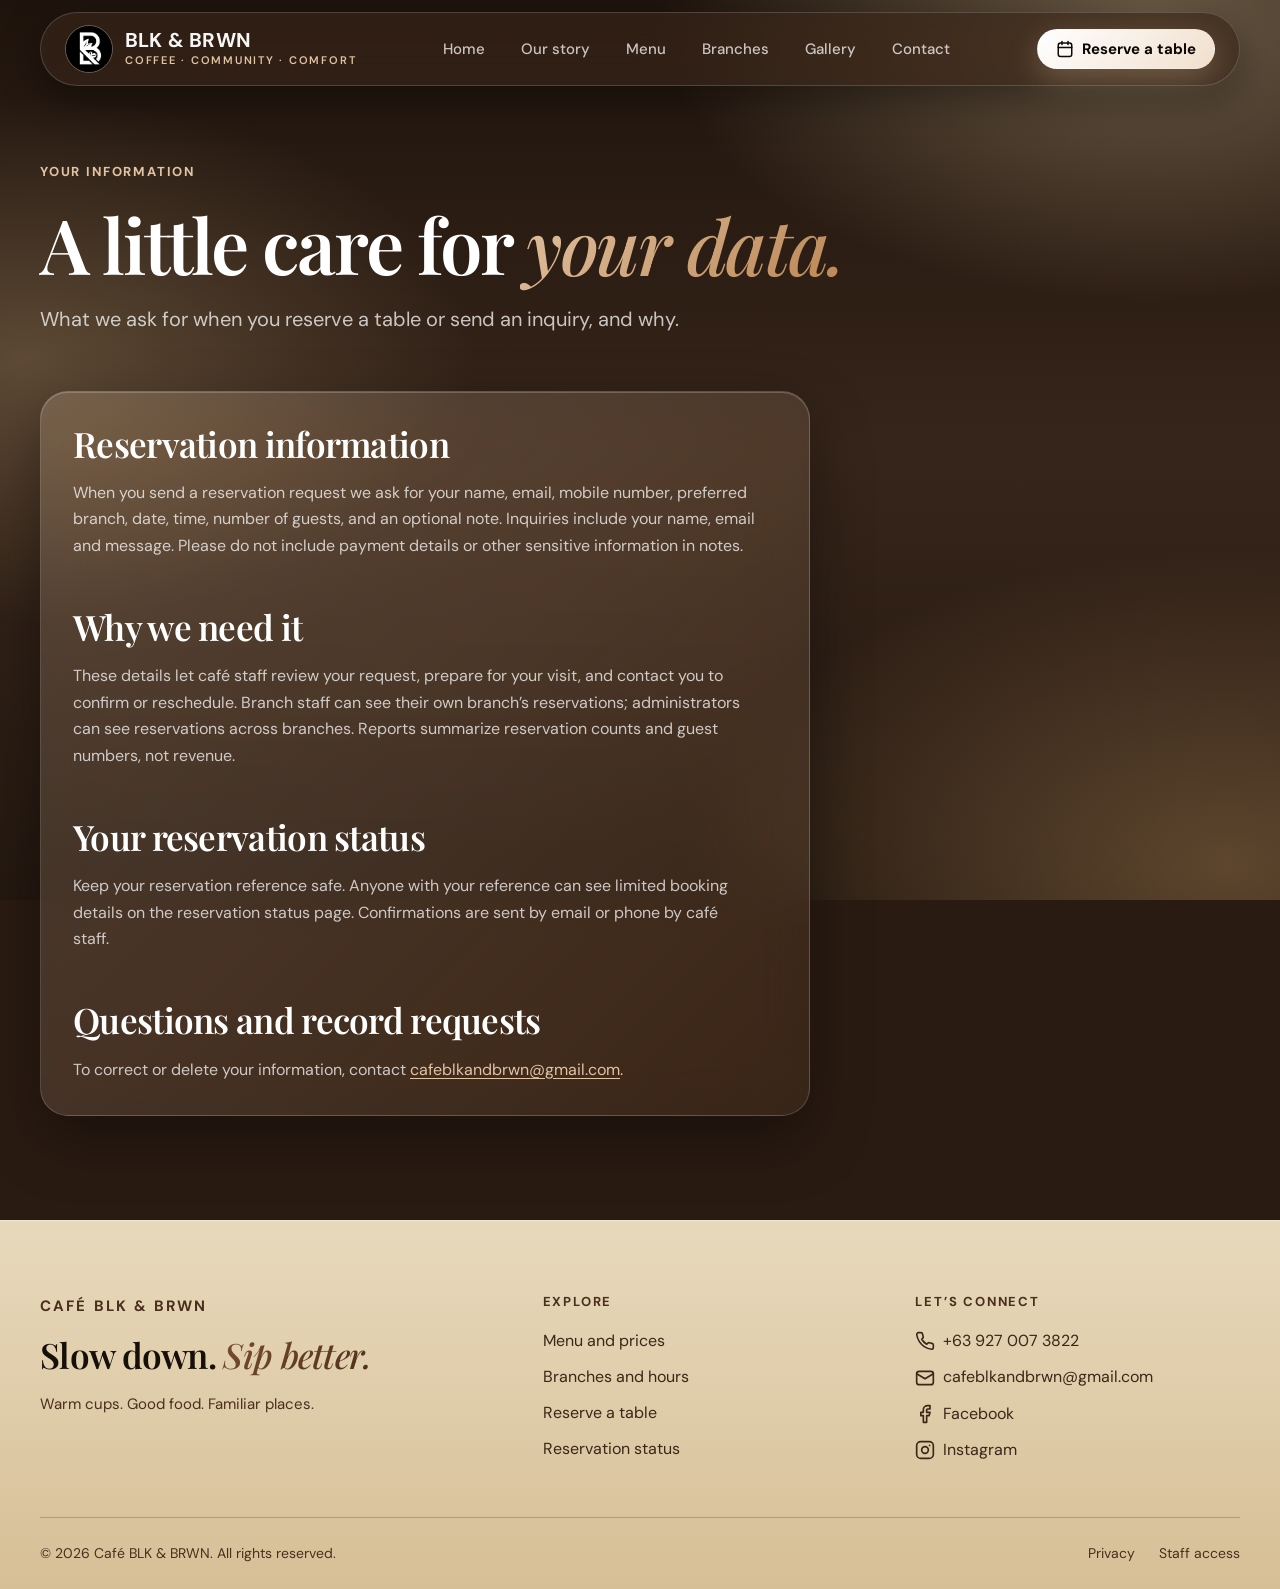
<file: privacy.html>
<!DOCTYPE html>
<html lang="en">
<head>
  <meta charset="utf-8">
  <meta name="viewport" content="width=device-width, initial-scale=1">
  <title>Privacy | Café BLK &amp; BRWN</title>
  <meta name="description" content="How Café BLK &amp; BRWN uses the information you share when you reserve a table or send an inquiry.">
  <meta name="theme-color" content="#0b0806">
  <meta property="og:type" content="website">
  <meta property="og:title" content="Privacy | Café BLK &amp; BRWN">
  <meta property="og:description" content="How Café BLK &amp; BRWN uses the information you share when you reserve a table or send an inquiry.">
  <meta property="og:image" content="assets/images/hero.jpg">
  <link rel="icon" href="assets/images/logo.jpg">
  <link rel="preload" href="assets/fonts/PlayfairDisplay-SemiBold.ttf" as="font" type="font/ttf" crossorigin>
  <link rel="stylesheet" href="style.css">
</head>
<body>
  <a class="skip-link" href="#main">Skip to content</a>

  <header class="site-header">
    <input class="nav-check" id="nav-check" type="checkbox" aria-label="Show or hide the menu">
    <a class="brand" href="index.html" aria-label="Café BLK &amp; BRWN, home">
      <img src="assets/images/logo.jpg" alt="" width="48" height="48">
      <span>
        <span class="brand__name">BLK &amp; BRWN</span>
        <span class="brand__tag">COFFEE · COMMUNITY · COMFORT</span>
      </span>
    </a>

    <nav class="site-nav" id="site-nav" aria-label="Main navigation">
        <ul>
          <li><a href="index.html">Home</a></li>
          <li><a href="about.html">Our story</a></li>
          <li><a href="menu.html">Menu</a></li>
          <li><a href="branches.html">Branches</a></li>
          <li><a href="gallery.html">Gallery</a></li>
          <li><a href="contact.html">Contact</a></li>
          <li class="nav-cta"><a class="btn btn--primary btn--sm" href="reserve.html"><span class="icon i-calendar" aria-hidden="true"></span> Reserve a table</a></li>
        </ul>
    </nav>

    <a class="btn btn--primary btn--sm btn--header" href="reserve.html"><span class="icon i-calendar" aria-hidden="true"></span> Reserve a table</a>
    <label class="nav-toggle" for="nav-check">
      <span class="icon i-menu" aria-hidden="true"></span>
      <span class="visually-hidden">Menu</span>
    </label>
  </header>

  <main id="main">
    <header class="container page-intro">
      <div class="stack">
        <p class="eyebrow">Your information</p>
        <h1>A little care for <span class="accent">your data.</span></h1>
        <p class="lead">What we ask for when you reserve a table or send an inquiry, and why.</p>
      </div>
    </header>

    <section class="container section--tight">
      <div class="glass card prose">
        <h2>Reservation information</h2>
        <p>When you send a reservation request we ask for your name, email, mobile number, preferred branch, date, time, number of guests, and an optional note. Inquiries include your name, email and message. Please do not include payment details or other sensitive information in notes.</p>

        <h2>Why we need it</h2>
        <p>These details let café staff review your request, prepare for your visit, and contact you to confirm or reschedule. Branch staff can see their own branch’s reservations; administrators can see reservations across branches. Reports summarize reservation counts and guest numbers, not revenue.</p>

        <h2>Your reservation status</h2>
        <p>Keep your reservation reference safe. Anyone with your reference can see limited booking details on the reservation status page. Confirmations are sent by email or phone by café staff.</p>

        <h2>Questions and record requests</h2>
        <p>To correct or delete your information, contact <a href="mailto:cafeblkandbrwn@gmail.com">cafeblkandbrwn@gmail.com</a>.</p>
      </div>
    </section>
  </main>

  <footer class="site-footer">
    <div class="container">
      <div class="footer-grid">
        <div class="stack">
          <p class="eyebrow">Café BLK &amp; BRWN</p>
          <h2>Slow down. <span class="accent">Sip better.</span></h2>
          <p>Warm cups. Good food. Familiar places.</p>
        </div>
        <nav aria-label="Explore">
          <h3>Explore</h3>
          <ul>
            <li><a href="menu.html">Menu and prices</a></li>
            <li><a href="branches.html">Branches and hours</a></li>
            <li><a href="reserve.html">Reserve a table</a></li>
            <li><a href="track.html">Reservation status</a></li>
          </ul>
        </nav>
        <div>
          <h3>Let’s connect</h3>
          <ul>
            <li><a href="tel:+639270073822"><span class="icon i-phone" aria-hidden="true"></span> +63 927 007 3822</a></li>
            <li><a href="mailto:cafeblkandbrwn@gmail.com"><span class="icon i-mail" aria-hidden="true"></span> cafeblkandbrwn@gmail.com</a></li>
            <li><a href="https://web.facebook.com/cafeblkandbrwn" target="_blank" rel="noopener"><span class="icon i-facebook" aria-hidden="true"></span> Facebook</a></li>
            <li><a href="https://www.instagram.com/cafeblkandbrwn/" target="_blank" rel="noopener"><span class="icon i-instagram" aria-hidden="true"></span> Instagram</a></li>
          </ul>
        </div>
      </div>
      <div class="footer-bottom">
        <span>© 2026 Café BLK &amp; BRWN. All rights reserved.</span>
        <ul>
          <li><a href="privacy.html">Privacy</a></li>
          <li><a href="staff.html">Staff access</a></li>
        </ul>
      </div>
    </div>
  </footer>
</body>
</html>
</file>
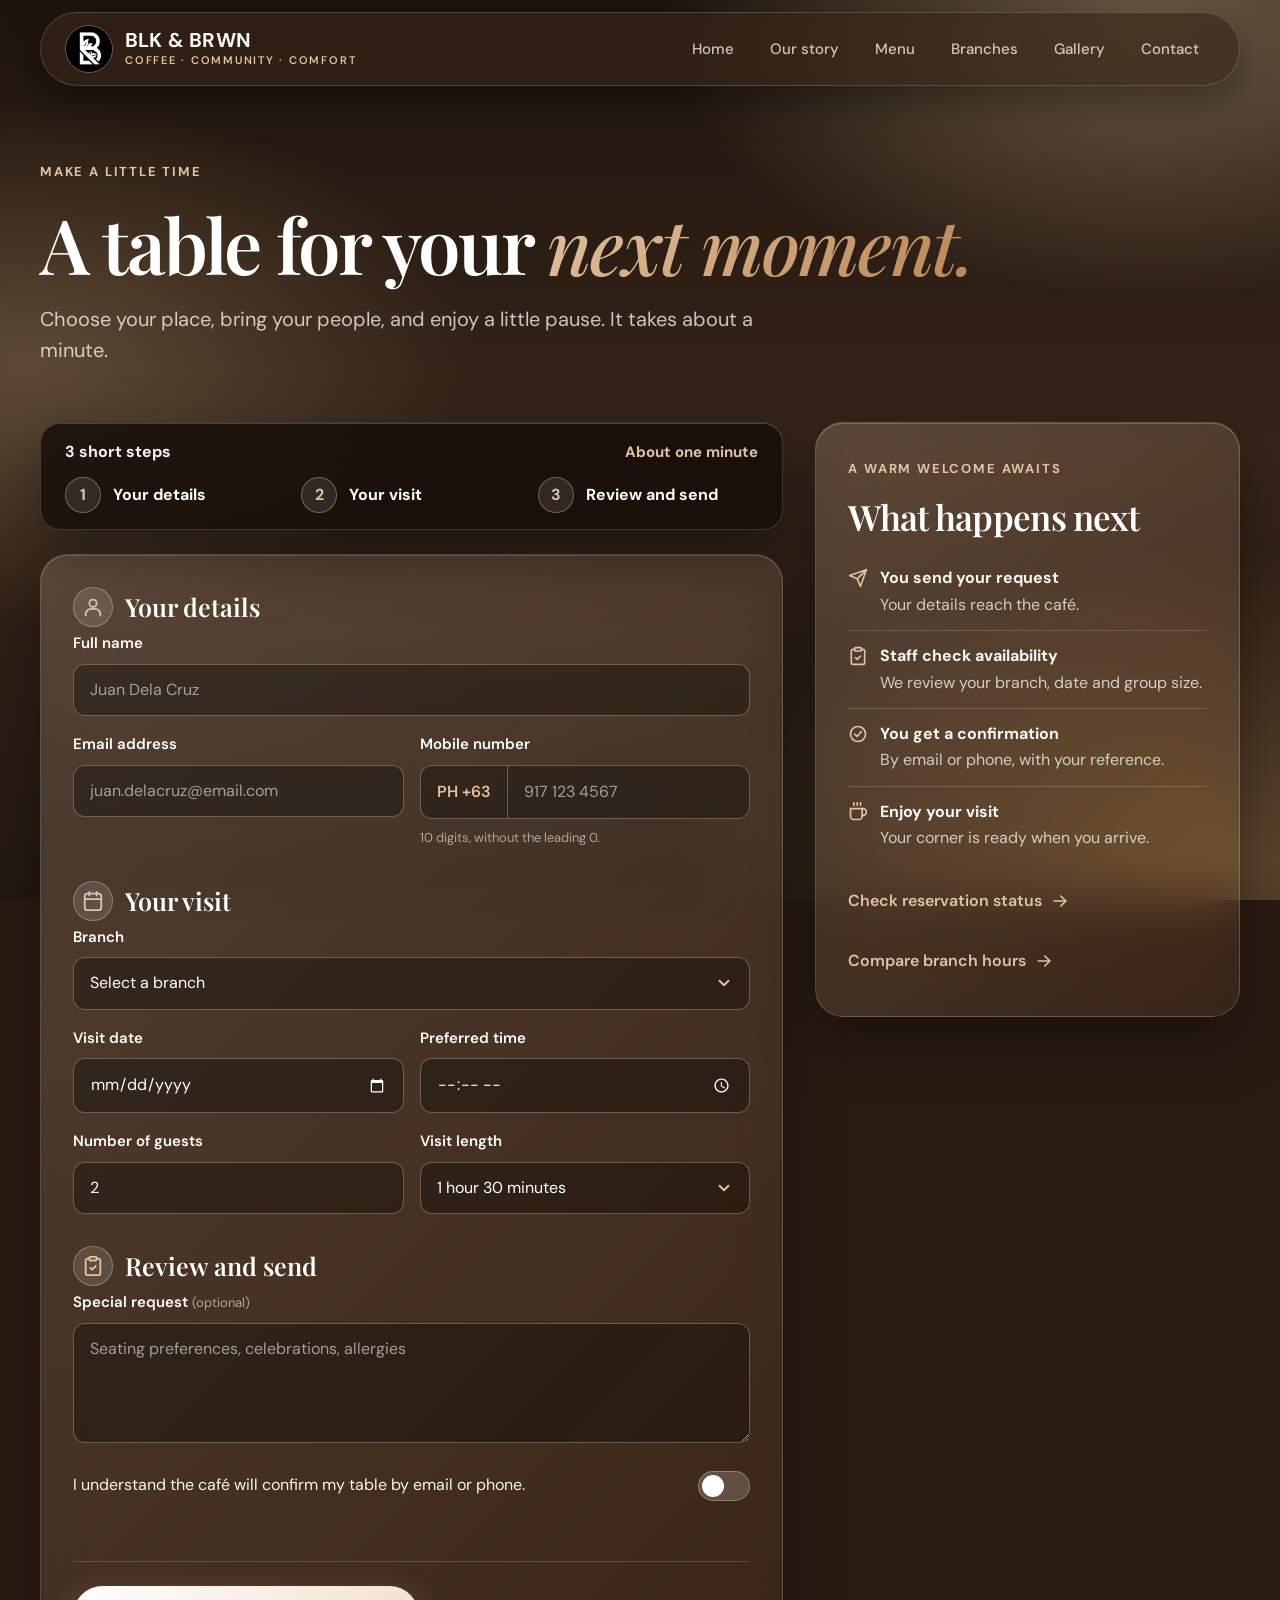
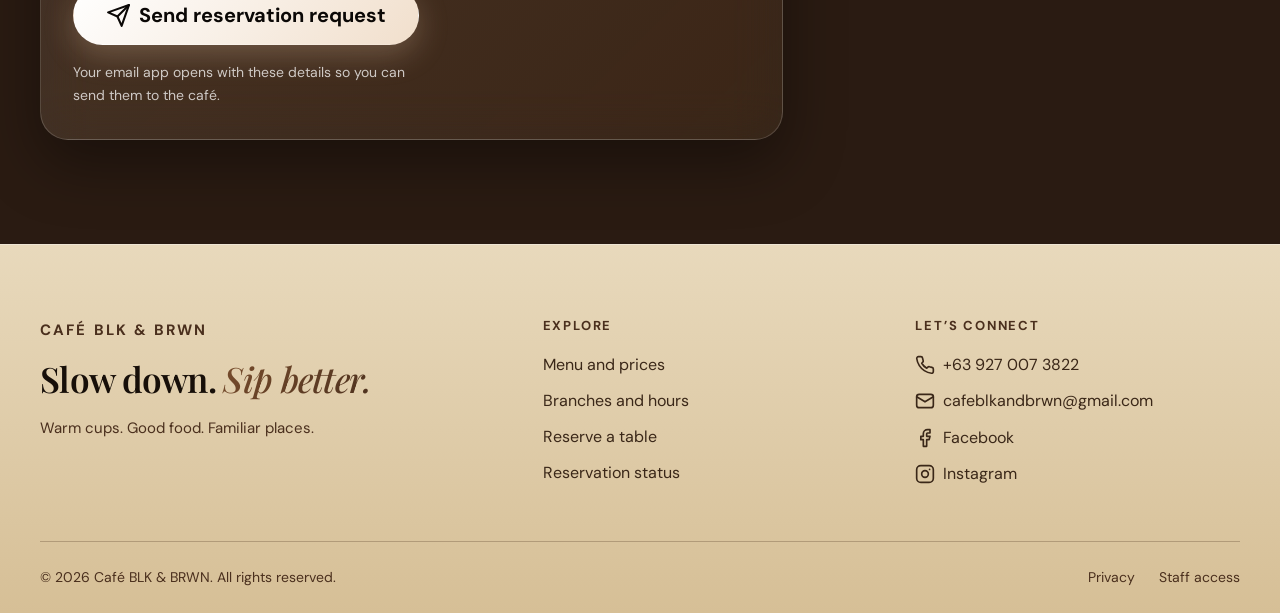
<file: reserve.html>
<!DOCTYPE html>
<html lang="en">
<head>
  <meta charset="utf-8">
  <meta name="viewport" content="width=device-width, initial-scale=1">
  <title>Reserve a table | Café BLK &amp; BRWN</title>
  <meta name="description" content="Reserve a table at Café BLK &amp; BRWN. Choose a branch, date, time and group size, and our staff will confirm your request.">
  <meta name="theme-color" content="#0b0806">
  <meta property="og:type" content="website">
  <meta property="og:title" content="Reserve a table | Café BLK &amp; BRWN">
  <meta property="og:description" content="Reserve a table at Café BLK &amp; BRWN. Choose a branch, date, time and group size, and our staff will confirm your request.">
  <meta property="og:image" content="assets/images/hero.jpg">
  <link rel="icon" href="assets/images/logo.jpg">
  <link rel="preload" href="assets/fonts/PlayfairDisplay-SemiBold.ttf" as="font" type="font/ttf" crossorigin>
  <link rel="stylesheet" href="style.css">
</head>
<body>
  <a class="skip-link" href="#main">Skip to content</a>

  <header class="site-header">
    <input class="nav-check" id="nav-check" type="checkbox" aria-label="Show or hide the menu">
    <a class="brand" href="index.html" aria-label="Café BLK &amp; BRWN, home">
      <img src="assets/images/logo.jpg" alt="" width="48" height="48">
      <span>
        <span class="brand__name">BLK &amp; BRWN</span>
        <span class="brand__tag">COFFEE · COMMUNITY · COMFORT</span>
      </span>
    </a>

    <nav class="site-nav" id="site-nav" aria-label="Main navigation">
        <ul>
          <li><a href="index.html">Home</a></li>
          <li><a href="about.html">Our story</a></li>
          <li><a href="menu.html">Menu</a></li>
          <li><a href="branches.html">Branches</a></li>
          <li><a href="gallery.html">Gallery</a></li>
          <li><a href="contact.html">Contact</a></li>

        </ul>
    </nav>

    <label class="nav-toggle" for="nav-check">
      <span class="icon i-menu" aria-hidden="true"></span>
      <span class="visually-hidden">Menu</span>
    </label>
  </header>

  <main id="main">
    <header class="container page-intro">
      <div class="stack">
        <p class="eyebrow">Make a little time</p>
        <h1>A table for your <span class="accent">next moment.</span></h1>
        <p class="lead">Choose your place, bring your people, and enjoy a little pause. It takes about a minute.</p>
      </div>
    </header>

    <section class="container section--tight" aria-label="Reservation form">
      <div class="form-layout">
        <div class="stack--lg">
          <!-- Progress: the three parts of the form, shown up front so people know what to expect. -->
          <div class="flow glass" aria-label="Reservation steps">
            <div class="flow__head">
              <span>3 short steps</span>
              <span>About one minute</span>
            </div>
            <ol class="steps" style="--count: 3">
              <li class="steps__item"><div><strong>Your details</strong></div></li>
              <li class="steps__item"><div><strong>Your visit</strong></div></li>
              <li class="steps__item"><div><strong>Review and send</strong></div></li>
            </ol>
          </div>

          <form class="form glass card" id="reservation-form" action="mailto:cafeblkandbrwn@gmail.com?subject=Table%20reservation%20request" method="post" enctype="text/plain">
            <fieldset class="fieldset">
              <legend class="fieldset__title"><span class="icon-badge"><span class="icon i-user" aria-hidden="true"></span></span> Your details</legend>
              <div class="fields">
                <div class="field field--full">
                  <label class="field__label" for="r-name">Full name</label>
                  <input class="input" id="r-name" name="name" type="text" autocomplete="name" placeholder="Juan Dela Cruz" required>
                </div>
                <div class="field">
                  <label class="field__label" for="r-email">Email address</label>
                  <input class="input" id="r-email" name="email" type="email" autocomplete="email" placeholder="juan.delacruz@email.com" required>
                </div>
                <div class="field">
                  <label class="field__label" for="r-phone">Mobile number</label>
                  <div class="input-group">
                    <span class="input-group__prefix" aria-hidden="true">PH +63</span>
                    <input class="input" id="r-phone" name="phone" type="tel" inputmode="numeric" autocomplete="tel-national" placeholder="917 123 4567" pattern="[0-9 ]{10,13}" aria-describedby="r-phone-hint" required>
                  </div>
                  <span class="field__hint" id="r-phone-hint">10 digits, without the leading 0.</span>
                </div>
              </div>
            </fieldset>

            <fieldset class="fieldset">
              <legend class="fieldset__title"><span class="icon-badge"><span class="icon i-calendar" aria-hidden="true"></span></span> Your visit</legend>
              <div class="fields">
                <div class="field field--full">
                  <label class="field__label" for="r-branch">Branch</label>
                  <select class="select" id="r-branch" name="branch" required>
                    <option value="" selected disabled>Select a branch</option>
                  <option value="Capipisa, Tanza">Capipisa, Tanza</option>
                  <option value="Naic">Naic</option>
                  <option value="General Trias">General Trias</option>
                  <option value="Kawit">Kawit</option>
                  <option value="Trece Martires">Trece Martires</option>
                  <option value="SM City Tanza">SM City Tanza</option>
                  <option value="Festival Mall, Alabang">Festival Mall, Alabang</option>
                  </select>
                </div>
                <div class="field">
                  <label class="field__label" for="r-date">Visit date</label>
                  <input class="input" id="r-date" name="date" type="date" required>
                </div>
                <div class="field">
                  <label class="field__label" for="r-time">Preferred time</label>
                  <input class="input" id="r-time" name="time" type="time" required>
                </div>
                <div class="field">
                  <label class="field__label" for="r-guests">Number of guests</label>
                  <input class="input" id="r-guests" name="guests" type="number" min="1" max="20" value="2" inputmode="numeric" required>
                </div>
                <div class="field">
                  <label class="field__label" for="r-duration">Visit length</label>
                  <select class="select" id="r-duration" name="duration">
                    <option>1 hour</option>
                    <option selected>1 hour 30 minutes</option>
                    <option>2 hours</option>
                  </select>
                </div>
              </div>
            </fieldset>

            <fieldset class="fieldset">
              <legend class="fieldset__title"><span class="icon-badge"><span class="icon i-clipboard" aria-hidden="true"></span></span> Review and send</legend>
              <div class="field">
                <label class="field__label" for="r-note">Special request <small>(optional)</small></label>
                <textarea class="textarea" id="r-note" name="note" rows="3" placeholder="Seating preferences, celebrations, allergies"></textarea>
              </div>
              <label class="toggle" for="r-agree">
                <span>I understand the café will confirm my table by email or phone.</span>
                <input id="r-agree" name="agree" type="checkbox" required>
                <span class="toggle__switch" aria-hidden="true"></span>
              </label>
            </fieldset>

            <div class="form-actions">
              <button class="btn btn--primary btn--lg" type="submit"><span class="icon i-send" aria-hidden="true"></span> Send reservation request</button>
              <p>Your email app opens with these details so you can send them to the café.</p>
            </div>
          </form>
        </div>

        <aside class="glass card" aria-labelledby="next-title">
          <p class="eyebrow">A warm welcome awaits</p>
          <h2 id="next-title" class="heading-lg">What happens next</h2>
          <ol class="aside-list">
            <li><span class="icon i-send" aria-hidden="true"></span><div><strong>You send your request</strong><br><span class="muted">Your details reach the café.</span></div></li>
            <li><span class="icon i-clipboard" aria-hidden="true"></span><div><strong>Staff check availability</strong><br><span class="muted">We review your branch, date and group size.</span></div></li>
            <li><span class="icon i-check-circle" aria-hidden="true"></span><div><strong>You get a confirmation</strong><br><span class="muted">By email or phone, with your reference.</span></div></li>
            <li><span class="icon i-coffee" aria-hidden="true"></span><div><strong>Enjoy your visit</strong><br><span class="muted">Your corner is ready when you arrive.</span></div></li>
          </ol>
          <a class="text-link" href="track.html">Check reservation status <span class="icon i-arrow-right" aria-hidden="true"></span></a>
          <a class="text-link" href="branches.html">Compare branch hours <span class="icon i-arrow-right" aria-hidden="true"></span></a>
        </aside>
      </div>
    </section>
  </main>

  <footer class="site-footer">
    <div class="container">
      <div class="footer-grid">
        <div class="stack">
          <p class="eyebrow">Café BLK &amp; BRWN</p>
          <h2>Slow down. <span class="accent">Sip better.</span></h2>
          <p>Warm cups. Good food. Familiar places.</p>
        </div>
        <nav aria-label="Explore">
          <h3>Explore</h3>
          <ul>
            <li><a href="menu.html">Menu and prices</a></li>
            <li><a href="branches.html">Branches and hours</a></li>
            <li><a href="reserve.html">Reserve a table</a></li>
            <li><a href="track.html">Reservation status</a></li>
          </ul>
        </nav>
        <div>
          <h3>Let’s connect</h3>
          <ul>
            <li><a href="tel:+639270073822"><span class="icon i-phone" aria-hidden="true"></span> +63 927 007 3822</a></li>
            <li><a href="mailto:cafeblkandbrwn@gmail.com"><span class="icon i-mail" aria-hidden="true"></span> cafeblkandbrwn@gmail.com</a></li>
            <li><a href="https://web.facebook.com/cafeblkandbrwn" target="_blank" rel="noopener"><span class="icon i-facebook" aria-hidden="true"></span> Facebook</a></li>
            <li><a href="https://www.instagram.com/cafeblkandbrwn/" target="_blank" rel="noopener"><span class="icon i-instagram" aria-hidden="true"></span> Instagram</a></li>
          </ul>
        </div>
      </div>
      <div class="footer-bottom">
        <span>© 2026 Café BLK &amp; BRWN. All rights reserved.</span>
        <ul>
          <li><a href="privacy.html">Privacy</a></li>
          <li><a href="staff.html">Staff access</a></li>
        </ul>
      </div>
    </div>
  </footer>
</body>
</html>
</file>
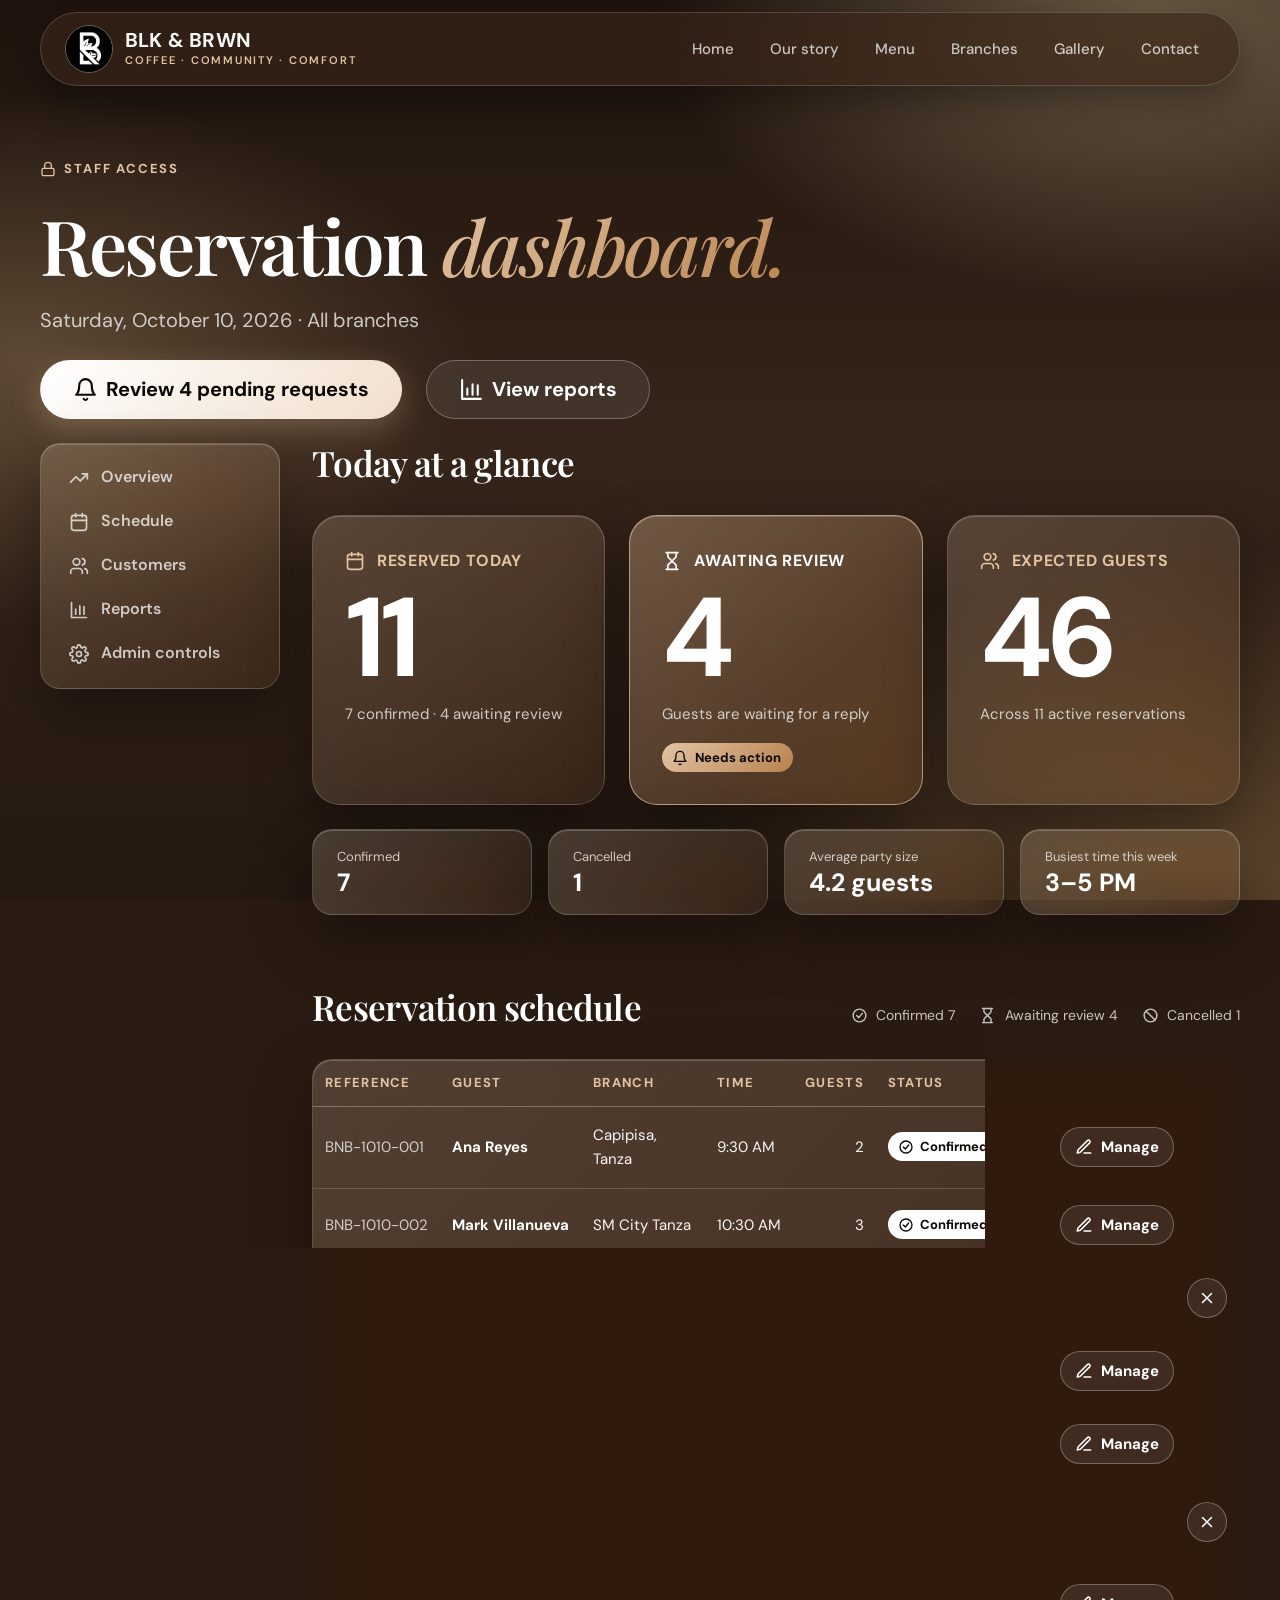
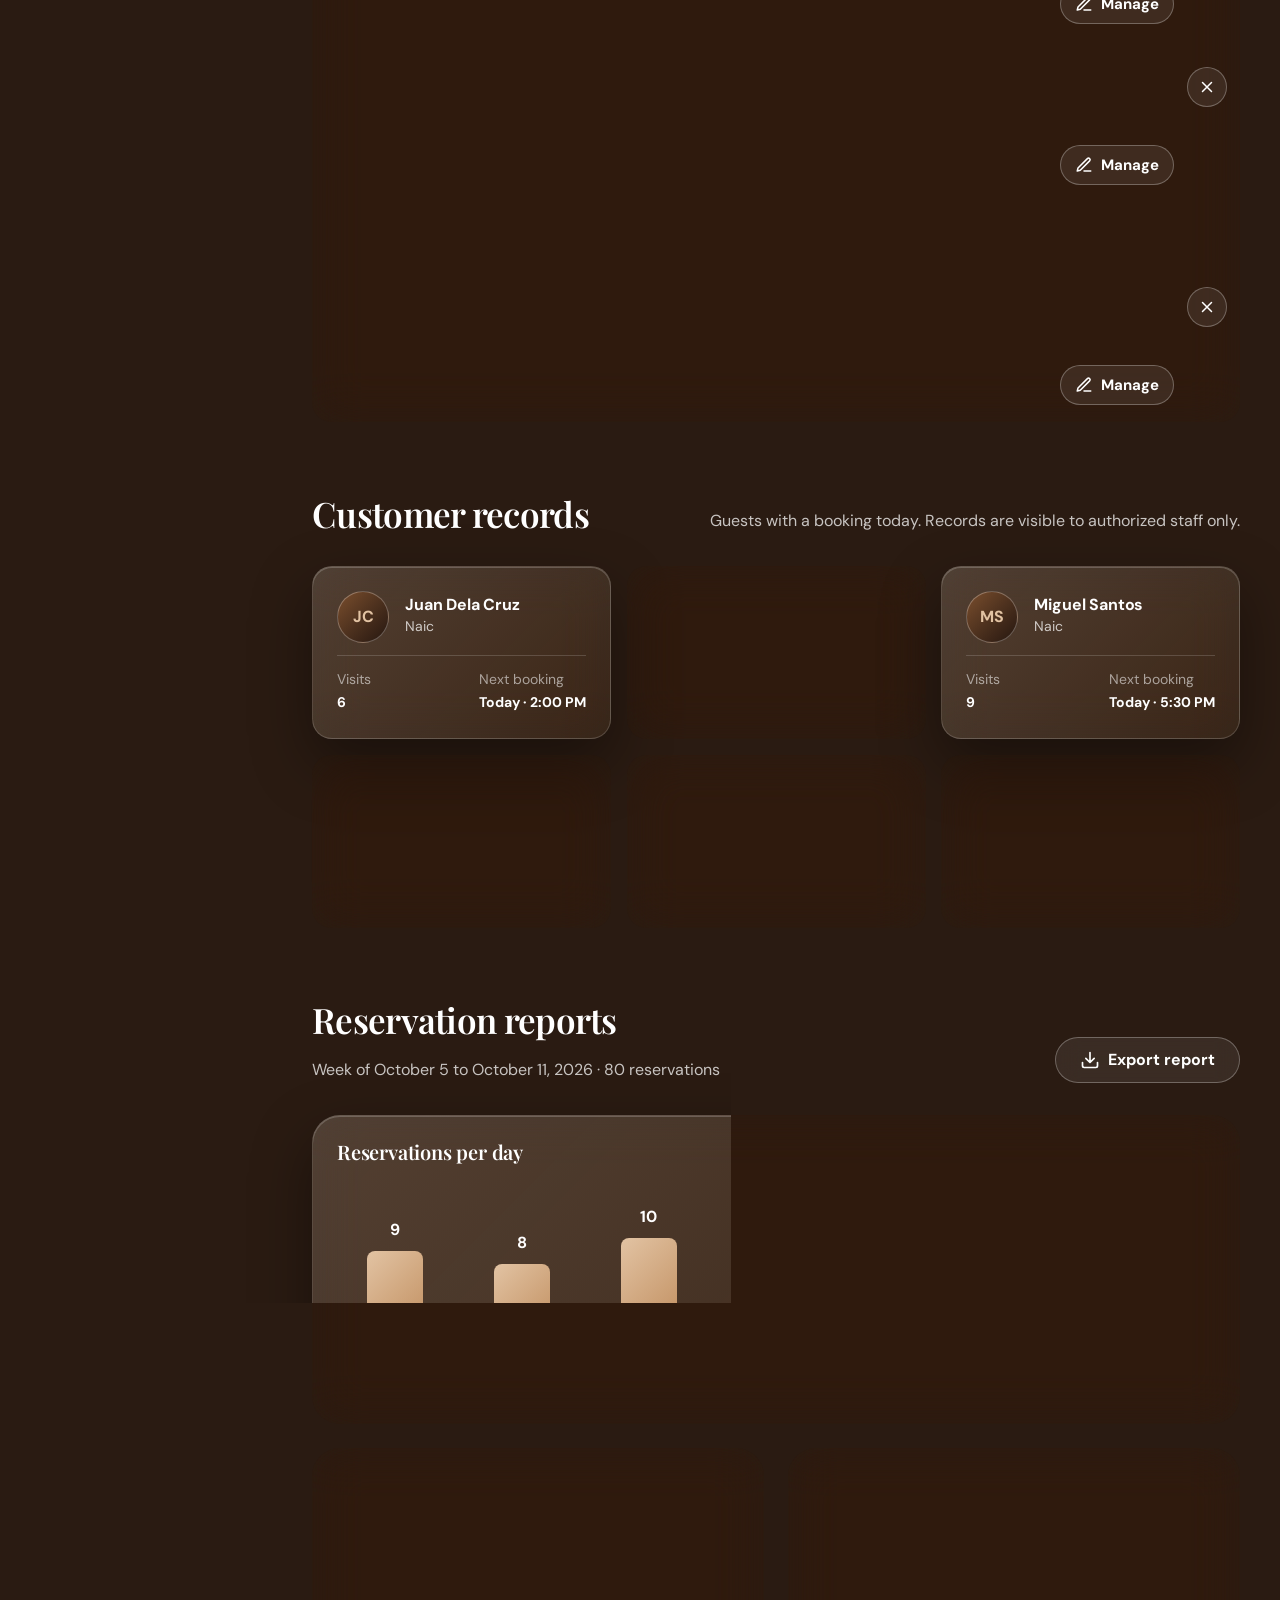
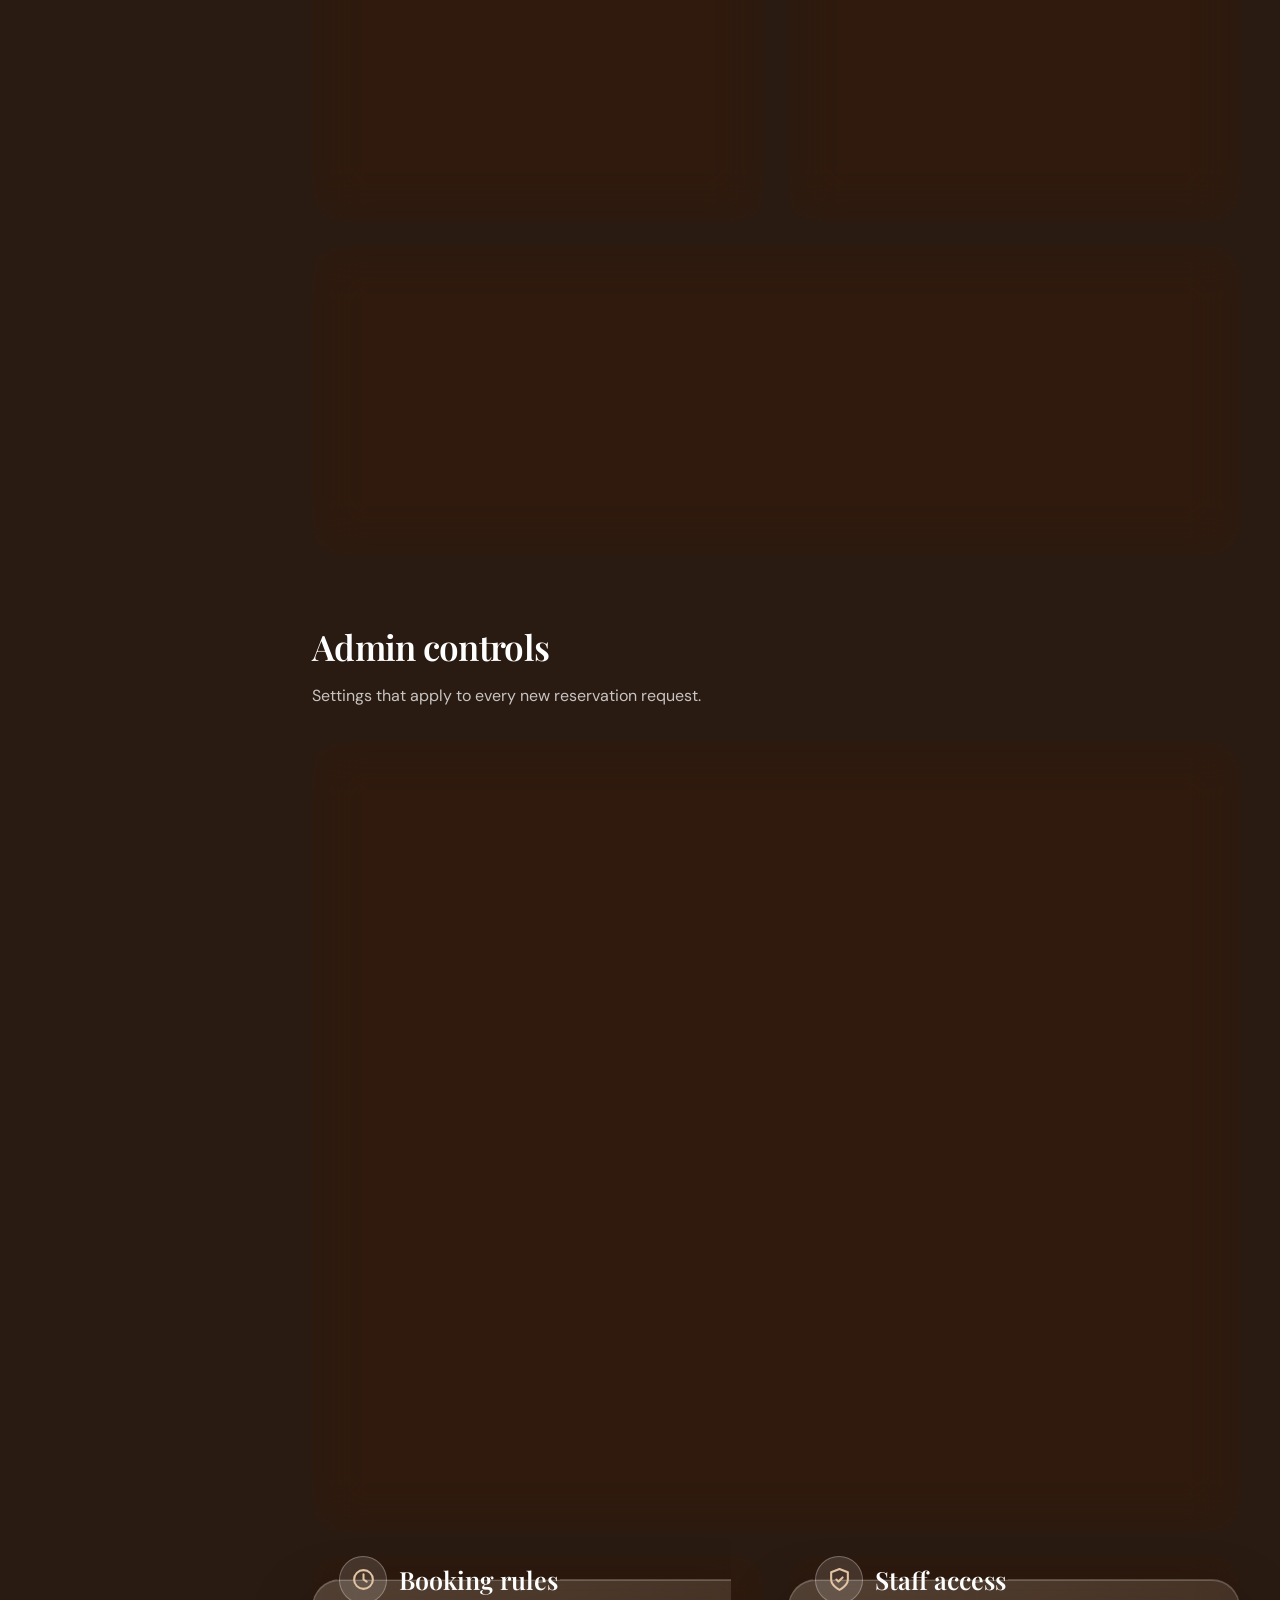
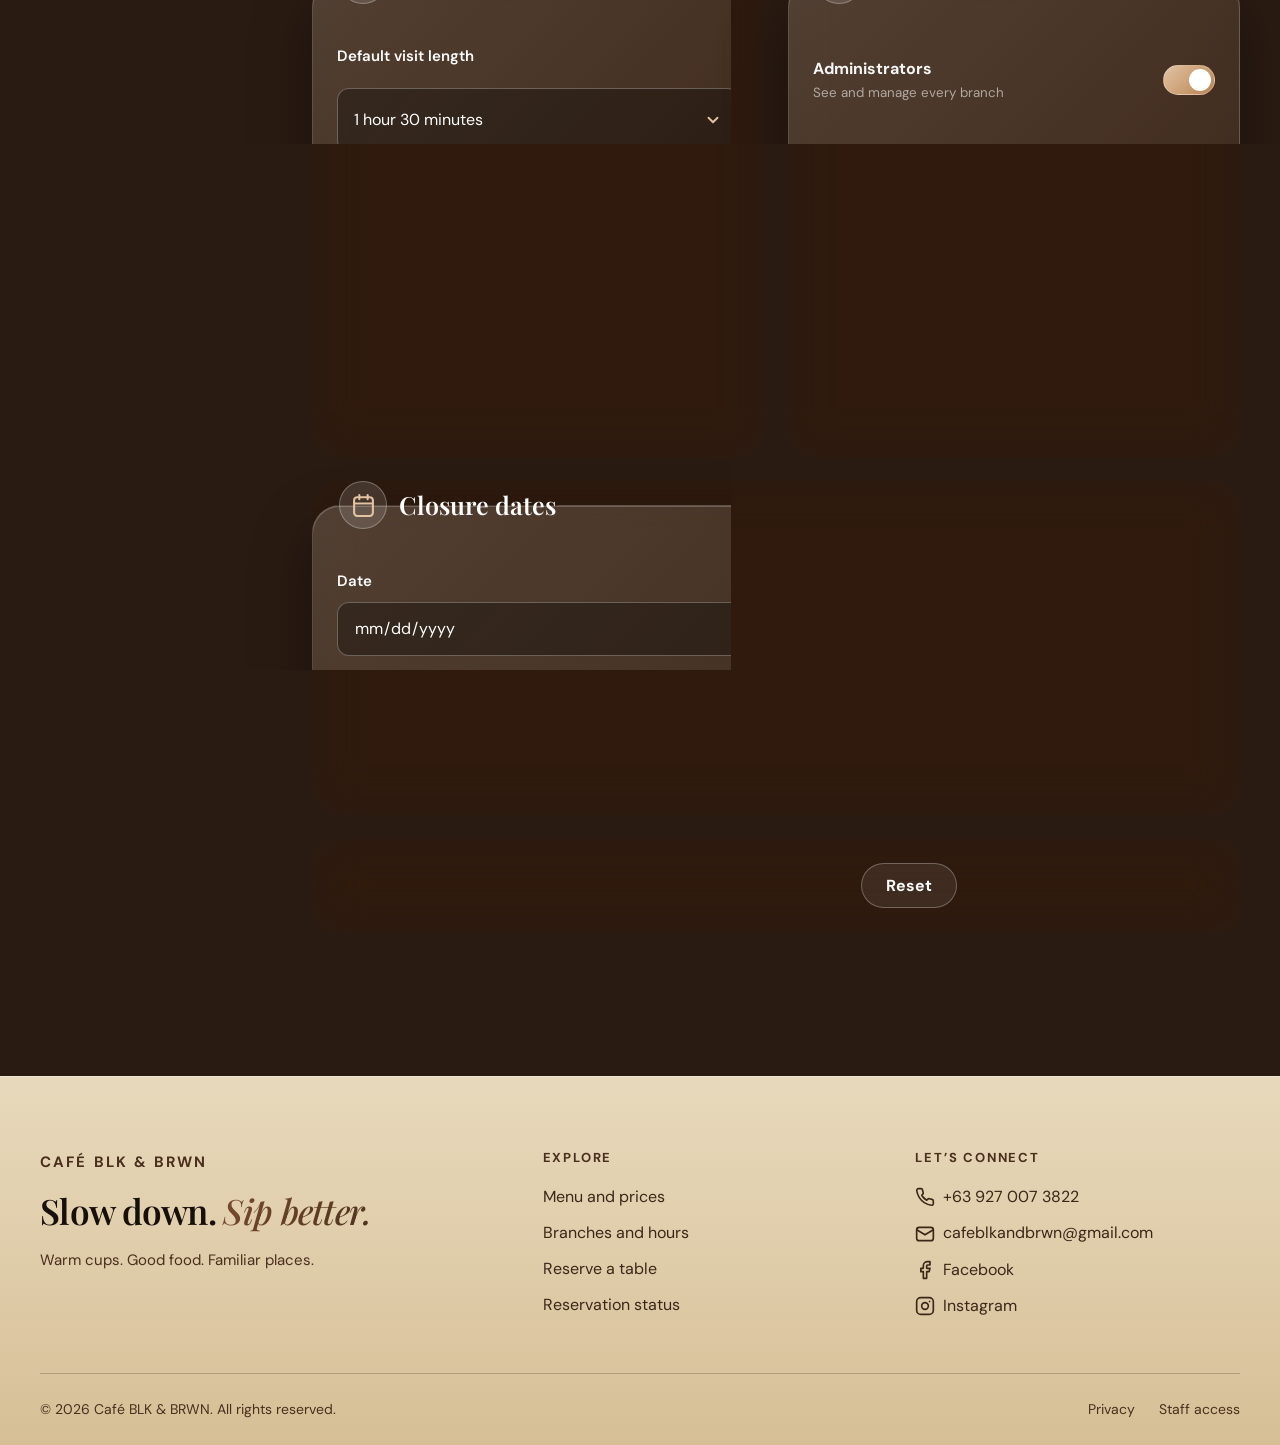
<file: staff.html>
<!DOCTYPE html>
<html lang="en">
<head>
  <meta charset="utf-8">
  <meta name="viewport" content="width=device-width, initial-scale=1">
  <title>Staff dashboard | Café BLK &amp; BRWN</title>
  <meta name="description" content="Staff dashboard for Café BLK &amp; BRWN: today’s reservations, customer records, reports and admin controls.">
  <meta name="theme-color" content="#0b0806">
  <meta property="og:type" content="website">
  <meta property="og:title" content="Staff dashboard | Café BLK &amp; BRWN">
  <meta property="og:description" content="Staff dashboard for Café BLK &amp; BRWN: today’s reservations, customer records, reports and admin controls.">
  <meta property="og:image" content="assets/images/hero.jpg">
  <link rel="icon" href="assets/images/logo.jpg">
  <link rel="preload" href="assets/fonts/PlayfairDisplay-SemiBold.ttf" as="font" type="font/ttf" crossorigin>
  <link rel="stylesheet" href="style.css">
</head>
<body>
  <a class="skip-link" href="#main">Skip to content</a>

  <header class="site-header">
    <input class="nav-check" id="nav-check" type="checkbox" aria-label="Show or hide the menu">
    <a class="brand" href="index.html" aria-label="Café BLK &amp; BRWN, home">
      <img src="assets/images/logo.jpg" alt="" width="48" height="48">
      <span>
        <span class="brand__name">BLK &amp; BRWN</span>
        <span class="brand__tag">COFFEE · COMMUNITY · COMFORT</span>
      </span>
    </a>

    <nav class="site-nav" id="site-nav" aria-label="Main navigation">
        <ul>
          <li><a href="index.html">Home</a></li>
          <li><a href="about.html">Our story</a></li>
          <li><a href="menu.html">Menu</a></li>
          <li><a href="branches.html">Branches</a></li>
          <li><a href="gallery.html">Gallery</a></li>
          <li><a href="contact.html">Contact</a></li>

        </ul>
    </nav>

    <label class="nav-toggle" for="nav-check">
      <span class="icon i-menu" aria-hidden="true"></span>
      <span class="visually-hidden">Menu</span>
    </label>
  </header>

  <main id="main">
    <header class="container page-intro">
      <div class="stack">
        <p class="eyebrow"><span class="icon i-lock" aria-hidden="true"></span> Staff access</p>
        <h1>Reservation <span class="accent">dashboard.</span></h1>
        <p class="lead">Saturday, October 10, 2026 · All branches</p>
      </div>
      <div class="cluster page-intro__actions">
        <a class="btn btn--primary btn--lg" href="#schedule"><span class="icon i-bell" aria-hidden="true"></span> Review 4 pending requests</a>
        <a class="btn btn--secondary btn--lg" href="#reports"><span class="icon i-bar-chart" aria-hidden="true"></span> View reports</a>
      </div>
    </header>

    <div class="container dash">
      <nav class="dash__nav glass" aria-label="Dashboard sections">
        <ul>
          <li><a href="#overview"><span class="icon i-trending-up" aria-hidden="true"></span> Overview</a></li>
          <li><a href="#schedule"><span class="icon i-calendar" aria-hidden="true"></span> Schedule</a></li>
          <li><a href="#customers"><span class="icon i-users" aria-hidden="true"></span> Customers</a></li>
          <li><a href="#reports"><span class="icon i-bar-chart" aria-hidden="true"></span> Reports</a></li>
          <li><a href="#controls"><span class="icon i-settings" aria-hidden="true"></span> Admin controls</a></li>
        </ul>
      </nav>

      <div class="dash__main">
        <!-- Overview: the three numbers staff check first, as large as possible. -->
        <section id="overview" aria-labelledby="overview-title">
          <div class="dash__title"><h2 id="overview-title">Today at a glance</h2></div>
          <div class="kpi-grid">
            <article class="kpi glass">
              <p class="kpi__label"><span class="icon i-calendar" aria-hidden="true"></span> Reserved today</p>
              <p class="kpi__value">11</p>
              <p class="kpi__meta">7 confirmed · 4 awaiting review</p>
            </article>
            <article class="kpi kpi--alert glass">
              <p class="kpi__label"><span class="icon i-hourglass" aria-hidden="true"></span> Awaiting review</p>
              <p class="kpi__value">4</p>
              <p class="kpi__meta">Guests are waiting for a reply</p>
              <span class="status status--pending kpi__tag"><span class="icon i-bell" aria-hidden="true"></span> Needs action</span>
            </article>
            <article class="kpi glass">
              <p class="kpi__label"><span class="icon i-users" aria-hidden="true"></span> Expected guests</p>
              <p class="kpi__value">46</p>
              <p class="kpi__meta">Across 11 active reservations</p>
            </article>
          </div>
          <dl class="mini-stats">
            <div class="mini-stat glass"><dt>Confirmed</dt><dd>7</dd></div>
            <div class="mini-stat glass"><dt>Cancelled</dt><dd>1</dd></div>
            <div class="mini-stat glass"><dt>Average party size</dt><dd>4.2 guests</dd></div>
            <div class="mini-stat glass"><dt>Busiest time this week</dt><dd>3–5 PM</dd></div>
          </dl>
        </section>

        <section id="schedule" aria-labelledby="schedule-title">
          <div class="dash__title">
            <h2 id="schedule-title">Reservation schedule</h2>
            <ul class="legend" aria-label="Status key">
              <li><span class="icon i-check-circle" aria-hidden="true"></span> Confirmed 7</li>
              <li><span class="icon i-hourglass" aria-hidden="true"></span> Awaiting review 4</li>
              <li><span class="icon i-ban" aria-hidden="true"></span> Cancelled 1</li>
            </ul>
          </div>
          <div class="glass table-wrap">
            <table class="data-table">
              <caption class="visually-hidden">Reservations for Saturday, October 10, 2026</caption>
              <thead>
                <tr>
                  <th scope="col">Reference</th>
                  <th scope="col">Guest</th>
                  <th scope="col">Branch</th>
                  <th scope="col">Time</th>
                  <th scope="col" class="num">Guests</th>
                  <th scope="col">Status</th>
                  <th scope="col">Action</th>
                </tr>
              </thead>
              <tbody>
            <tr>
              <td data-label="Reference" class="ref">BNB-1010-001</td>
              <td data-label="Guest"><strong>Ana Reyes</strong></td>
              <td data-label="Branch">Capipisa, Tanza</td>
              <td data-label="Time">9:30 AM</td>
              <td data-label="Guests" class="num">2</td>
              <td data-label="Status"><span class="status status--confirmed"><span class="icon i-check-circle" aria-hidden="true"></span> Confirmed</span></td>
              <td data-label="Action"><div class="row-actions"><button class="btn btn--secondary btn--sm" type="button"><span class="icon i-edit" aria-hidden="true"></span> Manage</button></div></td>
            </tr>
            <tr>
              <td data-label="Reference" class="ref">BNB-1010-002</td>
              <td data-label="Guest"><strong>Mark Villanueva</strong></td>
              <td data-label="Branch">SM City Tanza</td>
              <td data-label="Time">10:30 AM</td>
              <td data-label="Guests" class="num">3</td>
              <td data-label="Status"><span class="status status--confirmed"><span class="icon i-check-circle" aria-hidden="true"></span> Confirmed</span></td>
              <td data-label="Action"><div class="row-actions"><button class="btn btn--secondary btn--sm" type="button"><span class="icon i-edit" aria-hidden="true"></span> Manage</button></div></td>
            </tr>
            <tr class="needs-review">
              <td data-label="Reference" class="ref">BNB-1010-003</td>
              <td data-label="Guest"><strong>Carla Mendoza</strong></td>
              <td data-label="Branch">Kawit</td>
              <td data-label="Time">11:00 AM</td>
              <td data-label="Guests" class="num">2</td>
              <td data-label="Status"><span class="status status--pending"><span class="icon i-hourglass" aria-hidden="true"></span> Awaiting review</span></td>
              <td data-label="Action"><div class="row-actions"><button class="btn btn--primary btn--sm" type="button"><span class="icon i-check" aria-hidden="true"></span> Approve</button><button class="btn btn--secondary btn--sm btn--icon" type="button" aria-label="Decline Carla Mendoza"><span class="icon i-x" aria-hidden="true"></span></button></div></td>
            </tr>
            <tr>
              <td data-label="Reference" class="ref">BNB-1010-004</td>
              <td data-label="Guest"><strong>Paolo Bautista</strong></td>
              <td data-label="Branch">General Trias</td>
              <td data-label="Time">12:30 PM</td>
              <td data-label="Guests" class="num">6</td>
              <td data-label="Status"><span class="status status--confirmed"><span class="icon i-check-circle" aria-hidden="true"></span> Confirmed</span></td>
              <td data-label="Action"><div class="row-actions"><button class="btn btn--secondary btn--sm" type="button"><span class="icon i-edit" aria-hidden="true"></span> Manage</button></div></td>
            </tr>
            <tr>
              <td data-label="Reference" class="ref">BNB-1010-005</td>
              <td data-label="Guest"><strong>Juan Dela Cruz</strong></td>
              <td data-label="Branch">Naic</td>
              <td data-label="Time">2:00 PM</td>
              <td data-label="Guests" class="num">4</td>
              <td data-label="Status"><span class="status status--confirmed"><span class="icon i-check-circle" aria-hidden="true"></span> Confirmed</span></td>
              <td data-label="Action"><div class="row-actions"><button class="btn btn--secondary btn--sm" type="button"><span class="icon i-edit" aria-hidden="true"></span> Manage</button></div></td>
            </tr>
            <tr class="needs-review">
              <td data-label="Reference" class="ref">BNB-1010-006</td>
              <td data-label="Guest"><strong>Liza Ramos</strong></td>
              <td data-label="Branch">Festival Mall, Alabang</td>
              <td data-label="Time">2:30 PM</td>
              <td data-label="Guests" class="num">3</td>
              <td data-label="Status"><span class="status status--pending"><span class="icon i-hourglass" aria-hidden="true"></span> Awaiting review</span></td>
              <td data-label="Action"><div class="row-actions"><button class="btn btn--primary btn--sm" type="button"><span class="icon i-check" aria-hidden="true"></span> Approve</button><button class="btn btn--secondary btn--sm btn--icon" type="button" aria-label="Decline Liza Ramos"><span class="icon i-x" aria-hidden="true"></span></button></div></td>
            </tr>
            <tr>
              <td data-label="Reference" class="ref">BNB-1010-007</td>
              <td data-label="Guest"><strong>Rico Navarro</strong></td>
              <td data-label="Branch">Trece Martires</td>
              <td data-label="Time">3:00 PM</td>
              <td data-label="Guests" class="num">5</td>
              <td data-label="Status"><span class="status status--confirmed"><span class="icon i-check-circle" aria-hidden="true"></span> Confirmed</span></td>
              <td data-label="Action"><div class="row-actions"><button class="btn btn--secondary btn--sm" type="button"><span class="icon i-edit" aria-hidden="true"></span> Manage</button></div></td>
            </tr>
            <tr class="needs-review">
              <td data-label="Reference" class="ref">BNB-1010-008</td>
              <td data-label="Guest"><strong>Bea Castillo</strong></td>
              <td data-label="Branch">Capipisa, Tanza</td>
              <td data-label="Time">4:00 PM</td>
              <td data-label="Guests" class="num">4</td>
              <td data-label="Status"><span class="status status--pending"><span class="icon i-hourglass" aria-hidden="true"></span> Awaiting review</span></td>
              <td data-label="Action"><div class="row-actions"><button class="btn btn--primary btn--sm" type="button"><span class="icon i-check" aria-hidden="true"></span> Approve</button><button class="btn btn--secondary btn--sm btn--icon" type="button" aria-label="Decline Bea Castillo"><span class="icon i-x" aria-hidden="true"></span></button></div></td>
            </tr>
            <tr>
              <td data-label="Reference" class="ref">BNB-1010-009</td>
              <td data-label="Guest"><strong>Miguel Santos</strong></td>
              <td data-label="Branch">Naic</td>
              <td data-label="Time">5:30 PM</td>
              <td data-label="Guests" class="num">8</td>
              <td data-label="Status"><span class="status status--confirmed"><span class="icon i-check-circle" aria-hidden="true"></span> Confirmed</span></td>
              <td data-label="Action"><div class="row-actions"><button class="btn btn--secondary btn--sm" type="button"><span class="icon i-edit" aria-hidden="true"></span> Manage</button></div></td>
            </tr>
            <tr>
              <td data-label="Reference" class="ref">BNB-1010-010</td>
              <td data-label="Guest"><strong>Grace Aquino</strong></td>
              <td data-label="Branch">SM City Tanza</td>
              <td data-label="Time">6:00 PM</td>
              <td data-label="Guests" class="num">2</td>
              <td data-label="Status"><span class="status status--cancelled"><span class="icon i-ban" aria-hidden="true"></span> Cancelled</span></td>
              <td data-label="Action"><div class="row-actions"><span class="muted small">No action needed</span></div></td>
            </tr>
            <tr class="needs-review">
              <td data-label="Reference" class="ref">BNB-1010-011</td>
              <td data-label="Guest"><strong>Jerome Lim</strong></td>
              <td data-label="Branch">Trece Martires</td>
              <td data-label="Time">7:00 PM</td>
              <td data-label="Guests" class="num">6</td>
              <td data-label="Status"><span class="status status--pending"><span class="icon i-hourglass" aria-hidden="true"></span> Awaiting review</span></td>
              <td data-label="Action"><div class="row-actions"><button class="btn btn--primary btn--sm" type="button"><span class="icon i-check" aria-hidden="true"></span> Approve</button><button class="btn btn--secondary btn--sm btn--icon" type="button" aria-label="Decline Jerome Lim"><span class="icon i-x" aria-hidden="true"></span></button></div></td>
            </tr>
            <tr>
              <td data-label="Reference" class="ref">BNB-1010-012</td>
              <td data-label="Guest"><strong>Nina Garcia</strong></td>
              <td data-label="Branch">General Trias</td>
              <td data-label="Time">7:30 PM</td>
              <td data-label="Guests" class="num">3</td>
              <td data-label="Status"><span class="status status--confirmed"><span class="icon i-check-circle" aria-hidden="true"></span> Confirmed</span></td>
              <td data-label="Action"><div class="row-actions"><button class="btn btn--secondary btn--sm" type="button"><span class="icon i-edit" aria-hidden="true"></span> Manage</button></div></td>
            </tr>
              </tbody>
            </table>
          </div>
        </section>

        <section id="customers" aria-labelledby="customers-title">
          <div class="dash__title">
            <h2 id="customers-title">Customer records</h2>
            <p class="muted">Guests with a booking today. Records are visible to authorized staff only.</p>
          </div>
          <ul class="customer-grid">
          <li class="customer glass">
            <span class="avatar" aria-hidden="true">JC</span>
            <div><h3>Juan Dela Cruz</h3><p>Naic</p></div>
            <dl><div><dt>Visits</dt><dd>6</dd></div><div><dt>Next booking</dt><dd>Today · 2:00 PM</dd></div></dl>
          </li>
          <li class="customer glass">
            <span class="avatar" aria-hidden="true">AR</span>
            <div><h3>Ana Reyes</h3><p>Capipisa, Tanza</p></div>
            <dl><div><dt>Visits</dt><dd>12</dd></div><div><dt>Next booking</dt><dd>Today · 9:30 AM</dd></div></dl>
          </li>
          <li class="customer glass">
            <span class="avatar" aria-hidden="true">MS</span>
            <div><h3>Miguel Santos</h3><p>Naic</p></div>
            <dl><div><dt>Visits</dt><dd>9</dd></div><div><dt>Next booking</dt><dd>Today · 5:30 PM</dd></div></dl>
          </li>
          <li class="customer glass">
            <span class="avatar" aria-hidden="true">PB</span>
            <div><h3>Paolo Bautista</h3><p>General Trias</p></div>
            <dl><div><dt>Visits</dt><dd>7</dd></div><div><dt>Next booking</dt><dd>Today · 12:30 PM</dd></div></dl>
          </li>
          <li class="customer glass">
            <span class="avatar" aria-hidden="true">BC</span>
            <div><h3>Bea Castillo</h3><p>Capipisa, Tanza</p></div>
            <dl><div><dt>Visits</dt><dd>4</dd></div><div><dt>Next booking</dt><dd>Today · 4:00 PM</dd></div></dl>
          </li>
          <li class="customer glass">
            <span class="avatar" aria-hidden="true">LR</span>
            <div><h3>Liza Ramos</h3><p>Festival Mall, Alabang</p></div>
            <dl><div><dt>Visits</dt><dd>2</dd></div><div><dt>Next booking</dt><dd>Today · 2:30 PM</dd></div></dl>
          </li>
          </ul>
        </section>

        <section id="reports" aria-labelledby="reports-title">
          <div class="dash__title">
            <div class="stack">
              <h2 id="reports-title">Reservation reports</h2>
              <p class="muted">Week of October 5 to October 11, 2026 · 80 reservations</p>
            </div>
            <button class="btn btn--secondary" type="button"><span class="icon i-download" aria-hidden="true"></span> Export report</button>
          </div>
          <div class="report-grid">
            <article class="report glass report--wide">
              <h3>Reservations per day</h3>
              <ul class="columns" style="--count: 7">
            <li><b>9</b><i style="--v: 53%"></i><span>Mon</span></li>
            <li><b>8</b><i style="--v: 47%"></i><span>Tue</span></li>
            <li><b>10</b><i style="--v: 59%"></i><span>Wed</span></li>
            <li><b>11</b><i style="--v: 65%"></i><span>Thu</span></li>
            <li><b>17</b><i style="--v: 100%"></i><span>Fri</span></li>
            <li class="is-today"><b>12</b><i style="--v: 71%"></i><span>Sat</span></li>
            <li><b>13</b><i style="--v: 76%"></i><span>Sun</span></li>
              </ul>
            </article>

            <article class="report glass">
              <h3>By branch</h3>
              <ul class="hbars">
            <li><span>Capipisa, Tanza</span><span class="track"><i style="--v: 100%"></i></span><b>18</b></li>
            <li><span>SM City Tanza</span><span class="track"><i style="--v: 83%"></i></span><b>15</b></li>
            <li><span>Naic</span><span class="track"><i style="--v: 78%"></i></span><b>14</b></li>
            <li><span>General Trias</span><span class="track"><i style="--v: 61%"></i></span><b>11</b></li>
            <li><span>Trece Martires</span><span class="track"><i style="--v: 56%"></i></span><b>10</b></li>
            <li><span>Kawit</span><span class="track"><i style="--v: 39%"></i></span><b>7</b></li>
            <li><span>Festival Mall</span><span class="track"><i style="--v: 28%"></i></span><b>5</b></li>
              </ul>
            </article>

            <article class="report glass">
              <h3>By status</h3>
              <div class="donut-row">
                <div class="donut" style="--a: 82.5%; --b: 92.5%" data-total="80" role="img" aria-label="80 reservations: 66 confirmed, 8 awaiting review, 6 cancelled"></div>
                <ul class="donut-legend">
                  <li><span class="swatch" style="--c: var(--white)"></span> Confirmed <b>66</b></li>
                  <li><span class="swatch" style="--c: var(--latte)"></span> Awaiting review <b>8</b></li>
                  <li><span class="swatch" style="--c: var(--brown-500)"></span> Cancelled <b>6</b></li>
                </ul>
              </div>
            </article>

            <article class="report glass report--wide">
              <h3>Busiest times</h3>
              <ul class="columns" style="--count: 6">
            <li><b>8</b><i style="--v: 44%"></i><span>9–11 AM</span></li>
            <li><b>16</b><i style="--v: 89%"></i><span>11 AM–1 PM</span></li>
            <li><b>14</b><i style="--v: 78%"></i><span>1–3 PM</span></li>
            <li class="is-today"><b>18</b><i style="--v: 100%"></i><span>3–5 PM</span></li>
            <li><b>15</b><i style="--v: 83%"></i><span>5–7 PM</span></li>
            <li><b>9</b><i style="--v: 50%"></i><span>7–9 PM</span></li>
              </ul>
            </article>
          </div>
        </section>

        <section id="controls" aria-labelledby="controls-title">
          <div class="dash__title">
            <div class="stack">
              <h2 id="controls-title">Admin controls</h2>
              <p class="muted">Settings that apply to every new reservation request.</p>
            </div>
          </div>
          <form class="stack--lg" action="#controls">
            <div class="control-grid">
              <fieldset class="control glass fieldset control--wide">
                <legend class="control__head"><span class="icon-badge"><span class="icon i-users" aria-hidden="true"></span></span><span class="fieldset__title">Branch capacity</span></legend>
            <div class="capacity-row">
              <label for="cap-0">Capipisa, Tanza<small>Seats per sitting</small></label>
              <input class="input" id="cap-0" name="capacity-0" type="number" min="1" max="200" value="40" inputmode="numeric">
            </div>
            <div class="capacity-row">
              <label for="cap-1">Naic<small>Seats per sitting</small></label>
              <input class="input" id="cap-1" name="capacity-1" type="number" min="1" max="200" value="30" inputmode="numeric">
            </div>
            <div class="capacity-row">
              <label for="cap-2">General Trias<small>Seats per sitting</small></label>
              <input class="input" id="cap-2" name="capacity-2" type="number" min="1" max="200" value="32" inputmode="numeric">
            </div>
            <div class="capacity-row">
              <label for="cap-3">Kawit<small>Seats per sitting</small></label>
              <input class="input" id="cap-3" name="capacity-3" type="number" min="1" max="200" value="28" inputmode="numeric">
            </div>
            <div class="capacity-row">
              <label for="cap-4">Trece Martires<small>Seats per sitting</small></label>
              <input class="input" id="cap-4" name="capacity-4" type="number" min="1" max="200" value="30" inputmode="numeric">
            </div>
            <div class="capacity-row">
              <label for="cap-5">SM City Tanza<small>Seats per sitting</small></label>
              <input class="input" id="cap-5" name="capacity-5" type="number" min="1" max="200" value="24" inputmode="numeric">
            </div>
            <div class="capacity-row">
              <label for="cap-6">Festival Mall, Alabang<small>Seats per sitting</small></label>
              <input class="input" id="cap-6" name="capacity-6" type="number" min="1" max="200" value="20" inputmode="numeric">
            </div>
              </fieldset>

              <fieldset class="control glass fieldset">
                <legend class="control__head"><span class="icon-badge"><span class="icon i-clock" aria-hidden="true"></span></span><span class="fieldset__title">Booking rules</span></legend>
                <div class="field">
                  <label class="field__label" for="rule-duration">Default visit length</label>
                  <select class="select" id="rule-duration" name="duration">
                    <option>1 hour</option>
                    <option selected>1 hour 30 minutes</option>
                    <option>2 hours</option>
                  </select>
                </div>
                <div class="field">
                  <label class="field__label" for="rule-party">Largest party per request</label>
                  <input class="input" id="rule-party" name="party" type="number" min="1" max="50" value="12" inputmode="numeric">
                </div>
                <div class="field">
                  <label class="field__label" for="rule-lead">Minimum notice (hours)</label>
                  <input class="input" id="rule-lead" name="lead" type="number" min="0" max="72" value="2" inputmode="numeric">
                </div>
              </fieldset>

              <fieldset class="control glass fieldset">
                <legend class="control__head"><span class="icon-badge"><span class="icon i-shield" aria-hidden="true"></span></span><span class="fieldset__title">Staff access</span></legend>
                <label class="toggle" for="perm-admin">
                  <span><strong>Administrators</strong><small>See and manage every branch</small></span>
                  <input id="perm-admin" type="checkbox" checked>
                  <span class="toggle__switch" aria-hidden="true"></span>
                </label>
                <label class="toggle" for="perm-manager">
                  <span><strong>Branch managers</strong><small>Approve requests for their branch</small></span>
                  <input id="perm-manager" type="checkbox" checked>
                  <span class="toggle__switch" aria-hidden="true"></span>
                </label>
                <label class="toggle" for="perm-staff">
                  <span><strong>Floor staff</strong><small>View today’s schedule only</small></span>
                  <input id="perm-staff" type="checkbox">
                  <span class="toggle__switch" aria-hidden="true"></span>
                </label>
                <label class="toggle" for="rule-auto">
                  <span><strong>Auto-confirm small parties</strong><small>Parties of 2 or fewer</small></span>
                  <input id="rule-auto" type="checkbox">
                  <span class="toggle__switch" aria-hidden="true"></span>
                </label>
              </fieldset>

              <fieldset class="control glass fieldset control--wide">
                <legend class="control__head"><span class="icon-badge"><span class="icon i-calendar" aria-hidden="true"></span></span><span class="fieldset__title">Closure dates</span></legend>
                <div class="fields">
                  <div class="field">
                    <label class="field__label" for="close-date">Date</label>
                    <input class="input" id="close-date" name="close-date" type="date">
                  </div>
                  <div class="field">
                    <label class="field__label" for="close-branch">Branch</label>
                    <select class="select" id="close-branch" name="close-branch">
                      <option>All branches</option>
                      <option>Capipisa, Tanza</option>
                      <option>Naic</option>
                      <option>General Trias</option>
                      <option>Kawit</option>
                      <option>Trece Martires</option>
                      <option>SM City Tanza</option>
                      <option>Festival Mall, Alabang</option>
                    </select>
                  </div>
                </div>
                <ul class="aside-list">
                  <li><span class="icon i-ban" aria-hidden="true"></span><div><strong>December 25, 2026</strong> · All branches</div></li>
                  <li><span class="icon i-ban" aria-hidden="true"></span><div><strong>January 1, 2027</strong> · All branches</div></li>
                </ul>
              </fieldset>
            </div>

            <div class="save-bar glass">
              <p>Changes apply to new reservation requests only.</p>
              <div class="cluster">
                <button class="btn btn--secondary" type="reset">Reset</button>
                <button class="btn btn--primary btn--lg" type="submit"><span class="icon i-check" aria-hidden="true"></span> Save changes</button>
              </div>
            </div>
          </form>
        </section>
      </div>
    </div>
  </main>

  <footer class="site-footer">
    <div class="container">
      <div class="footer-grid">
        <div class="stack">
          <p class="eyebrow">Café BLK &amp; BRWN</p>
          <h2>Slow down. <span class="accent">Sip better.</span></h2>
          <p>Warm cups. Good food. Familiar places.</p>
        </div>
        <nav aria-label="Explore">
          <h3>Explore</h3>
          <ul>
            <li><a href="menu.html">Menu and prices</a></li>
            <li><a href="branches.html">Branches and hours</a></li>
            <li><a href="reserve.html">Reserve a table</a></li>
            <li><a href="track.html">Reservation status</a></li>
          </ul>
        </nav>
        <div>
          <h3>Let’s connect</h3>
          <ul>
            <li><a href="tel:+639270073822"><span class="icon i-phone" aria-hidden="true"></span> +63 927 007 3822</a></li>
            <li><a href="mailto:cafeblkandbrwn@gmail.com"><span class="icon i-mail" aria-hidden="true"></span> cafeblkandbrwn@gmail.com</a></li>
            <li><a href="https://web.facebook.com/cafeblkandbrwn" target="_blank" rel="noopener"><span class="icon i-facebook" aria-hidden="true"></span> Facebook</a></li>
            <li><a href="https://www.instagram.com/cafeblkandbrwn/" target="_blank" rel="noopener"><span class="icon i-instagram" aria-hidden="true"></span> Instagram</a></li>
          </ul>
        </div>
      </div>
      <div class="footer-bottom">
        <span>© 2026 Café BLK &amp; BRWN. All rights reserved.</span>
        <ul>
          <li><a href="privacy.html">Privacy</a></li>
          <li><a href="staff.html">Staff access</a></li>
        </ul>
      </div>
    </div>
  </footer>
</body>
</html>
</file>
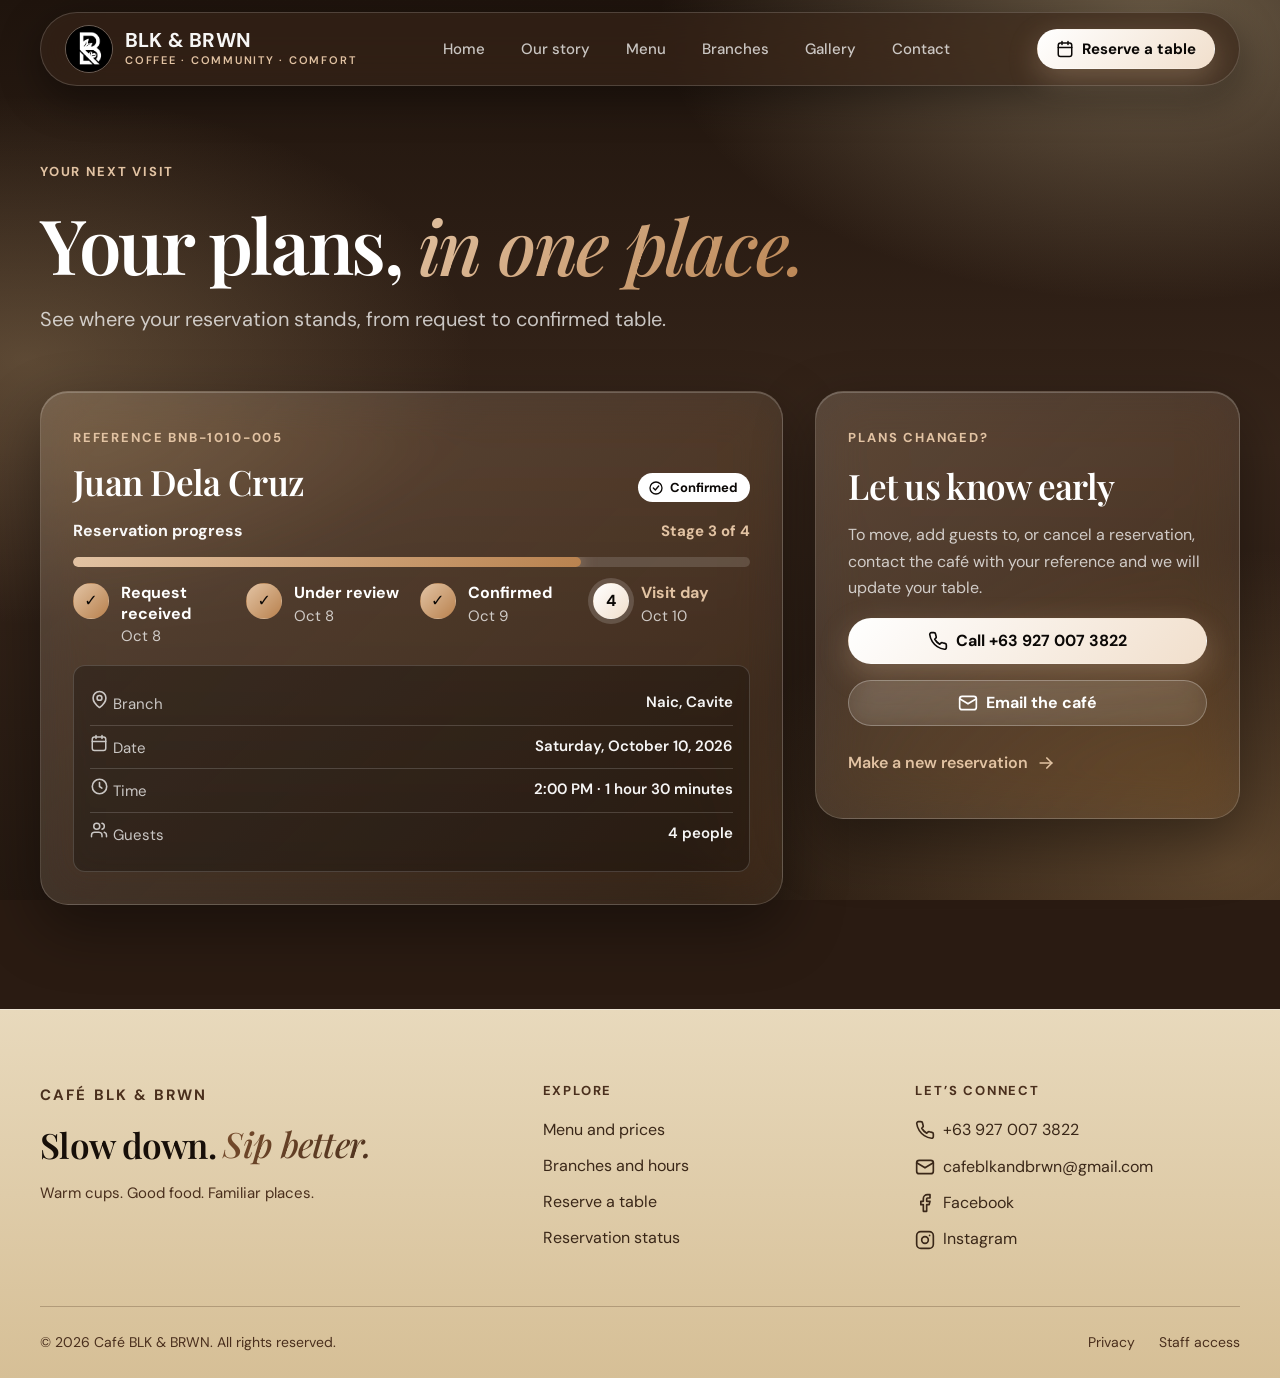
<file: track.html>
<!DOCTYPE html>
<html lang="en">
<head>
  <meta charset="utf-8">
  <meta name="viewport" content="width=device-width, initial-scale=1">
  <title>Reservation status | Café BLK &amp; BRWN</title>
  <meta name="description" content="Check the status of your Café BLK &amp; BRWN table reservation, from request received to confirmed.">
  <meta name="theme-color" content="#0b0806">
  <meta property="og:type" content="website">
  <meta property="og:title" content="Reservation status | Café BLK &amp; BRWN">
  <meta property="og:description" content="Check the status of your Café BLK &amp; BRWN table reservation, from request received to confirmed.">
  <meta property="og:image" content="assets/images/hero.jpg">
  <link rel="icon" href="assets/images/logo.jpg">
  <link rel="preload" href="assets/fonts/PlayfairDisplay-SemiBold.ttf" as="font" type="font/ttf" crossorigin>
  <link rel="stylesheet" href="style.css">
</head>
<body>
  <a class="skip-link" href="#main">Skip to content</a>

  <header class="site-header">
    <input class="nav-check" id="nav-check" type="checkbox" aria-label="Show or hide the menu">
    <a class="brand" href="index.html" aria-label="Café BLK &amp; BRWN, home">
      <img src="assets/images/logo.jpg" alt="" width="48" height="48">
      <span>
        <span class="brand__name">BLK &amp; BRWN</span>
        <span class="brand__tag">COFFEE · COMMUNITY · COMFORT</span>
      </span>
    </a>

    <nav class="site-nav" id="site-nav" aria-label="Main navigation">
        <ul>
          <li><a href="index.html">Home</a></li>
          <li><a href="about.html">Our story</a></li>
          <li><a href="menu.html">Menu</a></li>
          <li><a href="branches.html">Branches</a></li>
          <li><a href="gallery.html">Gallery</a></li>
          <li><a href="contact.html">Contact</a></li>
          <li class="nav-cta"><a class="btn btn--primary btn--sm" href="reserve.html"><span class="icon i-calendar" aria-hidden="true"></span> Reserve a table</a></li>
        </ul>
    </nav>

    <a class="btn btn--primary btn--sm btn--header" href="reserve.html"><span class="icon i-calendar" aria-hidden="true"></span> Reserve a table</a>
    <label class="nav-toggle" for="nav-check">
      <span class="icon i-menu" aria-hidden="true"></span>
      <span class="visually-hidden">Menu</span>
    </label>
  </header>

  <main id="main">
    <header class="container page-intro">
      <div class="stack">
        <p class="eyebrow">Your next visit</p>
        <h1>Your plans, <span class="accent">in one place.</span></h1>
        <p class="lead">See where your reservation stands, from request to confirmed table.</p>
      </div>
    </header>

    <section class="container section--tight" aria-labelledby="status-title">
      <div class="form-layout">
        <article class="glass card">
          <div class="section-head section-head--flush">
            <div class="stack">
              <p class="eyebrow">Reference BNB-1010-005</p>
              <h2 id="status-title" class="heading-lg">Juan Dela Cruz</h2>
            </div>
            <span class="status status--confirmed"><span class="icon i-check-circle" aria-hidden="true"></span> Confirmed</span>
          </div>

          <!-- Progress through the reservation process: 3 of 4 stages complete. -->
          <div>
            <div class="flow__head"><span>Reservation progress</span><span>Stage 3 of 4</span></div>
            <div class="progress" role="progressbar" aria-label="Reservation progress" aria-valuemin="0" aria-valuemax="100" aria-valuenow="75" style="--value: 75%">
              <span class="progress__fill"></span>
            </div>
            <ol class="steps steps--spaced" style="--count: 4">
              <li class="steps__item is-done"><div><strong>Request received</strong><span>Oct 8</span></div></li>
              <li class="steps__item is-done"><div><strong>Under review</strong><span>Oct 8</span></div></li>
              <li class="steps__item is-done"><div><strong>Confirmed</strong><span>Oct 9</span></div></li>
              <li class="steps__item is-current"><div><strong>Visit day</strong><span>Oct 10</span></div></li>
            </ol>
          </div>

          <div class="hours">
            <dl>
              <div><dt><span class="icon i-map-pin" aria-hidden="true"></span> Branch</dt><dd>Naic, Cavite</dd></div>
              <div><dt><span class="icon i-calendar" aria-hidden="true"></span> Date</dt><dd>Saturday, October 10, 2026</dd></div>
              <div><dt><span class="icon i-clock" aria-hidden="true"></span> Time</dt><dd>2:00 PM · 1 hour 30 minutes</dd></div>
              <div><dt><span class="icon i-users" aria-hidden="true"></span> Guests</dt><dd>4 people</dd></div>
            </dl>
          </div>
        </article>

        <aside class="glass card" aria-labelledby="change-title">
          <p class="eyebrow">Plans changed?</p>
          <h2 id="change-title" class="heading-lg">Let us know early</h2>
          <p>To move, add guests to, or cancel a reservation, contact the café with your reference and we will update your table.</p>
          <a class="btn btn--primary btn--block" href="tel:+639270073822"><span class="icon i-phone" aria-hidden="true"></span> Call +63 927 007 3822</a>
          <a class="btn btn--secondary btn--block" href="mailto:cafeblkandbrwn@gmail.com?subject=Reservation%20BNB-1010-005"><span class="icon i-mail" aria-hidden="true"></span> Email the café</a>
          <a class="text-link" href="reserve.html">Make a new reservation <span class="icon i-arrow-right" aria-hidden="true"></span></a>
        </aside>
      </div>
    </section>
  </main>

  <footer class="site-footer">
    <div class="container">
      <div class="footer-grid">
        <div class="stack">
          <p class="eyebrow">Café BLK &amp; BRWN</p>
          <h2>Slow down. <span class="accent">Sip better.</span></h2>
          <p>Warm cups. Good food. Familiar places.</p>
        </div>
        <nav aria-label="Explore">
          <h3>Explore</h3>
          <ul>
            <li><a href="menu.html">Menu and prices</a></li>
            <li><a href="branches.html">Branches and hours</a></li>
            <li><a href="reserve.html">Reserve a table</a></li>
            <li><a href="track.html">Reservation status</a></li>
          </ul>
        </nav>
        <div>
          <h3>Let’s connect</h3>
          <ul>
            <li><a href="tel:+639270073822"><span class="icon i-phone" aria-hidden="true"></span> +63 927 007 3822</a></li>
            <li><a href="mailto:cafeblkandbrwn@gmail.com"><span class="icon i-mail" aria-hidden="true"></span> cafeblkandbrwn@gmail.com</a></li>
            <li><a href="https://web.facebook.com/cafeblkandbrwn" target="_blank" rel="noopener"><span class="icon i-facebook" aria-hidden="true"></span> Facebook</a></li>
            <li><a href="https://www.instagram.com/cafeblkandbrwn/" target="_blank" rel="noopener"><span class="icon i-instagram" aria-hidden="true"></span> Instagram</a></li>
          </ul>
        </div>
      </div>
      <div class="footer-bottom">
        <span>© 2026 Café BLK &amp; BRWN. All rights reserved.</span>
        <ul>
          <li><a href="privacy.html">Privacy</a></li>
          <li><a href="staff.html">Staff access</a></li>
        </ul>
      </div>
    </div>
  </footer>
</body>
</html>
</file>
<file: style.css>
/* ==========================================================================
   Café BLK & BRWN: main stylesheet
   --------------------------------------------------------------------------
   Table of contents
   01. Fonts
   02. Design tokens (colour, type scale, spacing scale)
   03. Reset and base
   04. Typography
   05. Layout helpers
   06. Icons
   07. Buttons and links
   08. Glass surfaces
   09. Site header and navigation
   10. Hero
   11. Process steps and progress bars
   12. Menu cards
   13. Branch cards
   14. Gallery
   15. Forms
   16. Tables and status chips
   17. Admin dashboard
   18. Footer
   19. Responsive behaviour (breakpoints)
   20. Accessibility and print
   ========================================================================== */


/* 01. FONTS ---------------------------------------------------------------- */

@font-face { font-family: "DM Sans"; font-weight: 400; font-style: normal; font-display: swap; src: url("assets/fonts/DMSans-Regular.ttf") format("truetype"); }
@font-face { font-family: "DM Sans"; font-weight: 500; font-style: normal; font-display: swap; src: url("assets/fonts/DMSans-Medium.ttf") format("truetype"); }
@font-face { font-family: "DM Sans"; font-weight: 600; font-style: normal; font-display: swap; src: url("assets/fonts/DMSans-SemiBold.ttf") format("truetype"); }
@font-face { font-family: "DM Sans"; font-weight: 700; font-style: normal; font-display: swap; src: url("assets/fonts/DMSans-Bold.ttf") format("truetype"); }
@font-face { font-family: "Playfair Display"; font-weight: 500; font-style: normal; font-display: swap; src: url("assets/fonts/PlayfairDisplay-Medium.ttf") format("truetype"); }
@font-face { font-family: "Playfair Display"; font-weight: 600; font-style: normal; font-display: swap; src: url("assets/fonts/PlayfairDisplay-SemiBold.ttf") format("truetype"); }
@font-face { font-family: "Playfair Display"; font-weight: 700; font-style: normal; font-display: swap; src: url("assets/fonts/PlayfairDisplay-Bold.ttf") format("truetype"); }
@font-face { font-family: "Playfair Display"; font-weight: 500; font-style: italic; font-display: swap; src: url("assets/fonts/PlayfairDisplay-MediumItalic.ttf") format("truetype"); }
@font-face { font-family: "Playfair Display"; font-weight: 600; font-style: italic; font-display: swap; src: url("assets/fonts/PlayfairDisplay-SemiBoldItalic.ttf") format("truetype"); }


/* 02. DESIGN TOKENS -------------------------------------------------------- */

:root {
  /* Colour: black, brown and white, lifted with a light khaki family so the
     pages are not one flat dark brown. Brown is used as a gradient family so
     glass surfaces always have warm colour behind them to blur. */
  --black:       #0b0806;
  --espresso:    #170f09;
  --brown-900:   #261710;
  --brown-700:   #4a2f1d;
  --brown-500:   #7a4e2d;
  --caramel:     #b9824f;
  --latte:       #e2c3a3;
  --white:       #ffffff;

  /* Light khaki family: used for the call-to-action band, the footer and the
     tinted glass cards. Dark text (--espresso) sits on the lightest tones. */
  --khaki-100:   #f4ecdc;
  --khaki-200:   #e8d9bc;
  --khaki-300:   #d6bf96;
  --khaki-400:   #c2a578;
  --khaki-600:   #8c6b45;

  --text:        rgba(255, 255, 255, 0.96);
  --text-muted:  rgba(255, 255, 255, 0.74);
  --text-faint:  rgba(255, 255, 255, 0.56);
  --line:        rgba(255, 255, 255, 0.16);
  --line-strong: rgba(255, 255, 255, 0.28);

  --glass-bg:    linear-gradient(135deg, rgba(244, 236, 220, 0.18), rgba(214, 191, 150, 0.07));
  --glass-solid: rgba(58, 40, 27, 0.94);          /* fallback without blur */
  --brown-gradient: linear-gradient(135deg, #7a4e2d 0%, #4a2f1d 55%, #261710 100%);
  --caramel-gradient: linear-gradient(135deg, #e2c3a3 0%, #b9824f 100%);
  --cta-gradient: linear-gradient(135deg, #ffffff 0%, #f1dfcc 100%);
  --khaki-gradient: linear-gradient(135deg, #f1e6cf 0%, #d9c29b 55%, #c2a578 100%);

  /* Typography: modular scale, ratio 1.25 (major third), base 16px.
     The three largest steps are fluid between phone and desktop. */
  --font-body:    "DM Sans", system-ui, -apple-system, "Segoe UI", Arial, sans-serif;
  --font-heading: "Playfair Display", Georgia, "Times New Roman", serif;

  --step--1: 0.8125rem;                                         /* 13px  captions, labels */
  --step-0:  1rem;                                              /* 16px  body */
  --step-1:  1.25rem;                                           /* 20px  lead, card titles */
  --step-2:  1.5625rem;                                         /* 25px  small headings */
  --step-3:  clamp(1.75rem, 1.4rem + 1.2vw, 2.1875rem);        /* 28-35 h3 and prices */
  --step-4:  clamp(2.125rem, 1.6rem + 2vw, 3.0625rem);         /* 34-49 h2 */
  --step-5:  clamp(2.75rem, 1.9rem + 4vw, 4.75rem);            /* 44-76 h1 */
  --step-6:  clamp(3.5rem, 2rem + 7vw, 7rem);                  /* 56-112 hero + KPI numbers */

  /* Spacing: 8-point scale. Related items sit close (space-2 to space-4),
     groups sit further apart (space-5 to space-6), sections furthest (space-8). */
  --space-1: 0.25rem;
  --space-2: 0.5rem;
  --space-3: 0.75rem;
  --space-4: 1rem;
  --space-5: 1.5rem;
  --space-6: 2rem;
  --space-7: 3rem;
  --space-8: 4.5rem;
  --space-9: 7rem;

  --radius-sm: 12px;
  --radius-md: 20px;
  --radius-lg: 28px;
  --radius-pill: 999px;

  --container: 1200px;
  --gutter: clamp(1rem, 4vw, 2.5rem);
  --header-h: 84px;
  --tap: 44px;                                   /* minimum touch target */

  --shadow-glass: 0 24px 60px rgba(0, 0, 0, 0.38), inset 0 1px 0 rgba(255, 255, 255, 0.2);
  --shadow-cta:   0 10px 30px rgba(226, 195, 163, 0.28);
}


/* 03. RESET AND BASE ------------------------------------------------------- */

*, *::before, *::after { box-sizing: border-box; }

html {
  scroll-behavior: smooth;
  scroll-padding-top: calc(var(--header-h) + var(--space-5));
  -webkit-text-size-adjust: 100%;
}

body {
  margin: 0;
  min-height: 100vh;
  font: 400 var(--step-0)/1.65 var(--font-body);
  color: var(--text);
  background: #2a1b12;
  overflow-x: hidden;
}

/* Warm gradient field behind every page. It gives the glass something to blur. */
body::before {
  content: "";
  position: fixed;
  inset: 0;
  z-index: -1;
  background:
    radial-gradient(55% 45% at 90% 2%,  rgba(214, 191, 150, 0.42), transparent 70%),
    radial-gradient(50% 42% at 2% 40%,  rgba(194, 165, 120, 0.30), transparent 70%),
    radial-gradient(60% 50% at 96% 96%, rgba(140, 107, 69, 0.55),  transparent 70%),
    linear-gradient(180deg, #1f140d 0%, #36251a 50%, #241810 100%);
}

img { display: block; max-width: 100%; height: auto; }
a { color: inherit; text-decoration: none; }
ul, ol { margin: 0; padding: 0; list-style: none; }
h1, h2, h3, h4, p, dl, dd, figure, blockquote { margin: 0; }
address { font-style: normal; }
button, input, select, textarea { font: inherit; color: inherit; }
table { border-collapse: collapse; width: 100%; }


/* 04. TYPOGRAPHY ----------------------------------------------------------- */

h1, h2, h3, h4 {
  font-family: var(--font-heading);
  font-weight: 600;
  line-height: 1.15;
  letter-spacing: -0.02em;
  color: var(--white);
  text-wrap: balance;
}
h1 { font-size: var(--step-5); letter-spacing: -0.03em; }
h2 { font-size: var(--step-4); }
h3 { font-size: var(--step-1); letter-spacing: -0.01em; }
h4 { font-size: var(--step-0); font-family: var(--font-body); font-weight: 700; letter-spacing: 0; }

p { color: var(--text-muted); max-width: 62ch; }          /* readable line length */
.lead { font-size: var(--step-1); line-height: 1.55; color: var(--text); }
.muted { color: var(--text-muted); }
.small { font-size: var(--step--1); }

/* Eyebrow: small uppercase label that sits above a heading. */
.eyebrow {
  display: inline-flex;
  align-items: center;
  gap: var(--space-2);
  font-size: var(--step--1);
  font-weight: 700;
  letter-spacing: 0.14em;
  text-transform: uppercase;
  color: var(--latte);
}

/* Accent: brown-to-latte gradient text for the one word that matters. */
.accent {
  font-style: italic;
  font-weight: 500;
  background: var(--caramel-gradient);
  -webkit-background-clip: text;
  background-clip: text;
  color: transparent;
  /* The gradient only paints inside the element box, so give italic swashes and
     descenders (the p in "Sip") room, then cancel the extra space with margins. */
  padding: 0.06em 0.14em 0.18em 0.08em;
  margin: -0.06em -0.14em -0.18em -0.08em;
  -webkit-box-decoration-break: clone;
  box-decoration-break: clone;
}


/* 05. LAYOUT HELPERS ------------------------------------------------------- */

.container { width: min(var(--container), 100% - 2 * var(--gutter)); margin-inline: auto; }
.section { padding-block: var(--space-8); }
.section--tight { padding-block: var(--space-6); }
.stack > * + * { margin-top: var(--space-4); }
.stack--lg > * + * { margin-top: var(--space-5); }
.cluster { display: flex; flex-wrap: wrap; align-items: center; gap: var(--space-3) var(--space-5); }

.grid { display: grid; gap: var(--space-5); }
.grid--2 { grid-template-columns: repeat(2, minmax(0, 1fr)); }
.grid--3 { grid-template-columns: repeat(3, minmax(0, 1fr)); }
.grid--4 { grid-template-columns: repeat(4, minmax(0, 1fr)); }
.split { display: grid; grid-template-columns: 1.1fr 0.9fr; gap: var(--space-7); align-items: center; }

/* Section heading row: title on the left (scan start), action on the right. */
.section-head {
  display: flex;
  justify-content: space-between;
  align-items: flex-end;
  gap: var(--space-5);
  margin-bottom: var(--space-6);
}
.section-head .stack > * + * { margin-top: var(--space-3); }

/* Page intro: first block on every inner page. */
.page-intro { padding-block: var(--space-8) var(--space-5); }
.page-intro .stack > * + * { margin-top: var(--space-4); }
.page-intro .lead { max-width: 56ch; color: var(--text-muted); }


/* 06. ICONS ---------------------------------------------------------------- */
/* Icons are SVG files used as CSS masks, so they inherit the text colour. */

.icon {
  --icon: none;
  display: inline-block;
  flex: none;
  width: 1.25em;
  height: 1.25em;
  background-color: currentColor;
  -webkit-mask: var(--icon) center / contain no-repeat;
  mask: var(--icon) center / contain no-repeat;
}
.icon--lg { width: 1.75em; height: 1.75em; }
.i-arrow-right    { --icon: url("assets/icons/arrow-right.svg"); }
.i-arrow-up-right { --icon: url("assets/icons/arrow-up-right.svg"); }
.i-calendar       { --icon: url("assets/icons/calendar.svg"); }
.i-clock          { --icon: url("assets/icons/clock.svg"); }
.i-users          { --icon: url("assets/icons/users.svg"); }
.i-user           { --icon: url("assets/icons/user.svg"); }
.i-map-pin        { --icon: url("assets/icons/map-pin.svg"); }
.i-phone          { --icon: url("assets/icons/phone.svg"); }
.i-mail           { --icon: url("assets/icons/mail.svg"); }
.i-check          { --icon: url("assets/icons/check.svg"); }
.i-check-circle   { --icon: url("assets/icons/check-circle.svg"); }
.i-coffee         { --icon: url("assets/icons/coffee.svg"); }
.i-utensils       { --icon: url("assets/icons/utensils.svg"); }
.i-star           { --icon: url("assets/icons/star.svg"); }
.i-clipboard      { --icon: url("assets/icons/clipboard.svg"); }
.i-bar-chart      { --icon: url("assets/icons/bar-chart.svg"); }
.i-settings       { --icon: url("assets/icons/settings.svg"); }
.i-send           { --icon: url("assets/icons/send.svg"); }
.i-menu           { --icon: url("assets/icons/menu.svg"); }
.i-x              { --icon: url("assets/icons/x.svg"); }
.i-facebook       { --icon: url("assets/icons/facebook.svg"); }
.i-instagram      { --icon: url("assets/icons/instagram.svg"); }
.i-shield         { --icon: url("assets/icons/shield.svg"); }
.i-lock           { --icon: url("assets/icons/lock.svg"); }
.i-download       { --icon: url("assets/icons/download.svg"); }
.i-filter         { --icon: url("assets/icons/filter.svg"); }
.i-hourglass      { --icon: url("assets/icons/hourglass.svg"); }
.i-trending-up    { --icon: url("assets/icons/trending-up.svg"); }
.i-edit           { --icon: url("assets/icons/edit.svg"); }
.i-ban            { --icon: url("assets/icons/ban.svg"); }
.i-sparkles       { --icon: url("assets/icons/sparkles.svg"); }
.i-bell           { --icon: url("assets/icons/bell.svg"); }


/* 07. BUTTONS AND LINKS ---------------------------------------------------- */
/* One primary action per view: white gradient, dark text, soft glow.
   Secondary is glass with an outline. Tertiary is an underlined text link. */

.btn {
  display: inline-flex;
  align-items: center;
  justify-content: center;
  gap: var(--space-2);
  min-height: var(--tap);
  padding: 0.75rem 1.5rem;
  border: 1px solid transparent;
  border-radius: var(--radius-pill);
  font-size: var(--step-0);
  font-weight: 700;
  line-height: 1.2;
  text-align: center;
  cursor: pointer;
  transition: transform 0.2s ease, box-shadow 0.2s ease, background-color 0.2s ease;
}
.btn:hover { transform: translateY(-2px); }

.btn--primary {
  background: var(--cta-gradient);
  color: var(--black);
  box-shadow: var(--shadow-cta);
}
.btn--primary:hover { box-shadow: 0 14px 38px rgba(226, 195, 163, 0.42); }

.btn--secondary {
  background: rgba(255, 255, 255, 0.08);
  border-color: var(--line-strong);
  color: var(--white);
  backdrop-filter: blur(12px);
  -webkit-backdrop-filter: blur(12px);
}
.btn--secondary:hover { background: rgba(255, 255, 255, 0.16); }

.btn--sm { min-height: 40px; padding: 0.5rem 1.1rem; font-size: 0.9375rem; }
.btn--lg { min-height: 56px; padding: 1rem 2rem; font-size: var(--step-1); }
.btn--block { width: 100%; }

.text-link {
  display: inline-flex;
  align-items: center;
  gap: var(--space-2);
  min-height: var(--tap);
  font-weight: 600;
  color: var(--latte);
  border-bottom: 1px solid transparent;
}
.text-link:hover { color: var(--white); border-bottom-color: var(--white); }


/* 08. GLASS SURFACES ------------------------------------------------------- */

.glass {
  background: var(--glass-bg);
  border: 1px solid var(--line);
  border-radius: var(--radius-lg);
  box-shadow: var(--shadow-glass);
  backdrop-filter: blur(24px) saturate(140%);
  -webkit-backdrop-filter: blur(24px) saturate(140%);
}
@supports not ((backdrop-filter: blur(1px)) or (-webkit-backdrop-filter: blur(1px))) {
  .glass, .site-header { background: var(--glass-solid); }
}
.card { padding: var(--space-6); }
.card > * + * { margin-top: var(--space-4); }
/* Cards placed in a grid list stack their content instead of sitting in a row. */
.grid > li.card { flex-direction: column; align-items: flex-start; }
.grid > li.card > * { flex: none; }

/* Framed photo used beside text blocks. */
.photo-frame { padding: var(--space-3); }
.photo-frame img { width: 100%; border-radius: var(--radius-md); }

.heading-md { font-size: var(--step-2); }
.heading-lg { font-size: var(--step-3); }
.section-head--flush { margin-bottom: 0; }
.page-intro__actions { margin-top: var(--space-5); }

/* Light khaki band for the call to action on a page. It is the lightest block
   on the page, so it uses dark text and a dark primary button. */
.band {
  position: relative;
  overflow: hidden;
  padding: var(--space-7);
  border: 1px solid rgba(255, 255, 255, 0.5);
  border-radius: var(--radius-lg);
  background:
    radial-gradient(60% 120% at 100% 100%, rgba(255, 255, 255, 0.45), transparent 70%),
    var(--khaki-gradient);
  box-shadow: var(--shadow-glass);
  color: var(--espresso);
}
.band .cluster { margin-top: var(--space-5); }
.band h2, .band h3, .band .lead, .band .steps__item strong { color: var(--espresso); }
.band p, .band .steps__item span { color: #4a2f1d; }
.band .eyebrow, .band .text-link { color: var(--brown-700); }
.band .text-link:hover { color: var(--black); border-bottom-color: var(--black); }
.band .accent { background: linear-gradient(135deg, #7a4e2d, #4a2f1d); -webkit-background-clip: text; background-clip: text; }
.band .glass { background: rgba(255, 255, 255, 0.42); border-color: rgba(255, 255, 255, 0.7); box-shadow: 0 12px 32px rgba(74, 47, 29, 0.18), inset 0 1px 0 rgba(255, 255, 255, 0.7); }
.band .steps__item::before { background: var(--brown-700); border-color: transparent; color: var(--khaki-100); }
.band .btn--primary { background: var(--brown-gradient); color: var(--white); box-shadow: 0 10px 26px rgba(38, 23, 16, 0.35); }
.band .btn--secondary { background: rgba(255, 255, 255, 0.4); border-color: rgba(74, 47, 29, 0.35); color: var(--espresso); }
.band .btn--secondary:hover { background: rgba(255, 255, 255, 0.65); }

/* Icon in a round glass badge, used to lead cards. */
.icon-badge {
  display: inline-grid;
  flex: none;
  place-items: center;
  width: 48px;
  height: 48px;
  border-radius: 50%;
  background: rgba(255, 255, 255, 0.12);
  border: 1px solid var(--line-strong);
  color: var(--latte);
  font-size: 1.25rem;
}


/* 09. SITE HEADER AND NAVIGATION ------------------------------------------ */

.site-header {
  position: sticky;
  top: var(--space-3);
  z-index: 50;
  width: min(1320px, 100% - 2 * var(--gutter));
  margin: var(--space-3) auto 0;
  padding: var(--space-3) var(--space-5);
  display: flex;
  align-items: center;
  justify-content: space-between;
  gap: var(--space-5);
  border: 1px solid var(--line);
  border-radius: var(--radius-pill);
  background: rgba(54, 37, 26, 0.66);
  backdrop-filter: blur(24px) saturate(150%);
  -webkit-backdrop-filter: blur(24px) saturate(150%);
  box-shadow: 0 12px 40px rgba(0, 0, 0, 0.4);
}

.brand { display: flex; flex: none; align-items: center; gap: var(--space-3); white-space: nowrap; }
.brand img { width: 48px; height: 48px; border-radius: 50%; border: 1px solid var(--line-strong); }
.brand__name { display: block; font: 700 var(--step-1)/1.1 var(--font-body); letter-spacing: 0.01em; }
.brand__tag { display: block; font-size: 0.6875rem; font-weight: 600; letter-spacing: 0.16em; color: var(--latte); }

.site-nav ul { display: flex; align-items: center; gap: var(--space-1); }
.site-nav a {
  display: inline-flex;
  align-items: center;
  min-height: var(--tap);
  padding: 0 var(--space-4);
  border-radius: var(--radius-pill);
  font-size: 0.9375rem;
  font-weight: 500;
  white-space: nowrap;
  color: var(--text-muted);
  transition: background-color 0.2s, color 0.2s;
}
.site-nav a:hover { color: var(--white); background: rgba(255, 255, 255, 0.1); }
/* The reserve button inside the menu keeps its own dark-on-light colours. */
.site-nav .btn--primary, .site-nav .btn--primary:hover { background: var(--cta-gradient); color: var(--black); font-weight: 700; }
.site-nav a[aria-current="page"] { color: var(--white); background: rgba(255, 255, 255, 0.16); font-weight: 700; }

.btn--header { flex: none; white-space: nowrap; }
.nav-cta { display: none; }

/* Mobile menu without JavaScript: a visually hidden checkbox holds the open or
   closed state and the label next to it is the visible button. */
.nav-check { position: absolute; width: 1px; height: 1px; opacity: 0; pointer-events: none; }
.nav-toggle {
  display: none;
  align-items: center;
  justify-content: center;
  width: var(--tap);
  height: var(--tap);
  border: 1px solid var(--line-strong);
  border-radius: 50%;
  background: rgba(255, 255, 255, 0.08);
  cursor: pointer;
}
.nav-check:focus-visible ~ .nav-toggle { outline: 3px solid var(--white); outline-offset: 3px; }


/* 10. HERO ----------------------------------------------------------------- */

.hero { position: relative; padding-block: var(--space-8) var(--space-7); }
.hero__grid { display: grid; grid-template-columns: 1.05fr 0.95fr; gap: var(--space-7); align-items: center; }
.hero h1 { font-size: var(--step-6); line-height: 1.1; letter-spacing: -0.035em; }
.hero__copy > * + * { margin-top: var(--space-5); }
.hero__copy .lead { max-width: 34ch; }

.hero__stats {
  display: flex;
  flex-wrap: wrap;
  gap: var(--space-5) var(--space-7);
  padding-top: var(--space-5);
  border-top: 1px solid var(--line);
}
.hero__stats dt { font-size: var(--step--1); letter-spacing: 0.1em; text-transform: uppercase; color: var(--text-faint); }
.hero__stats dd { font: 600 var(--step-3)/1.1 var(--font-heading); color: var(--white); }

.hero__media { position: relative; padding: var(--space-3); border-radius: var(--radius-lg); }
.hero__media img { width: 100%; aspect-ratio: 1; object-fit: cover; border-radius: var(--radius-md); }
.hero__caption {
  position: absolute;
  left: var(--space-5);
  bottom: var(--space-5);
  max-width: 52%;
  padding: var(--space-3) var(--space-4);
  border-radius: var(--radius-md);
  background: rgba(36, 24, 16, 0.58);
}
.hero__caption p { font: 600 var(--step-1)/1.25 var(--font-heading); color: var(--white); }

/* Three short reassurance points under the hero. */
.facts { display: grid; grid-template-columns: repeat(3, 1fr); gap: var(--space-5); }
.fact { display: flex; gap: var(--space-4); align-items: flex-start; padding: var(--space-5); background: linear-gradient(135deg, rgba(232, 217, 188, 0.26), rgba(194, 165, 120, 0.10)); }
.fact > div { min-width: 0; }
.fact h3 { font-size: var(--step-1); margin-bottom: var(--space-1); }
.fact p { font-size: 0.9375rem; }


/* 11. PROCESS STEPS AND PROGRESS BARS ------------------------------------- */

/* Progress bar: used on any multi-step process. */
.progress {
  height: 10px;
  border-radius: var(--radius-pill);
  background: rgba(255, 255, 255, 0.14);
  overflow: hidden;
}
.progress__fill {
  display: block;
  height: 100%;
  width: var(--value, 0%);
  border-radius: inherit;
  background: var(--caramel-gradient);
  box-shadow: 0 0 16px rgba(226, 195, 163, 0.6);
  transition: width 0.4s ease;
}

/* Flow header: sits at the top of the reservation form. */
.flow {
  position: sticky;
  top: calc(var(--header-h) + var(--space-3));
  z-index: 20;
  padding: var(--space-4) var(--space-5);
  border-radius: var(--radius-md);
  background: rgba(20, 13, 9, 0.82);
}
.flow__head { display: flex; justify-content: space-between; align-items: baseline; margin-bottom: var(--space-3); font-weight: 700; }
.flow__head span:last-child { color: var(--latte); font-size: 0.9375rem; }

/* Numbered steps. Horizontal on desktop, vertical on phones. */
.steps { display: grid; grid-template-columns: repeat(var(--count, 3), 1fr); gap: var(--space-4); counter-reset: step; }
.steps__item { position: relative; display: flex; gap: var(--space-3); align-items: flex-start; }
.steps__item::before {
  counter-increment: step;
  content: counter(step);
  flex: none;
  display: grid;
  place-items: center;
  width: 36px;
  height: 36px;
  border-radius: 50%;
  border: 1px solid var(--line-strong);
  background: rgba(255, 255, 255, 0.1);
  font-weight: 700;
  color: var(--latte);
}
.steps--spaced { margin-top: var(--space-4); }
.flow .steps__item { align-items: center; }
.steps__item strong { display: block; color: var(--white); line-height: 1.3; }
.steps__item span { display: block; font-size: 0.9375rem; color: var(--text-muted); }
.steps__item.is-done::before { content: "\2713"; background: var(--caramel-gradient); border-color: transparent; color: var(--black); }
.steps__item.is-current::before { background: var(--cta-gradient); border-color: transparent; color: var(--black); box-shadow: 0 0 0 5px rgba(255, 255, 255, 0.16); }
.steps__item.is-current strong { color: var(--latte); }

/* Booking banner on the home page: stepper inside brown glass. */
.how { display: grid; grid-template-columns: 0.9fr 1.1fr; gap: var(--space-7); align-items: center; }
.how .steps { grid-template-columns: 1fr; gap: var(--space-5); }
.how .glass { padding: var(--space-6); }


/* 12. MENU CARDS ----------------------------------------------------------- */

.category-nav {
  position: sticky;
  top: calc(var(--header-h) + var(--space-3));
  z-index: 30;
  margin-top: var(--space-5);
  padding: var(--space-2);
  border-radius: var(--radius-pill);
  background: rgba(20, 13, 9, 0.78);
}
.category-nav ul { display: flex; flex-wrap: wrap; justify-content: center; gap: var(--space-1); }
.category-nav a {
  display: inline-flex;
  align-items: center;
  gap: var(--space-2);
  min-height: 40px;
  padding: 0 var(--space-4);
  border-radius: var(--radius-pill);
  font-size: 0.9375rem;
  font-weight: 600;
  color: var(--text-muted);
}
.category-nav a:hover { color: var(--white); background: rgba(255, 255, 255, 0.12); }

.menu-section { padding-top: var(--space-8); }
.menu-section .section-head { margin-bottom: var(--space-5); }
.price-from { font-size: 0.9375rem; font-weight: 600; color: var(--latte); white-space: nowrap; }

.menu-grid { display: grid; grid-template-columns: repeat(auto-fill, minmax(230px, 1fr)); gap: var(--space-5); }

.menu-grid > li, .branch-grid > li, .grid > li { display: flex; }
.menu-grid > li > *, .branch-grid > li > *, .grid > li > * { flex: 1; min-width: 0; }

.menu-card { position: relative; display: flex; flex-direction: column; padding: var(--space-3); border-radius: var(--radius-md); background: linear-gradient(160deg, rgba(232, 217, 188, 0.20), rgba(140, 107, 69, 0.14)); transition: transform 0.25s ease, border-color 0.25s ease; }
.menu-card:hover { transform: translateY(-4px); border-color: var(--line-strong); }
.menu-card__photo { position: relative; }
.menu-card__photo img { width: 100%; aspect-ratio: 1; object-fit: cover; border-radius: var(--radius-sm); }
.menu-card__body { display: flex; flex-direction: column; flex: 1; gap: var(--space-2); padding: var(--space-4) var(--space-2) var(--space-2); }
.menu-card h3 { font-family: var(--font-body); font-weight: 700; font-size: var(--step-1); line-height: 1.25; letter-spacing: 0; }
.menu-card__note { font-size: 0.875rem; color: var(--text-muted); }

/* Price is the loudest element on a menu card: large, white, bottom-left. */
.price { margin-top: auto; padding-top: var(--space-3); border-top: 1px solid var(--line); font: 700 var(--step-3)/1 var(--font-body); letter-spacing: -0.02em; color: var(--white); }
.price__currency { margin-right: 2px; font-size: 0.6em; font-weight: 600; color: var(--latte); vertical-align: 0.15em; }

.price__from { margin-right: 4px; font-size: 0.8125rem; font-weight: 600; letter-spacing: 0.06em; text-transform: uppercase; color: var(--latte); }

.badge {
  position: absolute;
  top: var(--space-3);
  left: var(--space-3);
  display: inline-flex;
  align-items: center;
  gap: 6px;
  padding: 5px 12px;
  border-radius: var(--radius-pill);
  background: var(--cta-gradient);
  color: var(--black);
  font-size: 0.75rem;
  font-weight: 700;
  box-shadow: 0 4px 14px rgba(0, 0, 0, 0.35);
}
.badge--dark { background: rgba(15, 9, 6, 0.7); color: var(--white); border: 1px solid var(--line-strong); backdrop-filter: blur(10px); }

.menu-footnote { padding-top: var(--space-7); }
.menu-footnote p { font-size: 0.9375rem; }


/* 13. BRANCH CARDS --------------------------------------------------------- */

.branch-grid { display: grid; grid-template-columns: repeat(auto-fill, minmax(330px, 1fr)); gap: var(--space-5); }
.branch-card { display: flex; flex-direction: column; padding: var(--space-3); border-radius: var(--radius-lg); }
.branch-card__photo { position: relative; }
.branch-card__photo img { width: 100%; aspect-ratio: 16 / 10; object-fit: cover; border-radius: var(--radius-md); }
.branch-card__body { display: flex; flex-direction: column; flex: 1; gap: var(--space-4); padding: var(--space-5) var(--space-3) var(--space-3); }
.branch-card__place { display: flex; align-items: center; gap: var(--space-2); color: var(--text-muted); font-size: 0.9375rem; }
.branch-card__place .icon { color: var(--latte); }

.hours { padding: var(--space-4); border-radius: var(--radius-sm); background: rgba(0, 0, 0, 0.28); border: 1px solid var(--line); }
.hours__title { display: flex; align-items: center; gap: var(--space-2); margin-bottom: var(--space-3); font-size: var(--step--1); font-weight: 700; letter-spacing: 0.12em; text-transform: uppercase; color: var(--latte); }
.hours dl > div { display: flex; justify-content: space-between; gap: var(--space-4); padding: var(--space-2) 0; }
.hours dl > div + div { border-top: 1px solid var(--line); }
.hours dt { color: var(--text-muted); font-size: 0.9375rem; }
.hours dd { font-weight: 600; text-align: right; font-size: 0.9375rem; }
.hours__note { margin-top: var(--space-3); font-size: 0.875rem; }

.branch-card__actions { display: flex; flex-wrap: wrap; align-items: center; gap: var(--space-3); margin-top: auto; }
.branch-card__actions .text-link { margin-left: auto; }


/* 14. GALLERY -------------------------------------------------------------- */

.gallery { columns: 3 280px; column-gap: var(--space-5); }
.gallery figure { break-inside: avoid; margin-bottom: var(--space-5); padding: var(--space-2); border-radius: var(--radius-md); }
.gallery img { width: 100%; border-radius: var(--radius-sm); }
.gallery figcaption { padding: var(--space-3) var(--space-2) var(--space-1); font-size: var(--step--1); letter-spacing: 0.1em; text-transform: uppercase; color: var(--text-muted); }


/* 15. FORMS ---------------------------------------------------------------- */
/* Input types match their data (email, tel, date, time, number), phone numbers
   use a country prefix, and every field shares one visual style. */

.form-layout { display: grid; grid-template-columns: 1.4fr 0.8fr; gap: var(--space-6); align-items: start; }
.form { display: grid; gap: var(--space-6); }
.fieldset { display: grid; gap: var(--space-4); padding: 0; margin: 0; border: 0; min-width: 0; }
.fieldset__title { display: flex; align-items: center; gap: var(--space-3); padding: 0; margin-bottom: var(--space-1); font: 600 var(--step-2)/1.2 var(--font-heading); color: var(--white); }
.fieldset__title .icon-badge { width: 40px; height: 40px; font-size: 1.1rem; }
.fields { align-items: start; display: grid; grid-template-columns: repeat(2, minmax(0, 1fr)); gap: var(--space-4); }
.field { display: grid; gap: var(--space-2); }
.field--full { grid-column: 1 / -1; }
.field__label { font-size: 0.9375rem; font-weight: 600; color: var(--white); }
.field__label small { font-weight: 400; color: var(--text-faint); font-size: 0.8125rem; }
.field__hint { font-size: 0.8125rem; color: var(--text-faint); }

.input, .select, .textarea {
  width: 100%;
  min-height: 52px;
  padding: 0.75rem 1rem;
  border: 1px solid var(--line-strong);
  border-radius: var(--radius-sm);
  background: rgba(0, 0, 0, 0.32);
  color: var(--white);
  font-size: var(--step-0);
  transition: border-color 0.2s, background-color 0.2s;
}
.input::placeholder, .textarea::placeholder { color: var(--text-faint); }
.input:hover, .select:hover, .textarea:hover { border-color: rgba(255, 255, 255, 0.45); }
.input:focus, .select:focus, .textarea:focus { outline: none; border-color: var(--latte); background: rgba(0, 0, 0, 0.45); box-shadow: 0 0 0 4px rgba(226, 195, 163, 0.22); }
.textarea { min-height: 120px; resize: vertical; }
.select { appearance: none; -webkit-appearance: none; padding-right: 2.75rem; background-image: url("data:image/svg+xml,%3Csvg xmlns='http://www.w3.org/2000/svg' viewBox='0 0 24 24' fill='none' stroke='%23e2c3a3' stroke-width='2.5' stroke-linecap='round' stroke-linejoin='round'%3E%3Cpath d='m6 9 6 6 6-6'/%3E%3C/svg%3E"); background-repeat: no-repeat; background-position: right 1rem center; background-size: 18px; }
.select option { color: #000; }
.input[type="date"], .input[type="time"] { color-scheme: dark; }

/* Phone field: fixed country prefix + number input, as one control. */
.input-group { display: flex; border: 1px solid var(--line-strong); border-radius: var(--radius-sm); background: rgba(0, 0, 0, 0.32); transition: border-color 0.2s, box-shadow 0.2s; }
.input-group:focus-within { border-color: var(--latte); box-shadow: 0 0 0 4px rgba(226, 195, 163, 0.22); }
.input-group__prefix { display: inline-flex; align-items: center; gap: var(--space-2); padding: 0 var(--space-4); border-right: 1px solid var(--line-strong); font-weight: 600; white-space: nowrap; color: var(--latte); }
.input-group .input { border: 0; background: transparent; box-shadow: none; }

.form-actions { display: flex; flex-wrap: wrap; align-items: center; gap: var(--space-4) var(--space-5); padding-top: var(--space-5); border-top: 1px solid var(--line); }
.form-actions p { font-size: 0.875rem; max-width: 36ch; }

.aside-list > li { display: flex; gap: var(--space-3); padding-block: var(--space-3); }
.aside-list > li + li { border-top: 1px solid var(--line); }
.aside-list .icon { margin-top: 3px; color: var(--latte); }


/* 16. TABLES AND STATUS CHIPS --------------------------------------------- */

.table-wrap { overflow-x: auto; border-radius: var(--radius-md); }
.data-table { font-size: 0.9375rem; text-align: left; }
.data-table caption { padding: 0 0 var(--space-3); text-align: left; font-size: 0.9375rem; color: var(--text-muted); }
.data-table th { padding: var(--space-3) var(--space-3); font-size: var(--step--1); font-weight: 700; letter-spacing: 0.1em; text-transform: uppercase; color: var(--latte); border-bottom: 1px solid var(--line-strong); white-space: nowrap; }
.data-table td { padding: var(--space-4) var(--space-3); border-bottom: 1px solid var(--line); vertical-align: middle; }
.data-table tbody tr:last-child td { border-bottom: 0; }
.data-table tbody tr:hover { background: rgba(255, 255, 255, 0.05); }
.data-table td:nth-child(2), .data-table td:nth-child(4) { white-space: nowrap; }
.data-table .num { text-align: right; font-variant-numeric: tabular-nums; }
.data-table .ref { font-variant-numeric: tabular-nums; color: var(--text-muted); white-space: nowrap; }
.data-table strong { color: var(--white); }
.data-table tr.needs-review { background: rgba(226, 195, 163, 0.1); box-shadow: inset 3px 0 0 var(--latte); }

/* Status chips never rely on colour alone: each has an icon and a label. */
.status { display: inline-flex; align-items: center; gap: 6px; padding: 4px 12px 4px 10px; border-radius: var(--radius-pill); font-size: 0.8125rem; font-weight: 700; white-space: nowrap; }
.status--confirmed { background: var(--white); color: var(--black); }
.status--pending   { background: var(--caramel-gradient); color: var(--black); }
.status--cancelled { background: transparent; color: var(--text-muted); border: 1px solid var(--line-strong); }

.row-actions { display: flex; flex-wrap: nowrap; gap: var(--space-2); }
.row-actions .btn--sm { padding-inline: 0.85rem; }
.btn--icon { width: 40px; padding-inline: 0; }


/* 17. ADMIN DASHBOARD ------------------------------------------------------ */

.dash { display: grid; grid-template-columns: 240px minmax(0, 1fr); gap: var(--space-6); align-items: start; padding-bottom: var(--space-8); }
.dash__nav { position: sticky; top: calc(var(--header-h) + var(--space-5)); padding: var(--space-3); border-radius: var(--radius-md); }
.dash__nav a { display: flex; align-items: center; gap: var(--space-3); min-height: var(--tap); padding: 0 var(--space-4); border-radius: var(--radius-sm); font-weight: 600; color: var(--text-muted); }
.dash__nav a:hover, .dash__nav a:focus-visible { background: rgba(255, 255, 255, 0.12); color: var(--white); }
.dash__main { min-width: 0; }
.dash__main > section + section { margin-top: var(--space-8); }
.dash__title { display: flex; justify-content: space-between; align-items: flex-end; gap: var(--space-5); flex-wrap: wrap; margin-bottom: var(--space-6); }
.dash__title h2 { font-size: var(--step-3); }

/* KPI cards: oversized numbers so the three things staff check first can be
   read from across the counter. Awaiting review is the brightest card. */
.kpi-grid { display: grid; grid-template-columns: repeat(3, minmax(0, 1fr)); gap: var(--space-5); }
.kpi { position: relative; display: flex; flex-direction: column; gap: var(--space-2); padding: var(--space-6); overflow: hidden; }
.kpi__label { display: flex; align-items: center; gap: var(--space-3); font-size: var(--step-0); font-weight: 700; letter-spacing: 0.04em; text-transform: uppercase; color: var(--latte); }
.kpi__value { font: 700 var(--step-6)/1 var(--font-body); letter-spacing: -0.05em; color: var(--white); font-variant-numeric: tabular-nums; }
.kpi__meta { font-size: 0.9375rem; color: var(--text-muted); }
.kpi--alert { background: linear-gradient(135deg, rgba(226, 195, 163, 0.34), rgba(185, 130, 79, 0.16)); border-color: rgba(226, 195, 163, 0.7); }
.kpi--alert .kpi__label { color: var(--white); }
.kpi__tag { align-self: flex-start; margin-top: var(--space-2); }

.mini-stats { display: grid; grid-template-columns: repeat(4, minmax(0, 1fr)); gap: var(--space-4); margin-top: var(--space-5); }
.mini-stat { padding: var(--space-4) var(--space-5); border-radius: var(--radius-md); }
.mini-stat dt { font-size: 0.8125rem; color: var(--text-muted); }
.mini-stat dd { font: 700 var(--step-2)/1.2 var(--font-body); color: var(--white); }

.dash__title > .legend, .dash__title > p { max-width: 100%; }
.legend { display: flex; flex-wrap: wrap; gap: var(--space-3) var(--space-5); font-size: 0.875rem; color: var(--text-muted); }
.legend li { display: flex; align-items: center; gap: var(--space-2); }
.swatch { width: 12px; height: 12px; border-radius: 3px; background: var(--c, var(--white)); border: 1px solid var(--line-strong); }

/* Reports: three chart types, all built from plain CSS so they print and scale. */
.report-grid { display: grid; grid-template-columns: repeat(2, minmax(0, 1fr)); gap: var(--space-5); }
.report { padding: var(--space-5); }
.report > * + * { margin-top: var(--space-4); }
.report h3 { font-size: var(--step-1); }
.report--wide { grid-column: 1 / -1; }

.columns { display: grid; grid-template-columns: repeat(var(--count, 7), 1fr); gap: var(--space-3); align-items: end; height: 220px; }
.columns li { display: flex; flex-direction: column; justify-content: flex-end; align-items: center; gap: var(--space-2); height: 100%; font-size: 0.875rem; color: var(--text-muted); text-align: center; }
.columns b { color: var(--white); font-size: var(--step-0); font-variant-numeric: tabular-nums; }
.columns i { display: block; width: 100%; max-width: 56px; height: var(--v); min-height: 6px; border-radius: 8px 8px 3px 3px; background: var(--caramel-gradient); }
.columns .is-today i { background: var(--cta-gradient); box-shadow: 0 0 18px rgba(255, 255, 255, 0.35); }
.columns .is-today { color: var(--white); font-weight: 700; }

.hbars > li { display: grid; grid-template-columns: 9.5rem 1fr 2.5rem; align-items: center; gap: var(--space-3); padding-block: var(--space-2); font-size: 0.9375rem; }
.hbars b { text-align: right; font-variant-numeric: tabular-nums; }
.hbars .track { height: 12px; border-radius: var(--radius-pill); background: rgba(255, 255, 255, 0.12); overflow: hidden; }
.hbars .track i { display: block; height: 100%; width: var(--v); border-radius: inherit; background: var(--caramel-gradient); }

.donut-row { display: flex; align-items: center; gap: var(--space-6); flex-wrap: wrap; }
.donut { position: relative; flex: none; width: 168px; height: 168px; border-radius: 50%; background: conic-gradient(var(--white) 0 var(--a), var(--latte) var(--a) var(--b), var(--brown-500) var(--b) 100%); }
.donut::after { content: attr(data-total); position: absolute; inset: 24px; display: grid; place-items: center; border-radius: 50%; background: var(--espresso); font: 700 var(--step-3)/1 var(--font-body); color: var(--white); }
.donut-legend li { display: grid; grid-template-columns: 14px 1fr auto; align-items: center; gap: var(--space-3); padding-block: var(--space-2); font-size: 0.9375rem; }
.donut-legend b { font-variant-numeric: tabular-nums; }

.customer-grid { display: grid; grid-template-columns: repeat(auto-fill, minmax(260px, 1fr)); gap: var(--space-4); }
.customer { display: grid; grid-template-columns: auto 1fr; gap: var(--space-3) var(--space-4); align-items: center; padding: var(--space-5); border-radius: var(--radius-md); }
.avatar { display: grid; place-items: center; width: 52px; height: 52px; border-radius: 50%; background: var(--brown-gradient); border: 1px solid var(--line-strong); font-weight: 700; color: var(--latte); }
.customer h3 { font-family: var(--font-body); font-size: var(--step-0); font-weight: 700; }
.customer p { font-size: 0.875rem; }
.customer dl { grid-column: 1 / -1; display: flex; justify-content: space-between; padding-top: var(--space-3); border-top: 1px solid var(--line); font-size: 0.875rem; }
.customer dt { color: var(--text-faint); }
.customer dd { font-weight: 700; color: var(--white); }

.control-grid { display: grid; grid-template-columns: repeat(2, minmax(0, 1fr)); gap: var(--space-5); }
.control { padding: var(--space-5); border: 1px solid var(--line); }
.control__head .fieldset__title { margin: 0; }
.control > * + * { margin-top: var(--space-4); }
.control--wide { grid-column: 1 / -1; }
.control__head { display: flex; align-items: center; gap: var(--space-3); }
.control__head h3 { font-size: var(--step-1); }
.capacity-row { display: grid; grid-template-columns: 1fr 120px; align-items: center; gap: var(--space-4); padding-block: var(--space-2); }
.capacity-row + .capacity-row { border-top: 1px solid var(--line); }
.capacity-row label { font-weight: 600; }
.capacity-row small { display: block; font-weight: 400; color: var(--text-faint); }

/* Toggle switch built from a checkbox, so it works with a keyboard and a screen reader. */
.toggle { position: relative; display: flex; align-items: center; justify-content: space-between; gap: var(--space-4); padding-block: var(--space-3); }
.toggle + .toggle { border-top: 1px solid var(--line); }
.toggle span small { display: block; color: var(--text-faint); }
.toggle input { position: absolute; opacity: 0; width: 1px; height: 1px; }
.toggle__switch { position: relative; flex: none; width: 52px; height: 30px; border-radius: var(--radius-pill); background: rgba(255, 255, 255, 0.18); border: 1px solid var(--line-strong); transition: background-color 0.2s; }
.toggle__switch::after { content: ""; position: absolute; top: 3px; left: 3px; width: 22px; height: 22px; border-radius: 50%; background: var(--white); transition: transform 0.2s; }
.toggle input:checked + .toggle__switch { background: var(--caramel-gradient); }
.toggle input:checked + .toggle__switch::after { transform: translateX(22px); }
.toggle input:focus-visible + .toggle__switch { outline: 3px solid var(--white); outline-offset: 3px; }

.save-bar { display: flex; flex-wrap: wrap; align-items: center; justify-content: space-between; gap: var(--space-4); padding: var(--space-4) var(--space-5); margin-top: var(--space-5); border-radius: var(--radius-md); }


/* 18. FOOTER --------------------------------------------------------------- */

.site-footer { margin-top: var(--space-8); padding-block: var(--space-8) var(--space-5); border-top: 1px solid rgba(255, 255, 255, 0.6); background: linear-gradient(180deg, var(--khaki-200) 0%, var(--khaki-300) 100%); color: var(--espresso); }
.site-footer h2, .site-footer h3 { color: var(--espresso); }
.site-footer p { color: #4a2f1d; }
.site-footer .eyebrow { color: var(--brown-700); }
.site-footer .accent { background: linear-gradient(135deg, #7a4e2d, #4a2f1d); -webkit-background-clip: text; background-clip: text; }
.footer-grid { display: grid; grid-template-columns: 1.4fr 1fr 1fr; gap: var(--space-7); }
.footer-grid h2 { font-size: var(--step-3); }
.footer-grid h3 { margin-bottom: var(--space-3); font: 700 var(--step--1)/1.4 var(--font-body); letter-spacing: 0.14em; text-transform: uppercase; color: var(--brown-700); }
.footer-grid li a { display: inline-flex; align-items: center; gap: var(--space-2); min-height: 36px; color: #3a2718; overflow-wrap: anywhere; }
.footer-grid li a:hover { color: var(--black); text-decoration: underline; text-underline-offset: 3px; }
.footer-grid .stack p { font-size: 0.9375rem; }
.footer-bottom { display: flex; justify-content: space-between; flex-wrap: wrap; gap: var(--space-3) var(--space-5); margin-top: var(--space-7); padding-top: var(--space-5); border-top: 1px solid rgba(74, 47, 29, 0.28); font-size: 0.875rem; color: #4a2f1d; }
.footer-bottom ul { display: flex; gap: var(--space-5); }
.footer-bottom a:hover { color: var(--black); text-decoration: underline; text-underline-offset: 3px; }

/* Prose pages (privacy). */
.prose { max-width: 70ch; }
.prose > * + * { margin-top: var(--space-4); }
.prose h2 { margin-top: var(--space-7); font-size: var(--step-3); }
.prose h2:first-child { margin-top: 0; }
.prose a { color: var(--latte); text-decoration: underline; text-underline-offset: 3px; }


/* 19. RESPONSIVE BEHAVIOUR ------------------------------------------------- */
/* Breakpoints: 1100 (navigation collapses to a menu button), 900 (grids stack), 720 (tablets portrait and phones), 480 (small phones).
   Grids that use auto-fill/auto-fit reflow on their own between these. */

@media (max-width: 1100px) {
  :root { --header-h: 76px; }
  .dash { grid-template-columns: minmax(0, 1fr); }
  .dash__nav { position: sticky; top: calc(var(--header-h) + var(--space-3)); z-index: 20; padding: var(--space-2); border-radius: var(--radius-pill); background: rgba(54, 37, 26, 0.86); }
  .dash__nav ul { display: flex; gap: var(--space-1); overflow-x: auto; }
  .dash__nav a { white-space: nowrap; padding-inline: var(--space-4); }
  .mini-stats { grid-template-columns: repeat(2, minmax(0, 1fr)); }
  .footer-grid { gap: var(--space-6); }

  /* Navigation collapses to a menu button. The checkbox state shows or hides it. */
  .site-header { border-radius: var(--radius-lg); flex-wrap: wrap; padding: var(--space-3) var(--space-4); }
  .site-header .btn--header { display: none; }
  .nav-toggle { display: inline-flex; margin-left: auto; }
  .site-nav { display: none; order: 3; width: 100%; }
  .nav-check:checked ~ .site-nav { display: block; }
  .nav-check:checked ~ .nav-toggle .i-menu { --icon: url("assets/icons/x.svg"); }
  .nav-cta { display: block; padding-top: var(--space-2); }
  .nav-cta .btn { width: 100%; }
  .site-nav ul { flex-direction: column; align-items: stretch; padding-top: var(--space-3); }
  .site-nav a { padding: 0 var(--space-4); }
}

@media (max-width: 900px) {
  .hero__grid, .how, .split, .form-layout { grid-template-columns: 1fr; }
  .hero__media { max-width: 560px; }
  .facts, .grid--3 { grid-template-columns: 1fr; }
  .grid--4 { grid-template-columns: repeat(2, minmax(0, 1fr)); }
  .kpi-grid { grid-template-columns: 1fr; }
  .report-grid, .control-grid { grid-template-columns: 1fr; }
  .flow { position: static; }
  .footer-grid { grid-template-columns: 1fr 1fr; }
  .footer-grid > :first-child { grid-column: 1 / -1; }
}

@media (max-width: 720px) {
  .section { padding-block: var(--space-7); }
  .page-intro { padding-block: var(--space-7) var(--space-4); }
  .section-head { flex-direction: column; align-items: flex-start; }
  .grid--2 { grid-template-columns: 1fr; }
  .steps { grid-template-columns: 1fr; }
  .fields { grid-template-columns: 1fr; }
  .band { padding: var(--space-6) var(--space-5); }
  .category-nav { position: static; border-radius: var(--radius-md); }
  .category-nav ul { justify-content: flex-start; overflow-x: auto; flex-wrap: nowrap; }
  .category-nav a { white-space: nowrap; }
  .menu-grid { grid-template-columns: repeat(2, minmax(0, 1fr)); gap: var(--space-3); }
  .menu-card h3 { font-size: 1rem; }
  .branch-grid { grid-template-columns: 1fr; }
  .hbars > li { grid-template-columns: 7rem 1fr 2rem; }
  .columns { height: 180px; gap: var(--space-2); }

  /* Tables become stacked cards so nothing scrolls sideways. */
  .data-table thead { position: absolute; width: 1px; height: 1px; overflow: hidden; clip: rect(0 0 0 0); }
  .data-table, .data-table tbody, .data-table tr, .data-table td { display: block; }
  .data-table tr { padding: var(--space-3) var(--space-4); border-bottom: 1px solid var(--line); }
  .data-table td { display: flex; justify-content: space-between; gap: var(--space-4); padding: var(--space-2) 0; border: 0; text-align: right; }
  .data-table td::before { content: attr(data-label); flex: none; font-size: var(--step--1); font-weight: 700; letter-spacing: 0.08em; text-transform: uppercase; color: var(--latte); text-align: left; }
  .data-table .num { text-align: right; }
  .row-actions { justify-content: flex-end; }
}

@media (max-width: 480px) {
  .brand__tag { display: none; }
  .brand img { width: 40px; height: 40px; }
  .brand__name { font-size: var(--step-0); }
  .menu-grid { grid-template-columns: 1fr; }
  .footer-grid { grid-template-columns: 1fr; }
  .hero__stats { gap: var(--space-4) var(--space-6); }
  .mini-stats { grid-template-columns: 1fr 1fr; }
  .form-actions .btn { width: 100%; }
  .capacity-row { grid-template-columns: 1fr 96px; }
  .donut-row { justify-content: center; }
}


/* 20. ACCESSIBILITY AND PRINT --------------------------------------------- */

.skip-link { position: absolute; left: var(--space-4); top: -100px; z-index: 100; padding: var(--space-3) var(--space-4); border-radius: var(--radius-sm); background: var(--white); color: var(--black); font-weight: 700; }
.skip-link:focus { top: var(--space-3); }

:focus-visible { outline: 3px solid var(--white); outline-offset: 3px; }
.visually-hidden { position: absolute; width: 1px; height: 1px; overflow: hidden; clip: rect(0 0 0 0); white-space: nowrap; }

@media (prefers-reduced-motion: reduce) {
  html { scroll-behavior: auto; }
  *, *::before, *::after { transition: none !important; animation: none !important; }
}

@media print {
  body { background: #fff; color: #000; }
  body::before, .site-header, .site-footer, .btn, .dash__nav, .category-nav, .flow { display: none !important; }
  .glass { background: none; border: 1px solid #999; box-shadow: none; backdrop-filter: none; }
  h1, h2, h3, h4, p, td, th, dt, dd { color: #000 !important; }
  .container { width: 100%; }
}
</file>
